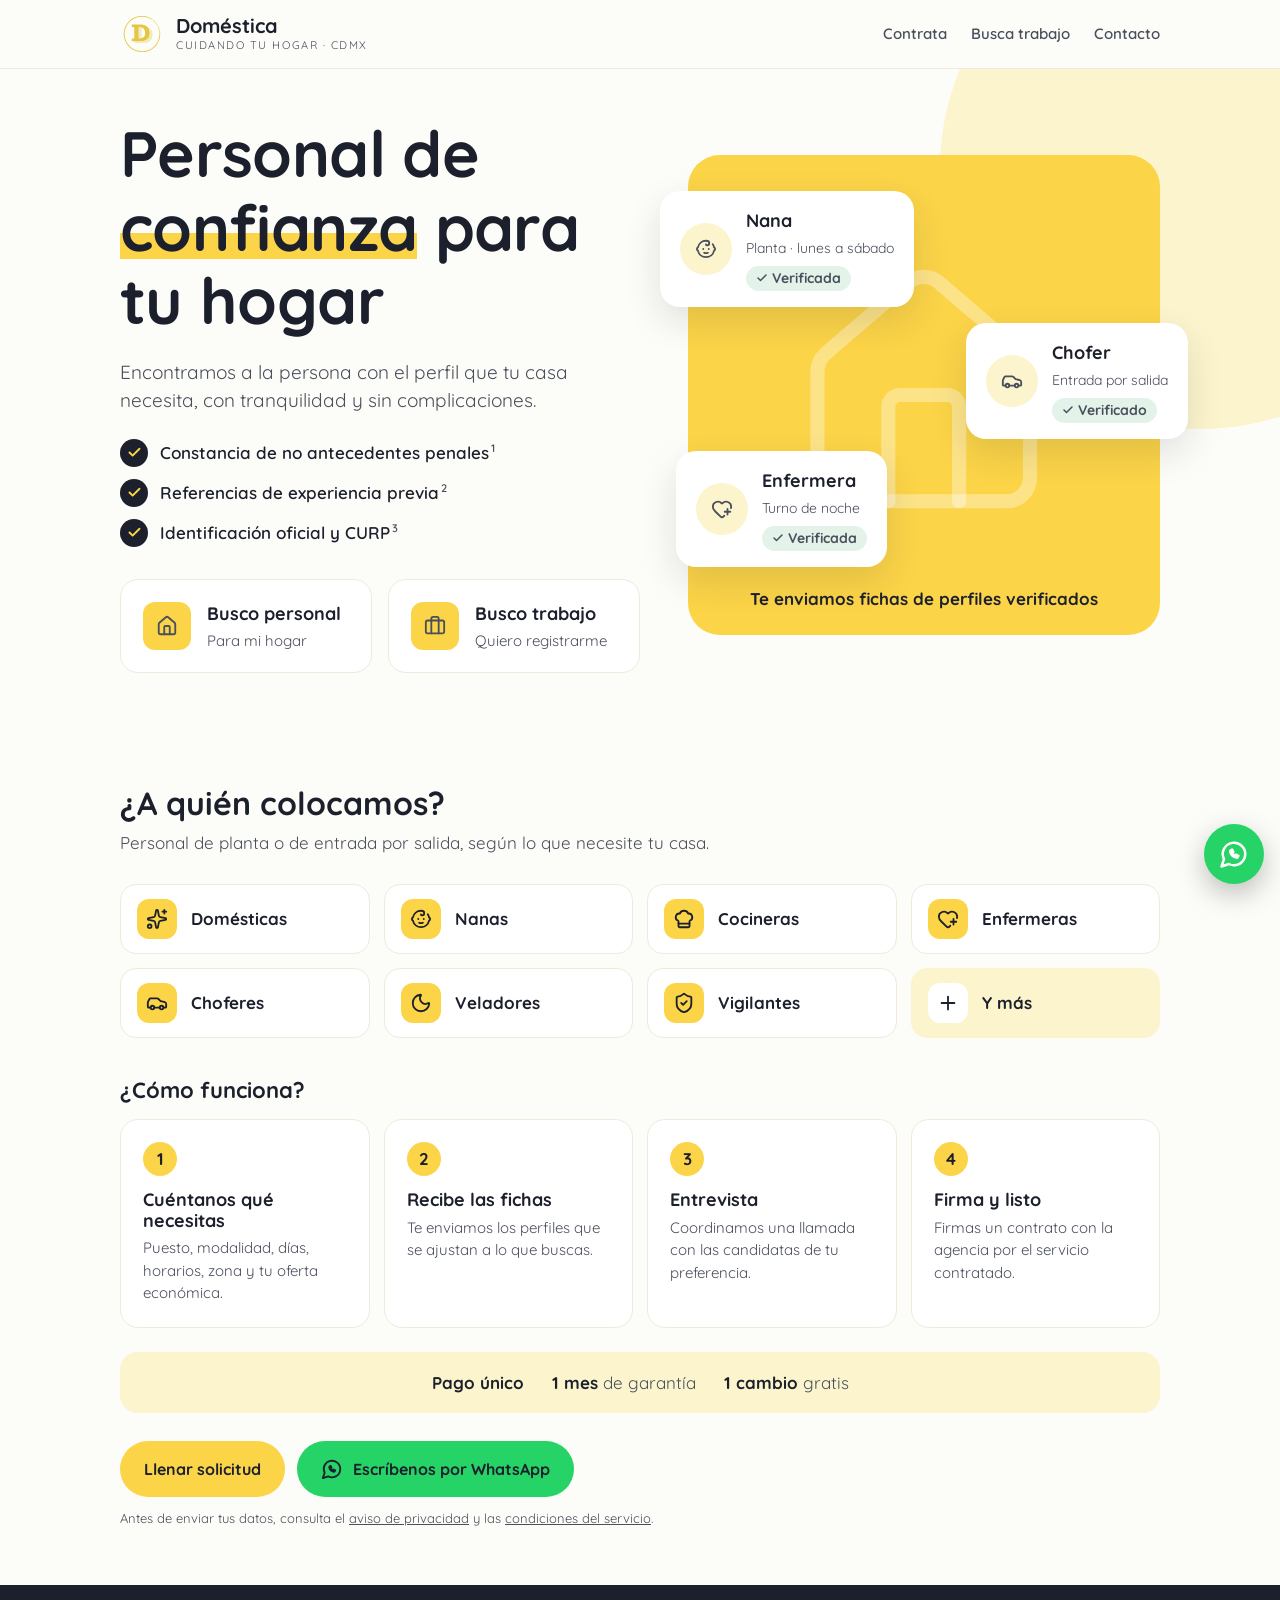
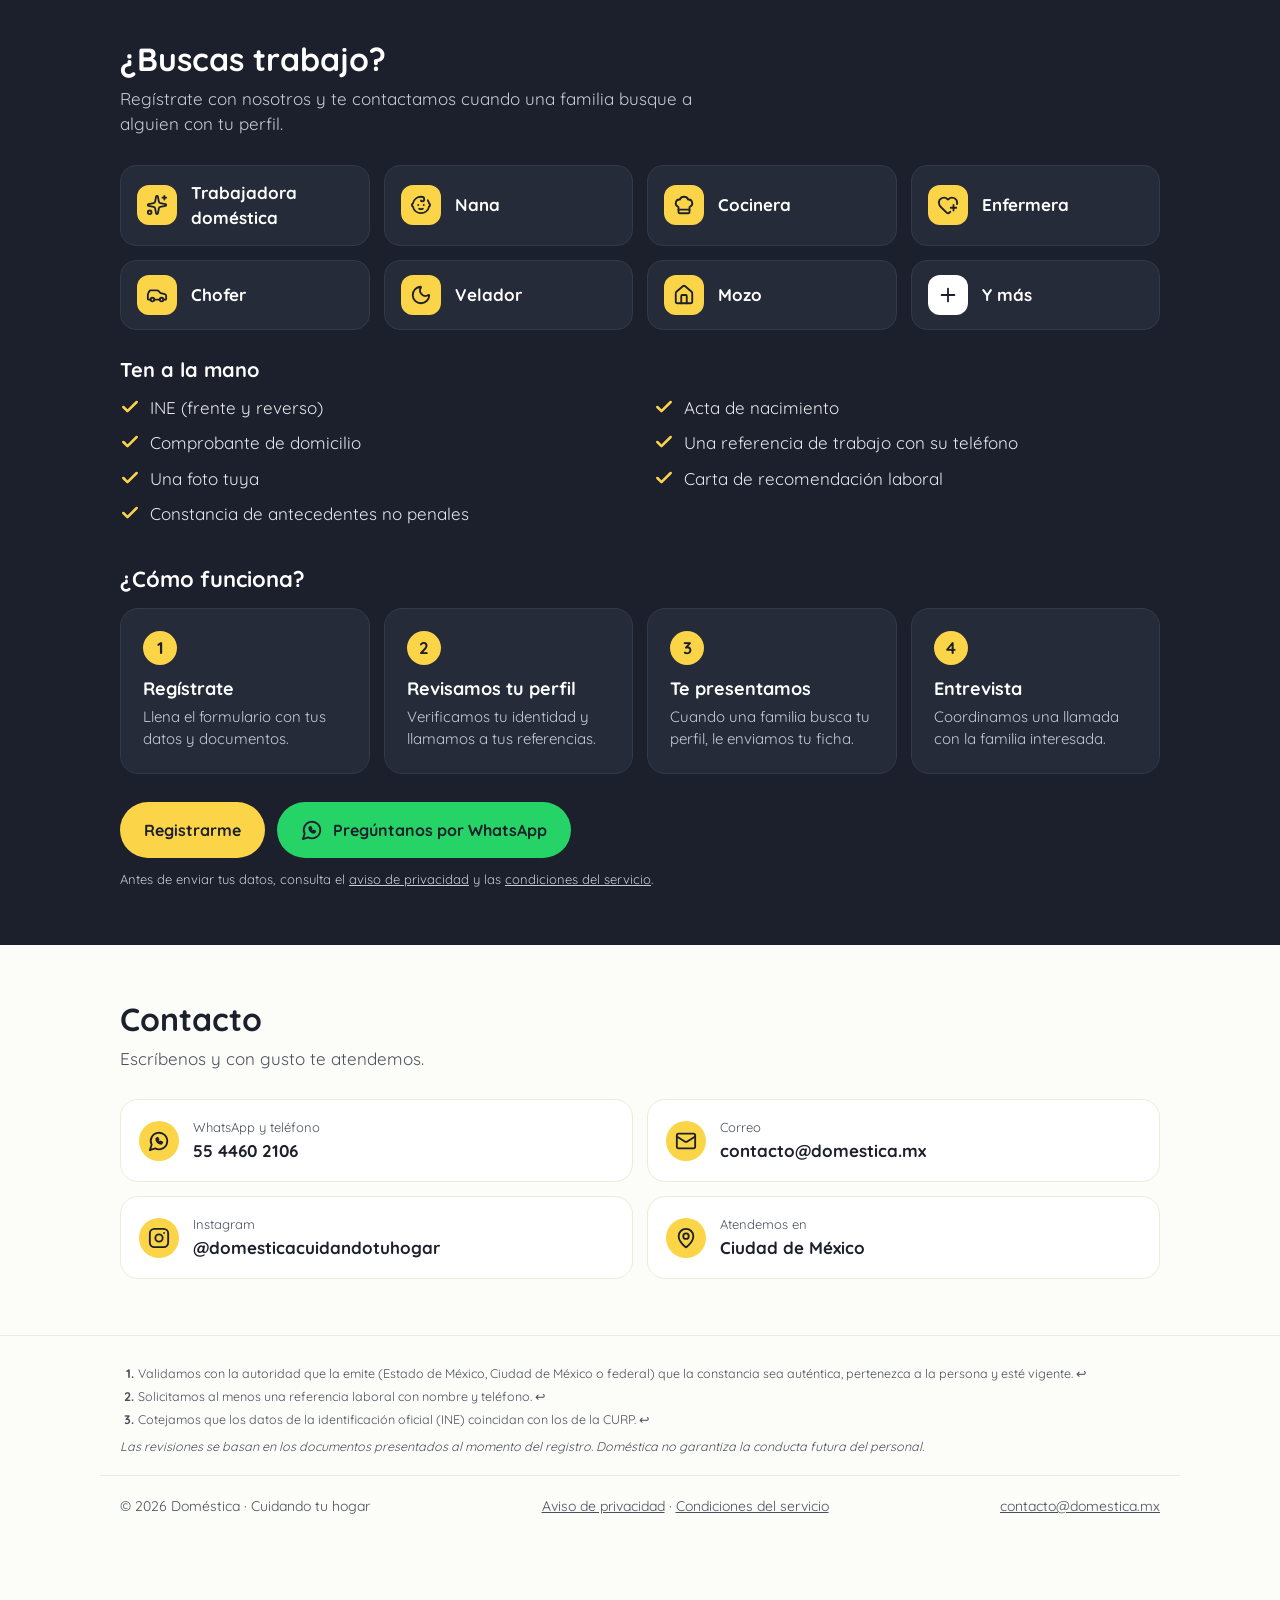
<file: index.html>
<!doctype html>
<html lang="es-MX">
<head>
  <meta charset="utf-8">
  <meta name="viewport" content="width=device-width, initial-scale=1">
  <title>Agencia de personal doméstico en CDMX · Doméstica</title>
  <meta name="description" content="Agencia de personal doméstico en CDMX: domésticas, nanas, cocineras, enfermeras, choferes y más. Personal verificado, 1 mes de garantía.">
  <meta property="og:title" content="Doméstica · Cuidando tu hogar">
  <meta property="og:description" content="Personal de confianza para tu hogar en CDMX. Y si buscas trabajo, regístrate con nosotros.">
  <meta property="og:url" content="https://domestica.mx/">
  <meta property="og:locale" content="es_MX">
  <meta property="og:type" content="website">
  <meta property="og:site_name" content="Doméstica">
  <meta property="og:image" content="https://domestica.mx/assets/og.png">
  <meta property="og:image:width" content="1200">
  <meta property="og:image:height" content="630">
  <meta property="og:image:alt" content="Doméstica · Personal de confianza para tu hogar en CDMX">
  <meta name="twitter:card" content="summary_large_image">
  <link rel="canonical" href="https://domestica.mx/">
  <link rel="icon" href="assets/logo.svg" type="image/svg+xml">
  <link rel="preload" href="assets/fonts/quicksand.ttf" as="font" type="font/ttf" crossorigin>
  <link rel="stylesheet" href="styles.css?v=2026-10-19d">
  <script type="application/ld+json">
  {
    "@context": "https://schema.org",
    "@type": "EmploymentAgency",
    "name": "Doméstica",
    "alternateName": "Doméstica Cuidando tu Hogar",
    "legalName": "Organización Blacktrex, S.A. de C.V.",
    "url": "https://domestica.mx/",
    "logo": "https://domestica.mx/assets/logo.svg",
    "image": "https://domestica.mx/assets/og.png",
    "description": "Agencia de personal doméstico en CDMX: domésticas, nanas, cocineras, enfermeras, choferes y más.",
    "telephone": "+52 55 4460 2106",
    "email": "contacto@domestica.mx",
    "areaServed": { "@type": "City", "name": "Ciudad de México" },
    "sameAs": ["https://www.instagram.com/domesticacuidandotuhogar/"]
  }
  </script>
</head>
<body>
  <!-- Icons: Lucide (ISC, assets/LICENSE-lucide.txt); whatsapp and instagram are simplified outlines. -->
  <svg width="0" height="0" style="position:absolute" aria-hidden="true">
    <symbol id="i-check" viewBox="0 0 24 24"><path d="M20 6 9 17l-5-5"/></symbol>
    <symbol id="i-sparkles" viewBox="0 0 24 24"><path d="M11.017 2.814a1 1 0 0 1 1.966 0l1.051 5.558a2 2 0 0 0 1.594 1.594l5.558 1.051a1 1 0 0 1 0 1.966l-5.558 1.051a2 2 0 0 0-1.594 1.594l-1.051 5.558a1 1 0 0 1-1.966 0l-1.051-5.558a2 2 0 0 0-1.594-1.594l-5.558-1.051a1 1 0 0 1 0-1.966l5.558-1.051a2 2 0 0 0 1.594-1.594z"/><path d="M20 2v4"/><path d="M22 4h-4"/><circle cx="4" cy="20" r="2"/></symbol>
    <symbol id="i-baby" viewBox="0 0 24 24"><path d="M10 16c.5.3 1.2.5 2 .5s1.5-.2 2-.5"/><path d="M15 12h.01"/><path d="M19.38 6.813A9 9 0 0 1 20.8 10.2a2 2 0 0 1 0 3.6 9 9 0 0 1-17.6 0 2 2 0 0 1 0-3.6A9 9 0 0 1 12 3c2 0 3.5 1.1 3.5 2.5s-.9 2.5-2 2.5c-.8 0-1.5-.4-1.5-1"/><path d="M9 12h.01"/></symbol>
    <symbol id="i-chef" viewBox="0 0 24 24"><path d="M17 21a1 1 0 0 0 1-1v-5.35c0-.457.316-.844.727-1.041a4 4 0 0 0-2.134-7.589 5 5 0 0 0-9.186 0 4 4 0 0 0-2.134 7.588c.411.198.727.585.727 1.041V20a1 1 0 0 0 1 1Z"/><path d="M6 17h12"/></symbol>
    <symbol id="i-heart-plus" viewBox="0 0 24 24"><path d="m14.479 19.374-.971.939a2 2 0 0 1-3 .019L5 15c-1.5-1.5-3-3.2-3-5.5a5.5 5.5 0 0 1 9.591-3.676.56.56 0 0 0 .818 0A5.49 5.49 0 0 1 22 9.5a5.2 5.2 0 0 1-.219 1.49"/><path d="M15 15h6"/><path d="M18 12v6"/></symbol>
    <symbol id="i-car" viewBox="0 0 24 24"><path d="M19 17h2c.6 0 1-.4 1-1v-3c0-.9-.7-1.7-1.5-1.9C18.7 10.6 16 10 16 10s-1.3-1.4-2.2-2.3c-.5-.4-1.1-.7-1.8-.7H5c-.6 0-1.1.4-1.4.9l-1.4 2.9A3.7 3.7 0 0 0 2 12v4c0 .6.4 1 1 1h2"/><circle cx="7" cy="17" r="2"/><path d="M9 17h6"/><circle cx="17" cy="17" r="2"/></symbol>
    <symbol id="i-moon" viewBox="0 0 24 24"><path d="M20.985 12.486a9 9 0 1 1-9.473-9.472c.405-.022.617.46.402.803a6 6 0 0 0 8.268 8.268c.344-.215.825-.004.803.401"/></symbol>
    <symbol id="i-shield" viewBox="0 0 24 24"><path d="M20 13c0 5-3.5 7.5-7.66 8.95a1 1 0 0 1-.67-.01C7.5 20.5 4 18 4 13V6a1 1 0 0 1 1-1c2 0 4.5-1.2 6.24-2.72a1.17 1.17 0 0 1 1.52 0C14.51 3.81 17 5 19 5a1 1 0 0 1 1 1z"/><path d="m9 12 2 2 4-4"/></symbol>
    <symbol id="i-plus" viewBox="0 0 24 24"><path d="M5 12h14"/><path d="M12 5v14"/></symbol>
    <symbol id="i-house" viewBox="0 0 24 24"><path d="M15 21v-8a1 1 0 0 0-1-1h-4a1 1 0 0 0-1 1v8"/><path d="M3 10a2 2 0 0 1 .709-1.528l7-6a2 2 0 0 1 2.582 0l7 6A2 2 0 0 1 21 10v9a2 2 0 0 1-2 2H5a2 2 0 0 1-2-2z"/></symbol>
    <symbol id="i-briefcase" viewBox="0 0 24 24"><path d="M16 20V4a2 2 0 0 0-2-2h-4a2 2 0 0 0-2 2v16"/><rect width="20" height="14" x="2" y="6" rx="2"/></symbol>
    <symbol id="i-phone" viewBox="0 0 24 24"><path d="M13.832 16.568a1 1 0 0 0 1.213-.303l.355-.465A2 2 0 0 1 17 15h3a2 2 0 0 1 2 2v3a2 2 0 0 1-2 2A18 18 0 0 1 2 4a2 2 0 0 1 2-2h3a2 2 0 0 1 2 2v3a2 2 0 0 1-.8 1.6l-.468.351a1 1 0 0 0-.292 1.233 14 14 0 0 0 6.392 6.384"/></symbol>
    <symbol id="i-mail" viewBox="0 0 24 24"><path d="m22 7-8.991 5.727a2 2 0 0 1-2.009 0L2 7"/><rect x="2" y="4" width="20" height="16" rx="2"/></symbol>
    <symbol id="i-pin" viewBox="0 0 24 24"><path d="M20 10c0 4.993-5.539 10.193-7.399 11.799a1 1 0 0 1-1.202 0C9.539 20.193 4 14.993 4 10a8 8 0 0 1 16 0"/><circle cx="12" cy="10" r="3"/></symbol>
    <symbol id="i-whatsapp" viewBox="0 0 24 24"><path d="M7.9 20A9 9 0 1 0 4 16.1L2 22Z"/><path d="M9 9.5c0 3 2.5 5.5 5.5 5.5l1-1.5-2-1-1 1c-1-.4-1.6-1-2-2l1-1-1-2L9 9.5Z"/></symbol>
    <symbol id="i-instagram" viewBox="0 0 24 24"><rect x="2" y="2" width="20" height="20" rx="5"/><circle cx="12" cy="12" r="4"/><path d="M17.5 6.5h.01"/></symbol>
  </svg>

  <header class="site-header">
    <div class="wrap">
      <a class="brand" href="#inicio">
        <img src="assets/logo.svg" alt="" width="44" height="44">
        <div>
          <div class="brand-name">Doméstica</div>
          <div class="brand-tag">Cuidando tu hogar · CDMX</div>
        </div>
      </a>
      <nav class="nav" aria-label="Secciones">
        <a href="#contratar">Contrata</a>
        <a href="#trabajar">Busca trabajo</a>
        <a href="#contacto">Contacto</a>
      </nav>
    </div>
  </header>

  <main>
    <section class="hero" id="inicio">
      <div class="wrap hero-grid">
        <div>
          <h1>Personal de <span class="mark">confianza</span> para tu hogar</h1>
          <p class="lead">Encontramos a la persona con el perfil que tu casa necesita, con tranquilidad y sin complicaciones.</p>
          <ul class="checks">
            <li><span class="check-dot"><svg class="icon"><use href="#i-check"/></svg></span><span>Constancia de no antecedentes penales<sup><a href="#nota-1" id="ref-1">1</a></sup></span></li>
            <li><span class="check-dot"><svg class="icon"><use href="#i-check"/></svg></span><span>Referencias de experiencia previa<sup><a href="#nota-2" id="ref-2">2</a></sup></span></li>
            <li><span class="check-dot"><svg class="icon"><use href="#i-check"/></svg></span><span>Identificación oficial y CURP<sup><a href="#nota-3" id="ref-3">3</a></sup></span></li>
          </ul>
          <div class="split">
            <a href="#contratar">
              <span class="tile-icon"><svg class="icon"><use href="#i-house"/></svg></span>
              <div><strong>Busco personal</strong><span>Para mi hogar</span></div>
            </a>
            <a href="#trabajar">
              <span class="tile-icon"><svg class="icon"><use href="#i-briefcase"/></svg></span>
              <div><strong>Busco trabajo</strong><span>Quiero registrarme</span></div>
            </a>
          </div>
        </div>

        <div class="hero-art" aria-hidden="true">
          <svg class="icon house"><use href="#i-house"/></svg>
          <div class="person-card">
            <span class="avatar"><svg class="icon"><use href="#i-baby"/></svg></span>
            <div><strong>Nana</strong><span>Planta · lunes a sábado</span><br><span class="badge"><svg class="icon"><use href="#i-check"/></svg>Verificada</span></div>
          </div>
          <div class="person-card">
            <span class="avatar"><svg class="icon"><use href="#i-car"/></svg></span>
            <div><strong>Chofer</strong><span>Entrada por salida</span><br><span class="badge"><svg class="icon"><use href="#i-check"/></svg>Verificado</span></div>
          </div>
          <div class="person-card">
            <span class="avatar"><svg class="icon"><use href="#i-heart-plus"/></svg></span>
            <div><strong>Enfermera</strong><span>Turno de noche</span><br><span class="badge"><svg class="icon"><use href="#i-check"/></svg>Verificada</span></div>
          </div>
          <p class="caption">Te enviamos fichas de perfiles verificados</p>
        </div>
      </div>
    </section>

    <section id="contratar">
      <div class="wrap">
        <h2 class="section-title">¿A quién colocamos?</h2>
        <p class="section-lead">Personal de planta o de entrada por salida, según lo que necesite tu casa.</p>
        <div class="tiles">
          <a class="tile" href="empleadas-domesticas.html"><span class="tile-icon"><svg class="icon"><use href="#i-sparkles"/></svg></span>Domésticas</a>
          <a class="tile" href="nanas.html"><span class="tile-icon"><svg class="icon"><use href="#i-baby"/></svg></span>Nanas</a>
          <a class="tile" href="cocineras.html"><span class="tile-icon"><svg class="icon"><use href="#i-chef"/></svg></span>Cocineras</a>
          <a class="tile" href="enfermeras-cuidadoras.html"><span class="tile-icon"><svg class="icon"><use href="#i-heart-plus"/></svg></span>Enfermeras</a>
          <a class="tile" href="choferes.html"><span class="tile-icon"><svg class="icon"><use href="#i-car"/></svg></span>Choferes</a>
          <a class="tile" href="veladores.html"><span class="tile-icon"><svg class="icon"><use href="#i-moon"/></svg></span>Veladores</a>
          <div class="tile"><span class="tile-icon"><svg class="icon"><use href="#i-shield"/></svg></span>Vigilantes</div>
          <div class="tile more"><span class="tile-icon"><svg class="icon"><use href="#i-plus"/></svg></span>Y más</div>
        </div>

        <h2 class="section-title subhead">¿Cómo funciona?</h2>
        <div class="steps">
          <div class="step"><h3>Cuéntanos qué necesitas</h3><p>Puesto, modalidad, días, horarios, zona y tu oferta económica.</p></div>
          <div class="step"><h3>Recibe las fichas</h3><p>Te enviamos los perfiles que se ajustan a lo que buscas.</p></div>
          <div class="step"><h3>Entrevista</h3><p>Coordinamos una llamada con las candidatas de tu preferencia.</p></div>
          <div class="step"><h3>Firma y listo</h3><p>Firmas un contrato con la agencia por el servicio contratado.</p></div>
        </div>

        <p class="price">
          <span><b>Pago único</b></span>
          <span><b>1 mes</b> de garantía</span>
          <span><b>1 cambio</b> gratis</span>
        </p>

        <div class="btn-row cta">
          <a class="btn btn-primary" href="solicitud.html">Llenar solicitud</a>
          <a class="btn btn-wa" href="https://wa.me/525544602106?text=Hola%2C%20me%20interesa%20contratar%20personal%20para%20mi%20hogar." target="_blank" rel="noopener"><svg class="icon"><use href="#i-whatsapp"/></svg>Escríbenos por WhatsApp</a>
        </div>
        <p class="form-note">Antes de enviar tus datos, consulta el <a href="privacidad.html">aviso de privacidad</a> y las <a href="condiciones.html">condiciones del servicio</a>.</p>
      </div>
    </section>

    <section class="workers" id="trabajar">
      <div class="wrap">
        <h2 class="section-title">¿Buscas trabajo?</h2>
        <p class="section-lead">Regístrate con nosotros y te contactamos cuando una familia busque a alguien con tu perfil.</p>

        <div class="tiles">
          <div class="tile"><span class="tile-icon"><svg class="icon"><use href="#i-sparkles"/></svg></span>Trabajadora doméstica</div>
          <div class="tile"><span class="tile-icon"><svg class="icon"><use href="#i-baby"/></svg></span>Nana</div>
          <div class="tile"><span class="tile-icon"><svg class="icon"><use href="#i-chef"/></svg></span>Cocinera</div>
          <div class="tile"><span class="tile-icon"><svg class="icon"><use href="#i-heart-plus"/></svg></span>Enfermera</div>
          <div class="tile"><span class="tile-icon"><svg class="icon"><use href="#i-car"/></svg></span>Chofer</div>
          <div class="tile"><span class="tile-icon"><svg class="icon"><use href="#i-moon"/></svg></span>Velador</div>
          <div class="tile"><span class="tile-icon"><svg class="icon"><use href="#i-house"/></svg></span>Mozo</div>
          <div class="tile more"><span class="tile-icon"><svg class="icon"><use href="#i-plus"/></svg></span>Y más</div>
        </div>

        <div class="docs">
          <div>
            <h3>Ten a la mano</h3>
            <ul>
              <li><svg class="icon"><use href="#i-check"/></svg>INE (frente y reverso)</li>
              <li><svg class="icon"><use href="#i-check"/></svg>Acta de nacimiento</li>
              <li><svg class="icon"><use href="#i-check"/></svg>Comprobante de domicilio</li>
              <li><svg class="icon"><use href="#i-check"/></svg>Una referencia de trabajo con su teléfono</li>
              <li><svg class="icon"><use href="#i-check"/></svg>Una foto tuya</li>
              <li><svg class="icon"><use href="#i-check"/></svg>Carta de recomendación laboral</li>
              <li><svg class="icon"><use href="#i-check"/></svg>Constancia de antecedentes no penales</li>
            </ul>
          </div>
        </div>

        <h2 class="section-title subhead">¿Cómo funciona?</h2>
        <div class="steps">
          <div class="step"><h3>Regístrate</h3><p>Llena el formulario con tus datos y documentos.</p></div>
          <div class="step"><h3>Revisamos tu perfil</h3><p>Verificamos tu identidad y llamamos a tus referencias.</p></div>
          <div class="step"><h3>Te presentamos</h3><p>Cuando una familia busca tu perfil, le enviamos tu ficha.</p></div>
          <div class="step"><h3>Entrevista</h3><p>Coordinamos una llamada con la familia interesada.</p></div>
        </div>

        <div class="btn-row cta">
          <a class="btn btn-primary" href="registro.html">Registrarme</a>
          <a class="btn btn-wa" href="https://wa.me/525544602106?text=Hola%2C%20me%20interesa%20trabajar%20con%20Dom%C3%A9stica." target="_blank" rel="noopener"><svg class="icon"><use href="#i-whatsapp"/></svg>Pregúntanos por WhatsApp</a>
        </div>
        <p class="form-note">Antes de enviar tus datos, consulta el <a href="privacidad.html">aviso de privacidad</a> y las <a href="condiciones.html">condiciones del servicio</a>.</p>
      </div>
    </section>

    <section id="contacto">
      <div class="wrap">
        <h2 class="section-title">Contacto</h2>
        <p class="section-lead">Escríbenos y con gusto te atendemos.</p>
        <div class="contact-grid">
          <a class="contact-item" href="https://wa.me/525544602106" target="_blank" rel="noopener">
            <span class="tile-icon"><svg class="icon"><use href="#i-whatsapp"/></svg></span>
            <div><small>WhatsApp y teléfono</small><strong>55 4460 2106</strong></div>
          </a>
          <a class="contact-item" href="mailto:contacto@domestica.mx">
            <span class="tile-icon"><svg class="icon"><use href="#i-mail"/></svg></span>
            <div><small>Correo</small><strong>contacto@domestica.mx</strong></div>
          </a>
          <a class="contact-item" href="https://www.instagram.com/domesticacuidandotuhogar/" target="_blank" rel="noopener">
            <span class="tile-icon"><svg class="icon"><use href="#i-instagram"/></svg></span>
            <div><small>Instagram</small><strong>@domesticacuidandotuhogar</strong></div>
          </a>
          <div class="contact-item">
            <span class="tile-icon"><svg class="icon"><use href="#i-pin"/></svg></span>
            <div><small>Atendemos en</small><strong>Ciudad de México</strong></div>
          </div>
        </div>
      </div>
    </section>
  </main>

  <footer>
    <div class="wrap notes">
      <ol class="footnotes">
        <li id="nota-1">Validamos con la autoridad que la emite (Estado de México, Ciudad de México o federal) que la constancia sea auténtica, pertenezca a la persona y esté vigente. <a href="#ref-1" aria-label="Volver">↩</a></li>
        <li id="nota-2">Solicitamos al menos una referencia laboral con nombre y teléfono. <a href="#ref-2" aria-label="Volver">↩</a></li>
        <li id="nota-3">Cotejamos que los datos de la identificación oficial (INE) coincidan con los de la CURP. <a href="#ref-3" aria-label="Volver">↩</a></li>
      </ol>
      <p class="disclaimer">Las revisiones se basan en los documentos presentados al momento del registro. Doméstica no garantiza la conducta futura del personal.</p>
    </div>
    <div class="wrap">
      <span>© 2026 Doméstica · Cuidando tu hogar</span>
      <span class="legal-links"><a href="privacidad.html">Aviso de privacidad</a> · <a href="condiciones.html">Condiciones del servicio</a></span>
      <a href="mailto:contacto@domestica.mx">contacto@domestica.mx</a>
    </div>
  </footer>

  <a class="fab" href="https://wa.me/525544602106" target="_blank" rel="noopener" aria-label="Escríbenos por WhatsApp"><svg class="icon"><use href="#i-whatsapp"/></svg></a>
</body>
</html>
</file>
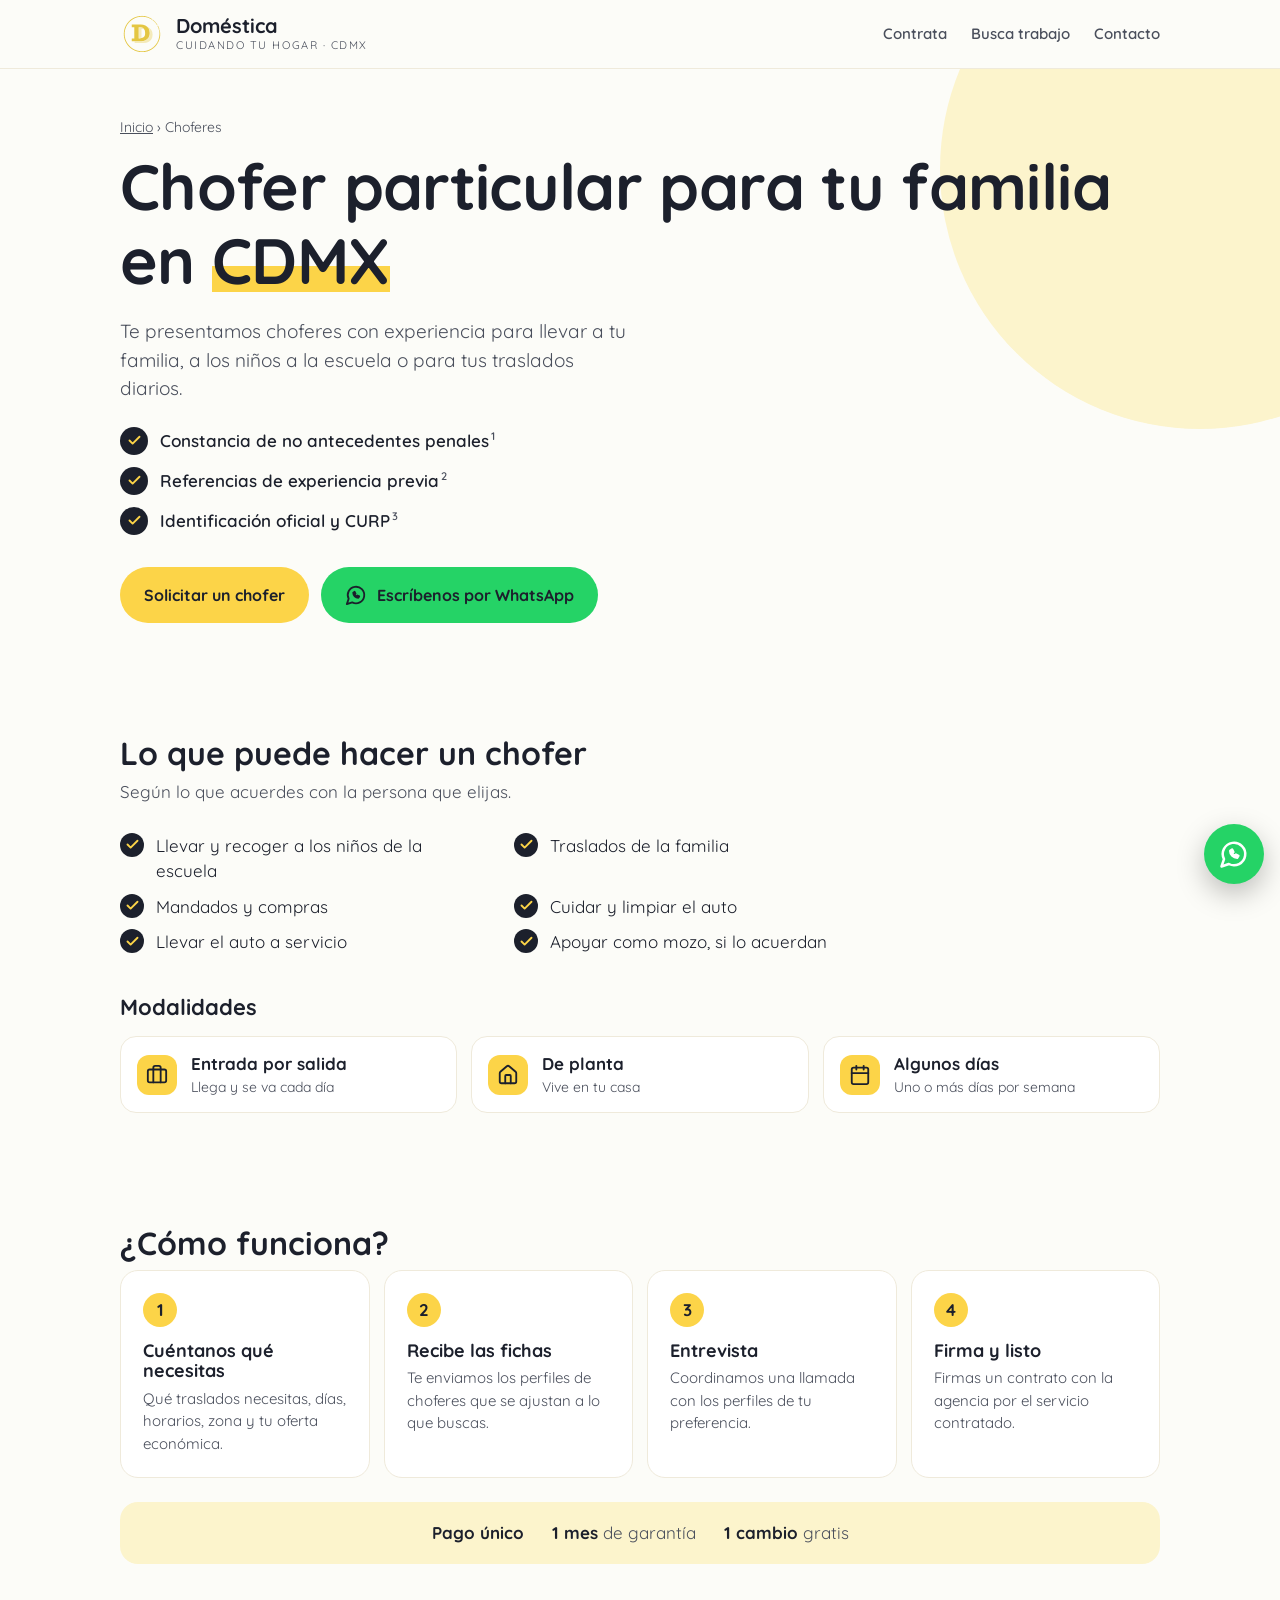
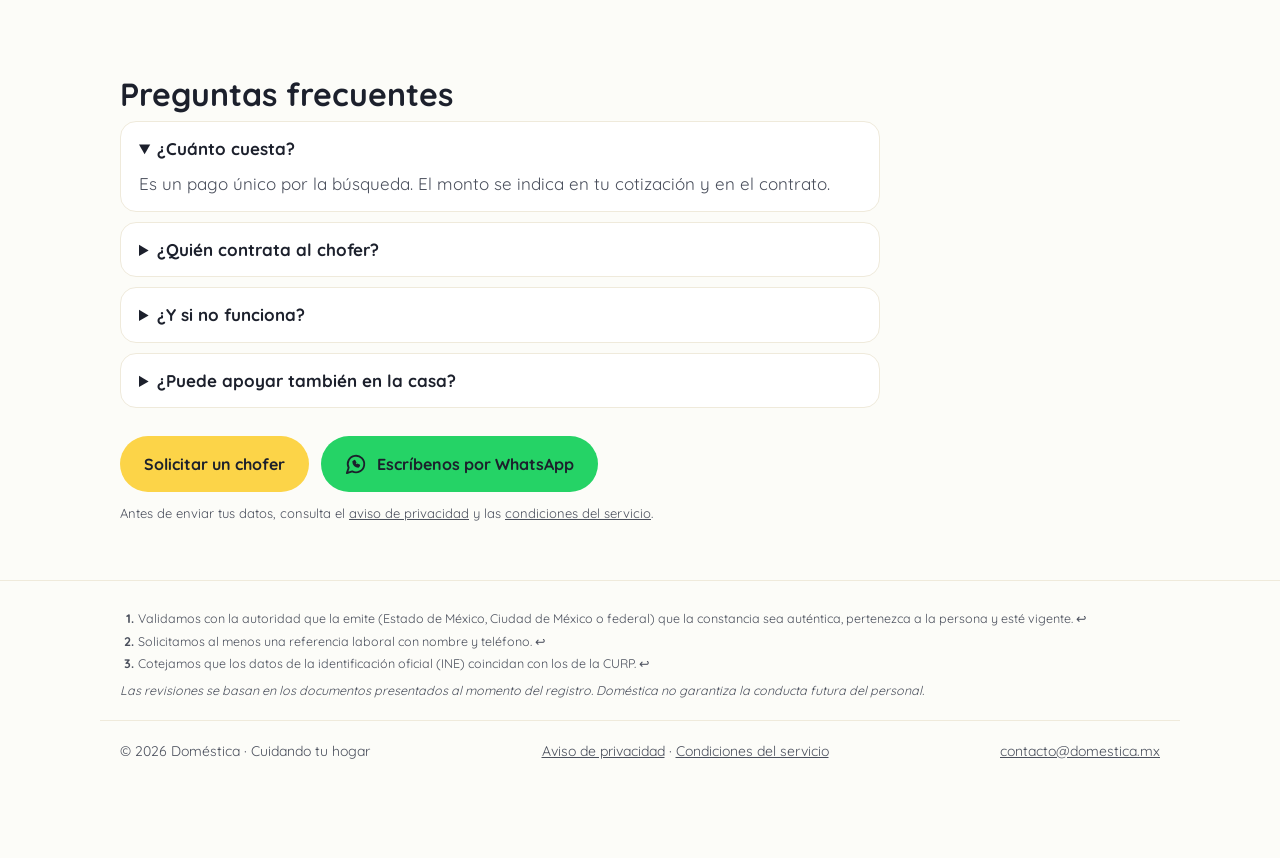
<file: choferes.html>
<!doctype html>
<html lang="es-MX">
<head>
  <meta charset="utf-8">
  <meta name="viewport" content="width=device-width, initial-scale=1">
  <title>Chofer particular para tu familia en CDMX · Doméstica</title>
  <meta name="description" content="Chofer particular en CDMX para llevar a tu familia, a los niños a la escuela o para tus traslados. Revisamos constancia de no antecedentes penales, referencias e identificación.">
  <meta property="og:title" content="Chofer particular para tu familia en CDMX · Doméstica">
  <meta property="og:description" content="Chofer particular en CDMX para llevar a tu familia, a los niños a la escuela o para tus traslados. Revisamos constancia de no antecedentes penales, referencias e identificación.">
  <meta property="og:url" content="https://domestica.mx/choferes">
  <meta property="og:locale" content="es_MX">
  <meta property="og:type" content="website">
  <meta property="og:site_name" content="Doméstica">
  <meta property="og:image" content="https://domestica.mx/assets/og.png">
  <meta property="og:image:width" content="1200">
  <meta property="og:image:height" content="630">
  <meta name="twitter:card" content="summary_large_image">
  <link rel="canonical" href="https://domestica.mx/choferes">
  <link rel="icon" href="assets/logo.svg" type="image/svg+xml">
  <link rel="preload" href="assets/fonts/quicksand.ttf" as="font" type="font/ttf" crossorigin>
  <link rel="stylesheet" href="styles.css?v=2026-10-19d">
</head>
<body>
  <!-- Icons: Lucide (ISC, assets/LICENSE-lucide.txt); whatsapp is a simplified outline. -->
  <svg width="0" height="0" style="position:absolute" aria-hidden="true">
    <symbol id="i-briefcase" viewBox="0 0 24 24"><path d="M16 20V4a2 2 0 0 0-2-2h-4a2 2 0 0 0-2 2v16"/><rect width="20" height="14" x="2" y="6" rx="2"/></symbol>
    <symbol id="i-calendar" viewBox="0 0 24 24"><path d="M8 2v4"/><path d="M16 2v4"/><rect width="18" height="18" x="3" y="4" rx="2"/><path d="M3 10h18"/></symbol>
    <symbol id="i-check" viewBox="0 0 24 24"><path d="M20 6 9 17l-5-5"/></symbol>
    <symbol id="i-house" viewBox="0 0 24 24"><path d="M15 21v-8a1 1 0 0 0-1-1h-4a1 1 0 0 0-1 1v8"/><path d="M3 10a2 2 0 0 1 .709-1.528l7-6a2 2 0 0 1 2.582 0l7 6A2 2 0 0 1 21 10v9a2 2 0 0 1-2 2H5a2 2 0 0 1-2-2z"/></symbol>
    <symbol id="i-whatsapp" viewBox="0 0 24 24"><path d="M7.9 20A9 9 0 1 0 4 16.1L2 22Z"/><path d="M9 9.5c0 3 2.5 5.5 5.5 5.5l1-1.5-2-1-1 1c-1-.4-1.6-1-2-2l1-1-1-2L9 9.5Z"/></symbol>
  </svg>

  <header class="site-header">
    <div class="wrap">
      <a class="brand" href="index.html">
        <img src="assets/logo.svg" alt="" width="44" height="44">
        <div>
          <div class="brand-name">Doméstica</div>
          <div class="brand-tag">Cuidando tu hogar · CDMX</div>
        </div>
      </a>
      <nav class="nav" aria-label="Secciones">
        <a href="index.html#contratar">Contrata</a>
        <a href="index.html#trabajar">Busca trabajo</a>
        <a href="index.html#contacto">Contacto</a>
      </nav>
    </div>
  </header>

  <main>
    <section class="hero" id="inicio">
      <div class="wrap">
        <p class="crumbs"><a href="index.html">Inicio</a> › Choferes</p>
        <h1>Chofer particular para tu familia en <span class="mark">CDMX</span></h1>
        <p class="lead">Te presentamos choferes con experiencia para llevar a tu familia, a los niños a la escuela o para tus traslados diarios.</p>
        <ul class="checks">
          <li><span class="check-dot"><svg class="icon"><use href="#i-check"/></svg></span><span>Constancia de no antecedentes penales<sup><a href="#nota-1" id="ref-1">1</a></sup></span></li>
          <li><span class="check-dot"><svg class="icon"><use href="#i-check"/></svg></span><span>Referencias de experiencia previa<sup><a href="#nota-2" id="ref-2">2</a></sup></span></li>
          <li><span class="check-dot"><svg class="icon"><use href="#i-check"/></svg></span><span>Identificación oficial y CURP<sup><a href="#nota-3" id="ref-3">3</a></sup></span></li>
        </ul>
        <div class="btn-row">
          <a class="btn btn-primary" href="solicitud.html">Solicitar un chofer</a>
          <a class="btn btn-wa" href="https://wa.me/525544602106?text=Hola%2C%20busco%20un%20chofer%20particular." target="_blank" rel="noopener"><svg class="icon"><use href="#i-whatsapp"/></svg>Escríbenos por WhatsApp</a>
        </div>
      </div>
    </section>

    <section>
      <div class="wrap">
        <h2 class="section-title">Lo que puede hacer un chofer</h2>
        <p class="section-lead">Según lo que acuerdes con la persona que elijas.</p>
        <ul class="tasks">
          <li><span class="check-dot"><svg class="icon"><use href="#i-check"/></svg></span>Llevar y recoger a los niños de la escuela</li>
          <li><span class="check-dot"><svg class="icon"><use href="#i-check"/></svg></span>Traslados de la familia</li>
          <li><span class="check-dot"><svg class="icon"><use href="#i-check"/></svg></span>Mandados y compras</li>
          <li><span class="check-dot"><svg class="icon"><use href="#i-check"/></svg></span>Cuidar y limpiar el auto</li>
          <li><span class="check-dot"><svg class="icon"><use href="#i-check"/></svg></span>Llevar el auto a servicio</li>
          <li><span class="check-dot"><svg class="icon"><use href="#i-check"/></svg></span>Apoyar como mozo, si lo acuerdan</li>
        </ul>

        <h2 class="section-title subhead">Modalidades</h2>
        <div class="tiles three">
          <div class="tile"><span class="tile-icon"><svg class="icon"><use href="#i-briefcase"/></svg></span><div>Entrada por salida<small>Llega y se va cada día</small></div></div>
          <div class="tile"><span class="tile-icon"><svg class="icon"><use href="#i-house"/></svg></span><div>De planta<small>Vive en tu casa</small></div></div>
          <div class="tile"><span class="tile-icon"><svg class="icon"><use href="#i-calendar"/></svg></span><div>Algunos días<small>Uno o más días por semana</small></div></div>
        </div>
      </div>
    </section>

    <section>
      <div class="wrap">
        <h2 class="section-title">¿Cómo funciona?</h2>
        <div class="steps">
          <div class="step"><h3>Cuéntanos qué necesitas</h3><p>Qué traslados necesitas, días, horarios, zona y tu oferta económica.</p></div>
          <div class="step"><h3>Recibe las fichas</h3><p>Te enviamos los perfiles de choferes que se ajustan a lo que buscas.</p></div>
          <div class="step"><h3>Entrevista</h3><p>Coordinamos una llamada con los perfiles de tu preferencia.</p></div>
          <div class="step"><h3>Firma y listo</h3><p>Firmas un contrato con la agencia por el servicio contratado.</p></div>
        </div>
        <p class="price">
          <span><b>Pago único</b></span>
          <span><b>1 mes</b> de garantía</span>
          <span><b>1 cambio</b> gratis</span>
        </p>
      </div>
    </section>

    <section>
      <div class="wrap">
        <h2 class="section-title">Preguntas frecuentes</h2>
        <div class="faq">
          <details open>
            <summary>¿Cuánto cuesta?</summary>
            <p>Es un pago único por la búsqueda. El monto se indica en tu cotización y en el contrato.</p>
          </details>
          <details>
            <summary>¿Quién contrata al chofer?</summary>
            <p>Tú. La relación de trabajo es entre tu familia y la persona que eliges; nosotros hacemos la selección. Consulta las <a href="condiciones.html">condiciones del servicio</a>.</p>
          </details>
          <details>
            <summary>¿Y si no funciona?</summary>
            <p>Durante el primer mes puedes pedir un cambio gratis para el mismo puesto y en las mismas condiciones.</p>
          </details>
          <details>
            <summary>¿Puede apoyar también en la casa?</summary>
            <p>Sí, hay perfiles de chofer que también apoyan como mozo. Dinos qué tareas necesitas.</p>
          </details>
        </div>
        <div class="btn-row cta">
          <a class="btn btn-primary" href="solicitud.html">Solicitar un chofer</a>
          <a class="btn btn-wa" href="https://wa.me/525544602106?text=Hola%2C%20busco%20un%20chofer%20particular." target="_blank" rel="noopener"><svg class="icon"><use href="#i-whatsapp"/></svg>Escríbenos por WhatsApp</a>
        </div>
        <p class="form-note">Antes de enviar tus datos, consulta el <a href="privacidad.html">aviso de privacidad</a> y las <a href="condiciones.html">condiciones del servicio</a>.</p>
      </div>
    </section>
  </main>

  <footer>
    <div class="wrap notes">
      <ol class="footnotes">
        <li id="nota-1">Validamos con la autoridad que la emite (Estado de México, Ciudad de México o federal) que la constancia sea auténtica, pertenezca a la persona y esté vigente. <a href="#ref-1" aria-label="Volver">↩</a></li>
        <li id="nota-2">Solicitamos al menos una referencia laboral con nombre y teléfono. <a href="#ref-2" aria-label="Volver">↩</a></li>
        <li id="nota-3">Cotejamos que los datos de la identificación oficial (INE) coincidan con los de la CURP. <a href="#ref-3" aria-label="Volver">↩</a></li>
      </ol>
      <p class="disclaimer">Las revisiones se basan en los documentos presentados al momento del registro. Doméstica no garantiza la conducta futura del personal.</p>
    </div>
    <div class="wrap">
      <span>© 2026 Doméstica · Cuidando tu hogar</span>
      <span class="legal-links"><a href="privacidad.html">Aviso de privacidad</a> · <a href="condiciones.html">Condiciones del servicio</a></span>
      <a href="mailto:contacto@domestica.mx">contacto@domestica.mx</a>
    </div>
  </footer>

  <a class="fab" href="https://wa.me/525544602106" target="_blank" rel="noopener" aria-label="Escríbenos por WhatsApp"><svg class="icon"><use href="#i-whatsapp"/></svg></a>
</body>
</html>
</file>
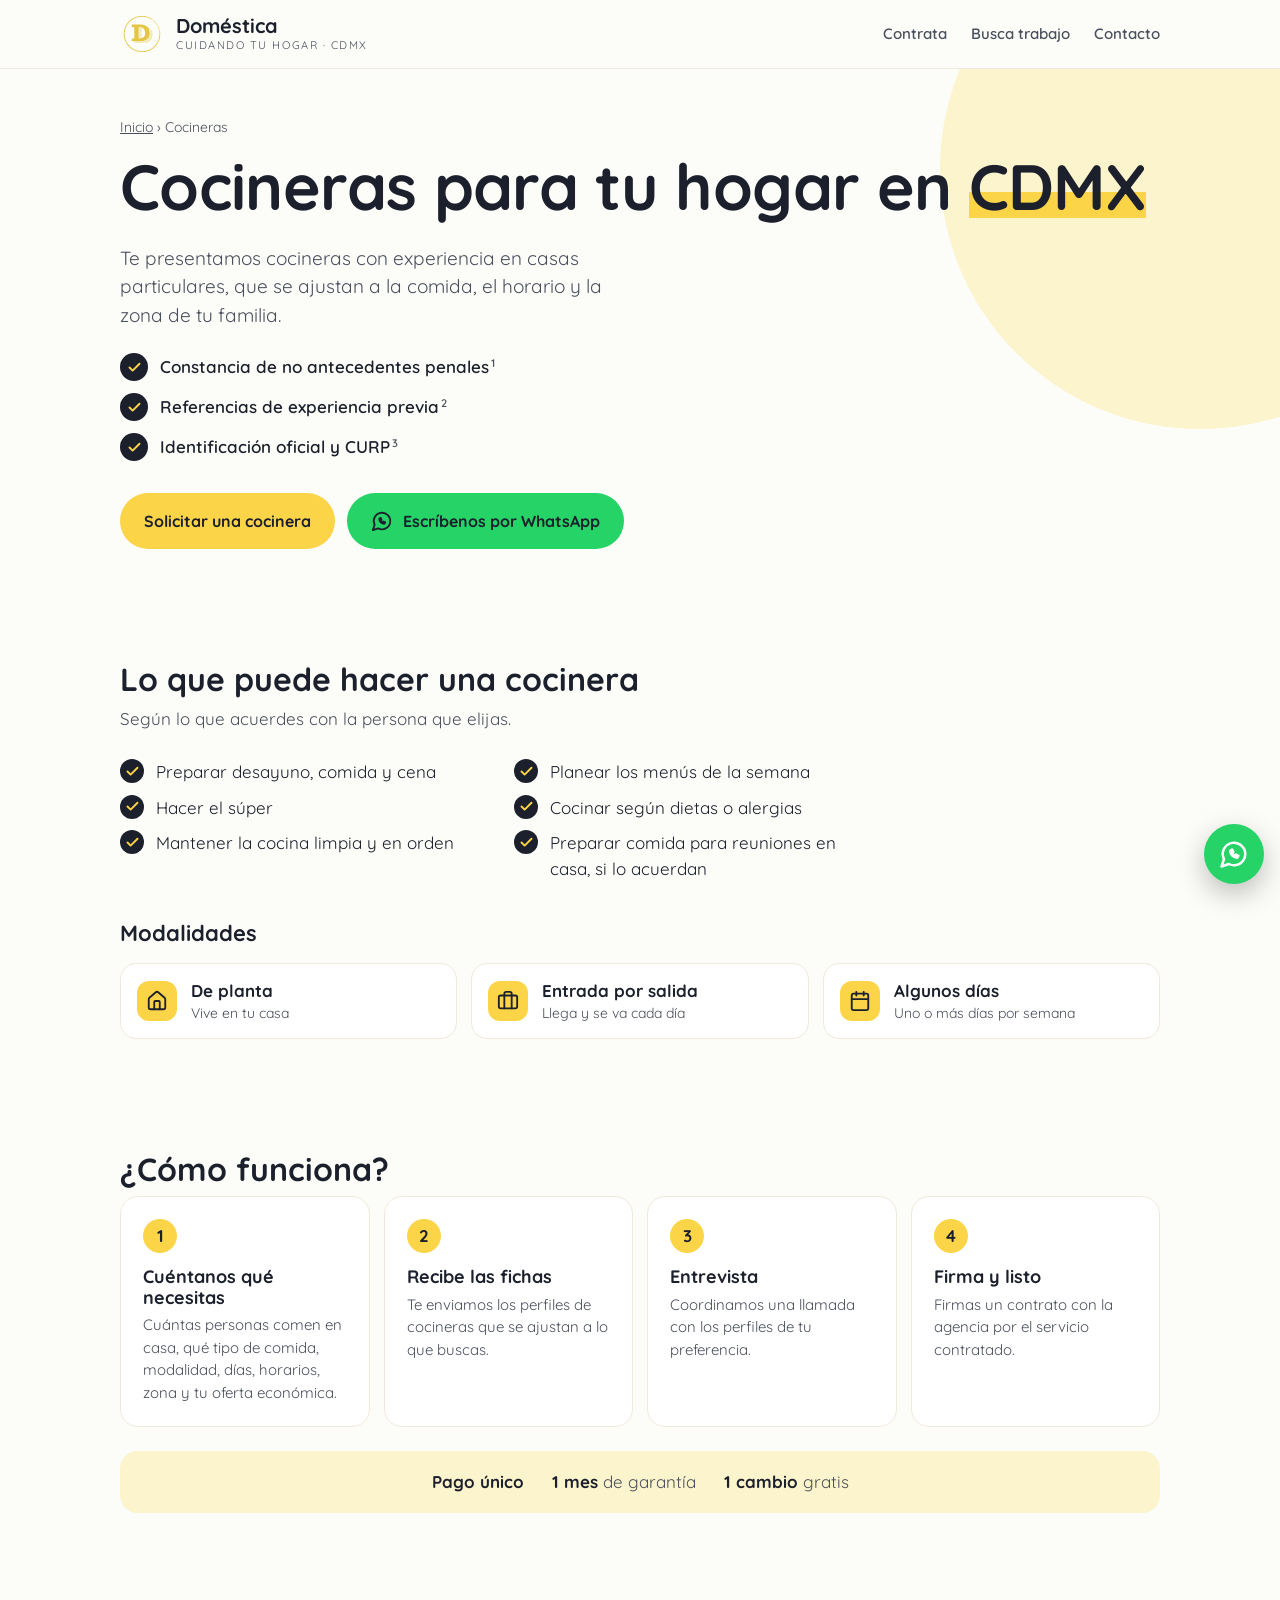
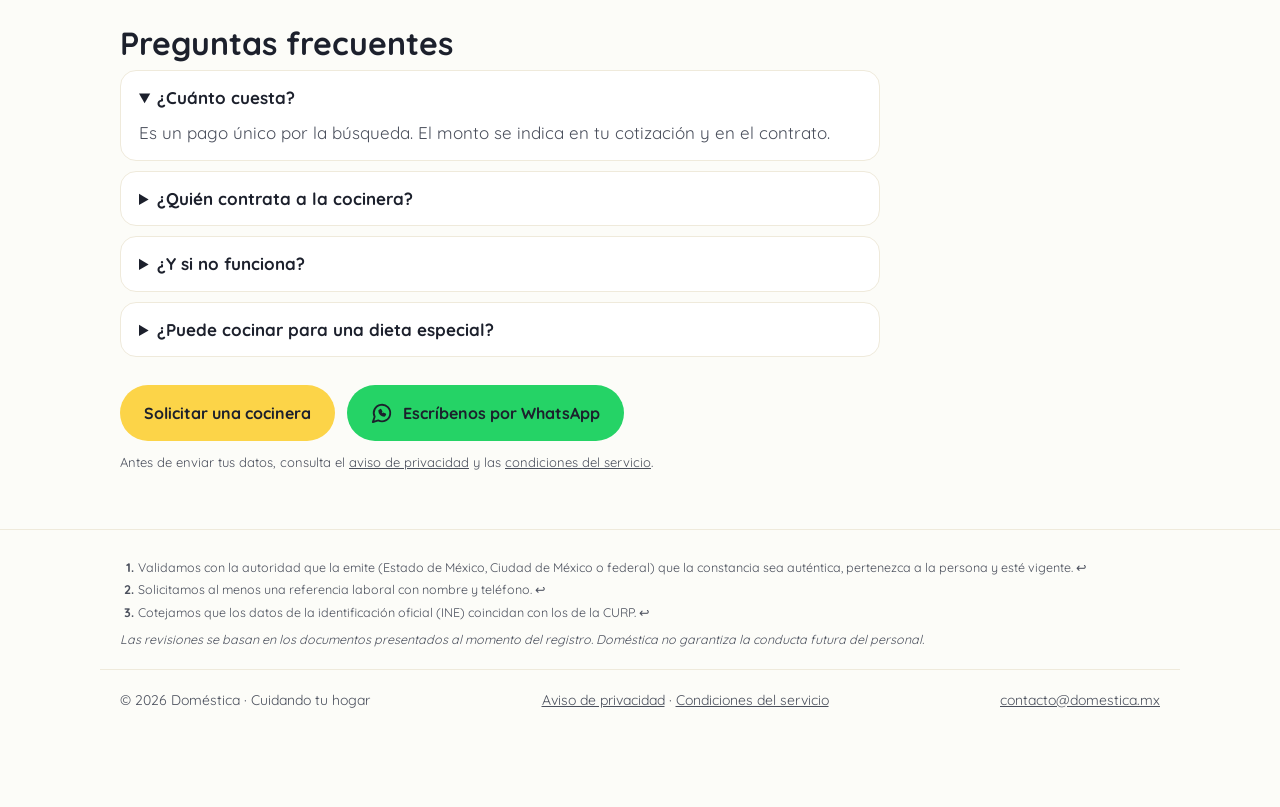
<file: cocineras.html>
<!doctype html>
<html lang="es-MX">
<head>
  <meta charset="utf-8">
  <meta name="viewport" content="width=device-width, initial-scale=1">
  <title>Cocineras para tu hogar en CDMX · Doméstica</title>
  <meta name="description" content="Cocineras de planta o de entrada por salida en CDMX. Revisamos constancia de no antecedentes penales, referencias e identificación. 1 mes de garantía.">
  <meta property="og:title" content="Cocineras para tu hogar en CDMX · Doméstica">
  <meta property="og:description" content="Cocineras de planta o de entrada por salida en CDMX. Revisamos constancia de no antecedentes penales, referencias e identificación. 1 mes de garantía.">
  <meta property="og:url" content="https://domestica.mx/cocineras">
  <meta property="og:locale" content="es_MX">
  <meta property="og:type" content="website">
  <meta property="og:site_name" content="Doméstica">
  <meta property="og:image" content="https://domestica.mx/assets/og.png">
  <meta property="og:image:width" content="1200">
  <meta property="og:image:height" content="630">
  <meta name="twitter:card" content="summary_large_image">
  <link rel="canonical" href="https://domestica.mx/cocineras">
  <link rel="icon" href="assets/logo.svg" type="image/svg+xml">
  <link rel="preload" href="assets/fonts/quicksand.ttf" as="font" type="font/ttf" crossorigin>
  <link rel="stylesheet" href="styles.css?v=2026-10-19d">
</head>
<body>
  <!-- Icons: Lucide (ISC, assets/LICENSE-lucide.txt); whatsapp is a simplified outline. -->
  <svg width="0" height="0" style="position:absolute" aria-hidden="true">
    <symbol id="i-briefcase" viewBox="0 0 24 24"><path d="M16 20V4a2 2 0 0 0-2-2h-4a2 2 0 0 0-2 2v16"/><rect width="20" height="14" x="2" y="6" rx="2"/></symbol>
    <symbol id="i-calendar" viewBox="0 0 24 24"><path d="M8 2v4"/><path d="M16 2v4"/><rect width="18" height="18" x="3" y="4" rx="2"/><path d="M3 10h18"/></symbol>
    <symbol id="i-check" viewBox="0 0 24 24"><path d="M20 6 9 17l-5-5"/></symbol>
    <symbol id="i-house" viewBox="0 0 24 24"><path d="M15 21v-8a1 1 0 0 0-1-1h-4a1 1 0 0 0-1 1v8"/><path d="M3 10a2 2 0 0 1 .709-1.528l7-6a2 2 0 0 1 2.582 0l7 6A2 2 0 0 1 21 10v9a2 2 0 0 1-2 2H5a2 2 0 0 1-2-2z"/></symbol>
    <symbol id="i-whatsapp" viewBox="0 0 24 24"><path d="M7.9 20A9 9 0 1 0 4 16.1L2 22Z"/><path d="M9 9.5c0 3 2.5 5.5 5.5 5.5l1-1.5-2-1-1 1c-1-.4-1.6-1-2-2l1-1-1-2L9 9.5Z"/></symbol>
  </svg>

  <header class="site-header">
    <div class="wrap">
      <a class="brand" href="index.html">
        <img src="assets/logo.svg" alt="" width="44" height="44">
        <div>
          <div class="brand-name">Doméstica</div>
          <div class="brand-tag">Cuidando tu hogar · CDMX</div>
        </div>
      </a>
      <nav class="nav" aria-label="Secciones">
        <a href="index.html#contratar">Contrata</a>
        <a href="index.html#trabajar">Busca trabajo</a>
        <a href="index.html#contacto">Contacto</a>
      </nav>
    </div>
  </header>

  <main>
    <section class="hero" id="inicio">
      <div class="wrap">
        <p class="crumbs"><a href="index.html">Inicio</a> › Cocineras</p>
        <h1>Cocineras para tu hogar en <span class="mark">CDMX</span></h1>
        <p class="lead">Te presentamos cocineras con experiencia en casas particulares, que se ajustan a la comida, el horario y la zona de tu familia.</p>
        <ul class="checks">
          <li><span class="check-dot"><svg class="icon"><use href="#i-check"/></svg></span><span>Constancia de no antecedentes penales<sup><a href="#nota-1" id="ref-1">1</a></sup></span></li>
          <li><span class="check-dot"><svg class="icon"><use href="#i-check"/></svg></span><span>Referencias de experiencia previa<sup><a href="#nota-2" id="ref-2">2</a></sup></span></li>
          <li><span class="check-dot"><svg class="icon"><use href="#i-check"/></svg></span><span>Identificación oficial y CURP<sup><a href="#nota-3" id="ref-3">3</a></sup></span></li>
        </ul>
        <div class="btn-row">
          <a class="btn btn-primary" href="solicitud.html">Solicitar una cocinera</a>
          <a class="btn btn-wa" href="https://wa.me/525544602106?text=Hola%2C%20busco%20una%20cocinera%20para%20mi%20hogar." target="_blank" rel="noopener"><svg class="icon"><use href="#i-whatsapp"/></svg>Escríbenos por WhatsApp</a>
        </div>
      </div>
    </section>

    <section>
      <div class="wrap">
        <h2 class="section-title">Lo que puede hacer una cocinera</h2>
        <p class="section-lead">Según lo que acuerdes con la persona que elijas.</p>
        <ul class="tasks">
          <li><span class="check-dot"><svg class="icon"><use href="#i-check"/></svg></span>Preparar desayuno, comida y cena</li>
          <li><span class="check-dot"><svg class="icon"><use href="#i-check"/></svg></span>Planear los menús de la semana</li>
          <li><span class="check-dot"><svg class="icon"><use href="#i-check"/></svg></span>Hacer el súper</li>
          <li><span class="check-dot"><svg class="icon"><use href="#i-check"/></svg></span>Cocinar según dietas o alergias</li>
          <li><span class="check-dot"><svg class="icon"><use href="#i-check"/></svg></span>Mantener la cocina limpia y en orden</li>
          <li><span class="check-dot"><svg class="icon"><use href="#i-check"/></svg></span>Preparar comida para reuniones en casa, si lo acuerdan</li>
        </ul>

        <h2 class="section-title subhead">Modalidades</h2>
        <div class="tiles three">
          <div class="tile"><span class="tile-icon"><svg class="icon"><use href="#i-house"/></svg></span><div>De planta<small>Vive en tu casa</small></div></div>
          <div class="tile"><span class="tile-icon"><svg class="icon"><use href="#i-briefcase"/></svg></span><div>Entrada por salida<small>Llega y se va cada día</small></div></div>
          <div class="tile"><span class="tile-icon"><svg class="icon"><use href="#i-calendar"/></svg></span><div>Algunos días<small>Uno o más días por semana</small></div></div>
        </div>
      </div>
    </section>

    <section>
      <div class="wrap">
        <h2 class="section-title">¿Cómo funciona?</h2>
        <div class="steps">
          <div class="step"><h3>Cuéntanos qué necesitas</h3><p>Cuántas personas comen en casa, qué tipo de comida, modalidad, días, horarios, zona y tu oferta económica.</p></div>
          <div class="step"><h3>Recibe las fichas</h3><p>Te enviamos los perfiles de cocineras que se ajustan a lo que buscas.</p></div>
          <div class="step"><h3>Entrevista</h3><p>Coordinamos una llamada con los perfiles de tu preferencia.</p></div>
          <div class="step"><h3>Firma y listo</h3><p>Firmas un contrato con la agencia por el servicio contratado.</p></div>
        </div>
        <p class="price">
          <span><b>Pago único</b></span>
          <span><b>1 mes</b> de garantía</span>
          <span><b>1 cambio</b> gratis</span>
        </p>
      </div>
    </section>

    <section>
      <div class="wrap">
        <h2 class="section-title">Preguntas frecuentes</h2>
        <div class="faq">
          <details open>
            <summary>¿Cuánto cuesta?</summary>
            <p>Es un pago único por la búsqueda. El monto se indica en tu cotización y en el contrato.</p>
          </details>
          <details>
            <summary>¿Quién contrata a la cocinera?</summary>
            <p>Tú. La relación de trabajo es entre tu familia y la persona que eliges; nosotros hacemos la selección. Consulta las <a href="condiciones.html">condiciones del servicio</a>.</p>
          </details>
          <details>
            <summary>¿Y si no funciona?</summary>
            <p>Durante el primer mes puedes pedir un cambio gratis para el mismo puesto y en las mismas condiciones.</p>
          </details>
          <details>
            <summary>¿Puede cocinar para una dieta especial?</summary>
            <p>Sí. Dinos qué dieta o alergias hay en casa y buscamos perfiles con esa experiencia.</p>
          </details>
        </div>
        <div class="btn-row cta">
          <a class="btn btn-primary" href="solicitud.html">Solicitar una cocinera</a>
          <a class="btn btn-wa" href="https://wa.me/525544602106?text=Hola%2C%20busco%20una%20cocinera%20para%20mi%20hogar." target="_blank" rel="noopener"><svg class="icon"><use href="#i-whatsapp"/></svg>Escríbenos por WhatsApp</a>
        </div>
        <p class="form-note">Antes de enviar tus datos, consulta el <a href="privacidad.html">aviso de privacidad</a> y las <a href="condiciones.html">condiciones del servicio</a>.</p>
      </div>
    </section>
  </main>

  <footer>
    <div class="wrap notes">
      <ol class="footnotes">
        <li id="nota-1">Validamos con la autoridad que la emite (Estado de México, Ciudad de México o federal) que la constancia sea auténtica, pertenezca a la persona y esté vigente. <a href="#ref-1" aria-label="Volver">↩</a></li>
        <li id="nota-2">Solicitamos al menos una referencia laboral con nombre y teléfono. <a href="#ref-2" aria-label="Volver">↩</a></li>
        <li id="nota-3">Cotejamos que los datos de la identificación oficial (INE) coincidan con los de la CURP. <a href="#ref-3" aria-label="Volver">↩</a></li>
      </ol>
      <p class="disclaimer">Las revisiones se basan en los documentos presentados al momento del registro. Doméstica no garantiza la conducta futura del personal.</p>
    </div>
    <div class="wrap">
      <span>© 2026 Doméstica · Cuidando tu hogar</span>
      <span class="legal-links"><a href="privacidad.html">Aviso de privacidad</a> · <a href="condiciones.html">Condiciones del servicio</a></span>
      <a href="mailto:contacto@domestica.mx">contacto@domestica.mx</a>
    </div>
  </footer>

  <a class="fab" href="https://wa.me/525544602106" target="_blank" rel="noopener" aria-label="Escríbenos por WhatsApp"><svg class="icon"><use href="#i-whatsapp"/></svg></a>
</body>
</html>
</file>
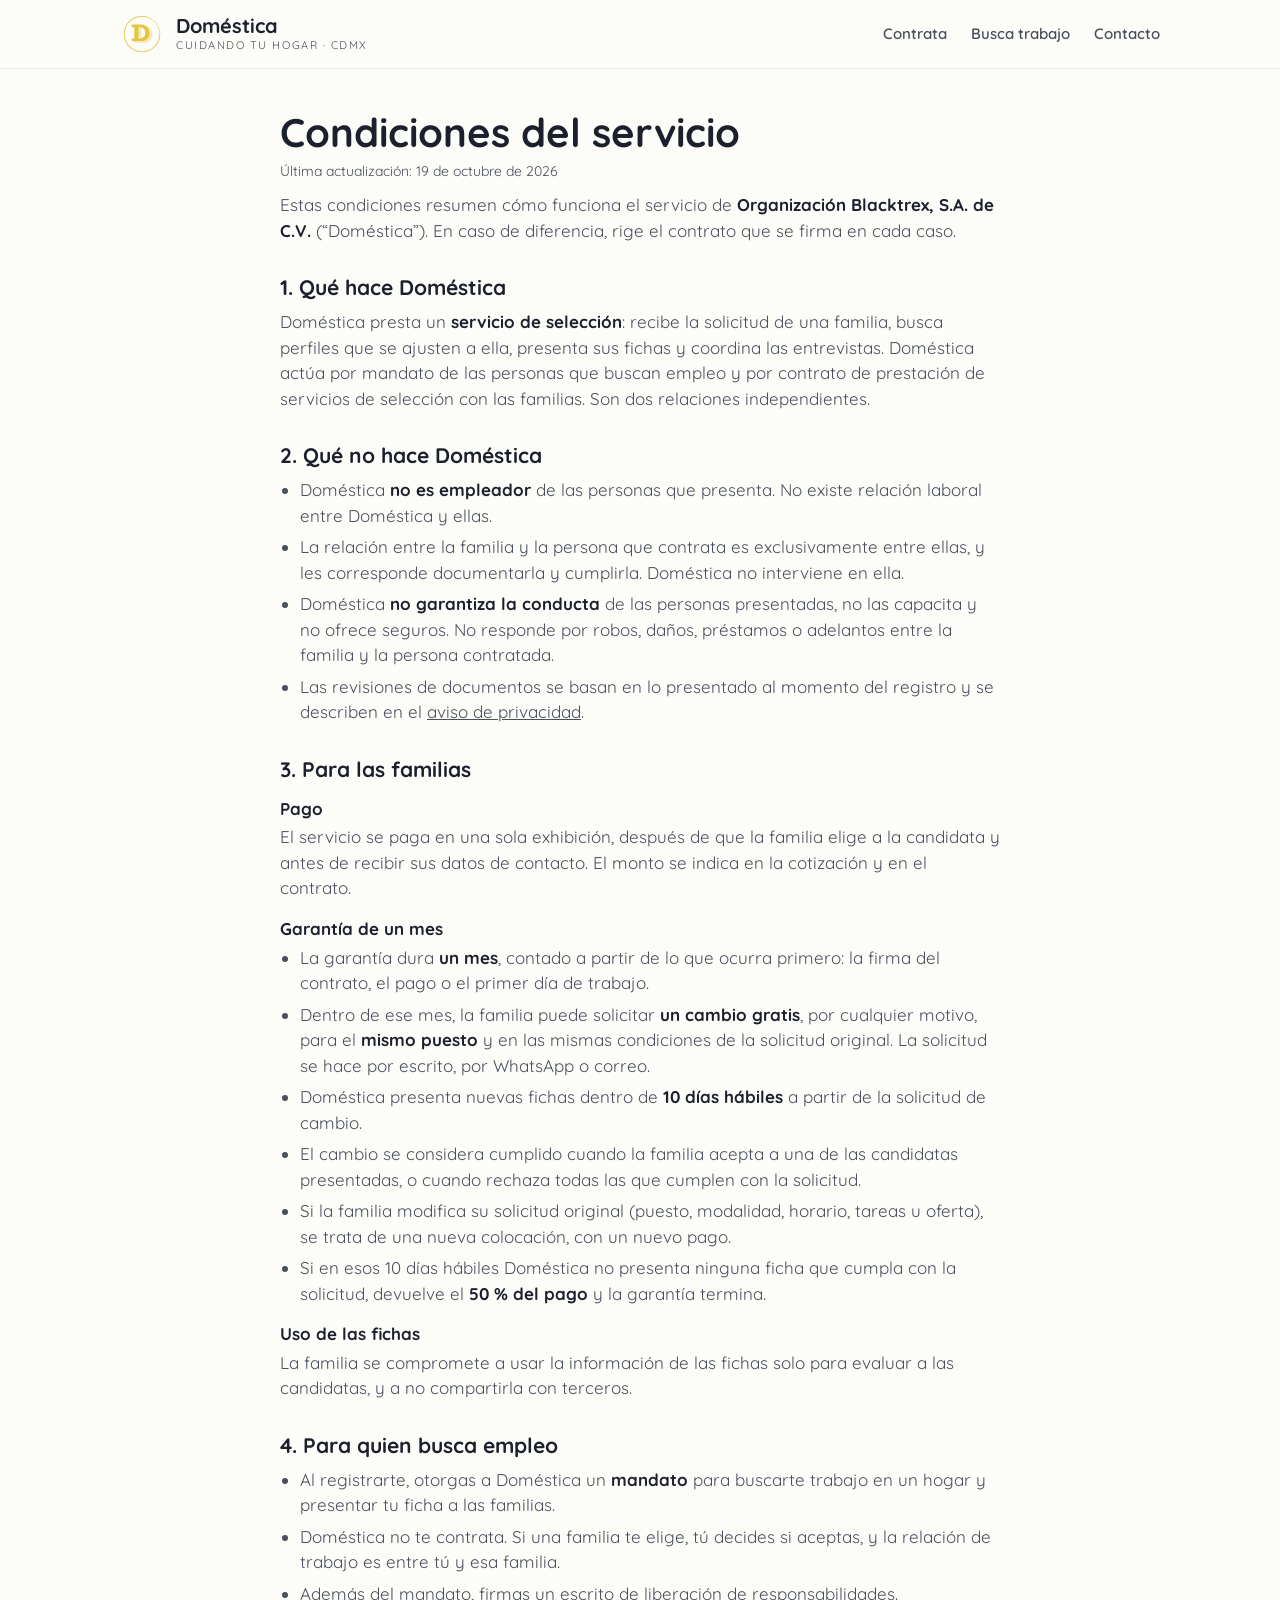
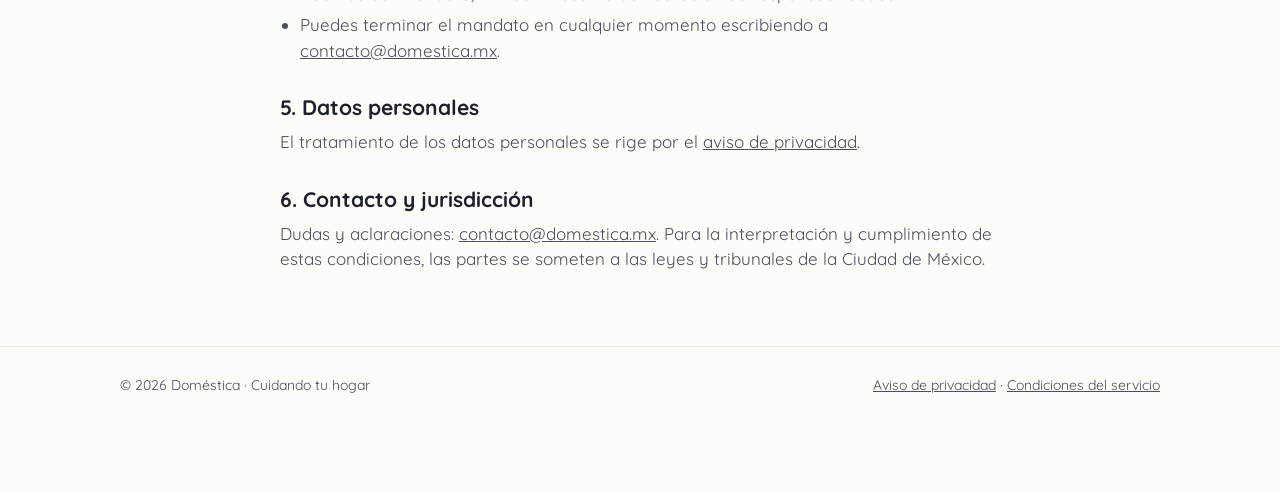
<file: condiciones.html>
<!doctype html>
<html lang="es-MX">
<head>
  <meta charset="utf-8">
  <meta name="viewport" content="width=device-width, initial-scale=1">
  <title>Condiciones del servicio · Doméstica</title>
  <meta name="description" content="Condiciones del servicio de selección de personal para el hogar de Doméstica (Organización Blacktrex, S.A. de C.V.).">
  <meta name="robots" content="noindex">
  <link rel="icon" href="assets/logo.svg" type="image/svg+xml">
  <link rel="stylesheet" href="styles.css?v=2026-10-19d">
</head>
<body>
  <header class="site-header">
    <div class="wrap">
      <a class="brand" href="index.html">
        <img src="assets/logo.svg" alt="" width="44" height="44">
        <div>
          <div class="brand-name">Doméstica</div>
          <div class="brand-tag">Cuidando tu hogar · CDMX</div>
        </div>
      </a>
      <nav class="nav" aria-label="Secciones">
        <a href="index.html#contratar">Contrata</a>
        <a href="index.html#trabajar">Busca trabajo</a>
        <a href="index.html#contacto">Contacto</a>
      </nav>
    </div>
  </header>

  <main class="legal wrap">
    <h1>Condiciones del servicio</h1>
    <p class="legal-meta">Última actualización: 19 de octubre de 2026</p>

    <p>Estas condiciones resumen cómo funciona el servicio de <strong>Organización Blacktrex, S.A. de C.V.</strong> (“Doméstica”). En caso de diferencia, rige el contrato que se firma en cada caso.</p>

    <h2>1. Qué hace Doméstica</h2>
    <p>Doméstica presta un <strong>servicio de selección</strong>: recibe la solicitud de una familia, busca perfiles que se ajusten a ella, presenta sus fichas y coordina las entrevistas. Doméstica actúa por mandato de las personas que buscan empleo y por contrato de prestación de servicios de selección con las familias. Son dos relaciones independientes.</p>

    <h2>2. Qué no hace Doméstica</h2>
    <ul>
      <li>Doméstica <strong>no es empleador</strong> de las personas que presenta. No existe relación laboral entre Doméstica y ellas.</li>
      <li>La relación entre la familia y la persona que contrata es exclusivamente entre ellas, y les corresponde documentarla y cumplirla. Doméstica no interviene en ella.</li>
      <li>Doméstica <strong>no garantiza la conducta</strong> de las personas presentadas, no las capacita y no ofrece seguros. No responde por robos, daños, préstamos o adelantos entre la familia y la persona contratada.</li>
      <li>Las revisiones de documentos se basan en lo presentado al momento del registro y se describen en el <a href="privacidad.html">aviso de privacidad</a>.</li>
    </ul>

    <h2>3. Para las familias</h2>
    <h3>Pago</h3>
    <p>El servicio se paga en una sola exhibición, después de que la familia elige a la candidata y antes de recibir sus datos de contacto. El monto se indica en la cotización y en el contrato.</p>

    <h3>Garantía de un mes</h3>
    <ul>
      <li>La garantía dura <strong>un mes</strong>, contado a partir de lo que ocurra primero: la firma del contrato, el pago o el primer día de trabajo.</li>
      <li>Dentro de ese mes, la familia puede solicitar <strong>un cambio gratis</strong>, por cualquier motivo, para el <strong>mismo puesto</strong> y en las mismas condiciones de la solicitud original. La solicitud se hace por escrito, por WhatsApp o correo.</li>
      <li>Doméstica presenta nuevas fichas dentro de <strong>10 días hábiles</strong> a partir de la solicitud de cambio.</li>
      <li>El cambio se considera cumplido cuando la familia acepta a una de las candidatas presentadas, o cuando rechaza todas las que cumplen con la solicitud.</li>
      <li>Si la familia modifica su solicitud original (puesto, modalidad, horario, tareas u oferta), se trata de una nueva colocación, con un nuevo pago.</li>
      <li>Si en esos 10 días hábiles Doméstica no presenta ninguna ficha que cumpla con la solicitud, devuelve el <strong>50 % del pago</strong> y la garantía termina.</li>
    </ul>

    <h3>Uso de las fichas</h3>
    <p>La familia se compromete a usar la información de las fichas solo para evaluar a las candidatas, y a no compartirla con terceros.</p>

    <h2>4. Para quien busca empleo</h2>
    <ul>
      <li>Al registrarte, otorgas a Doméstica un <strong>mandato</strong> para buscarte trabajo en un hogar y presentar tu ficha a las familias.</li>
      <li>Doméstica no te contrata. Si una familia te elige, tú decides si aceptas, y la relación de trabajo es entre tú y esa familia.</li>
      <li>Además del mandato, firmas un escrito de liberación de responsabilidades.</li>
      <li>Puedes terminar el mandato en cualquier momento escribiendo a <a href="mailto:contacto@domestica.mx">contacto@domestica.mx</a>.</li>
    </ul>

    <h2>5. Datos personales</h2>
    <p>El tratamiento de los datos personales se rige por el <a href="privacidad.html">aviso de privacidad</a>.</p>

    <h2>6. Contacto y jurisdicción</h2>
    <p>Dudas y aclaraciones: <a href="mailto:contacto@domestica.mx">contacto@domestica.mx</a>. Para la interpretación y cumplimiento de estas condiciones, las partes se someten a las leyes y tribunales de la Ciudad de México.</p>
  </main>

  <footer>
    <div class="wrap">
      <span>© 2026 Doméstica · Cuidando tu hogar</span>
      <span class="legal-links"><a href="privacidad.html">Aviso de privacidad</a> · <a href="condiciones.html">Condiciones del servicio</a></span>
    </div>
  </footer>
</body>
</html>
</file>
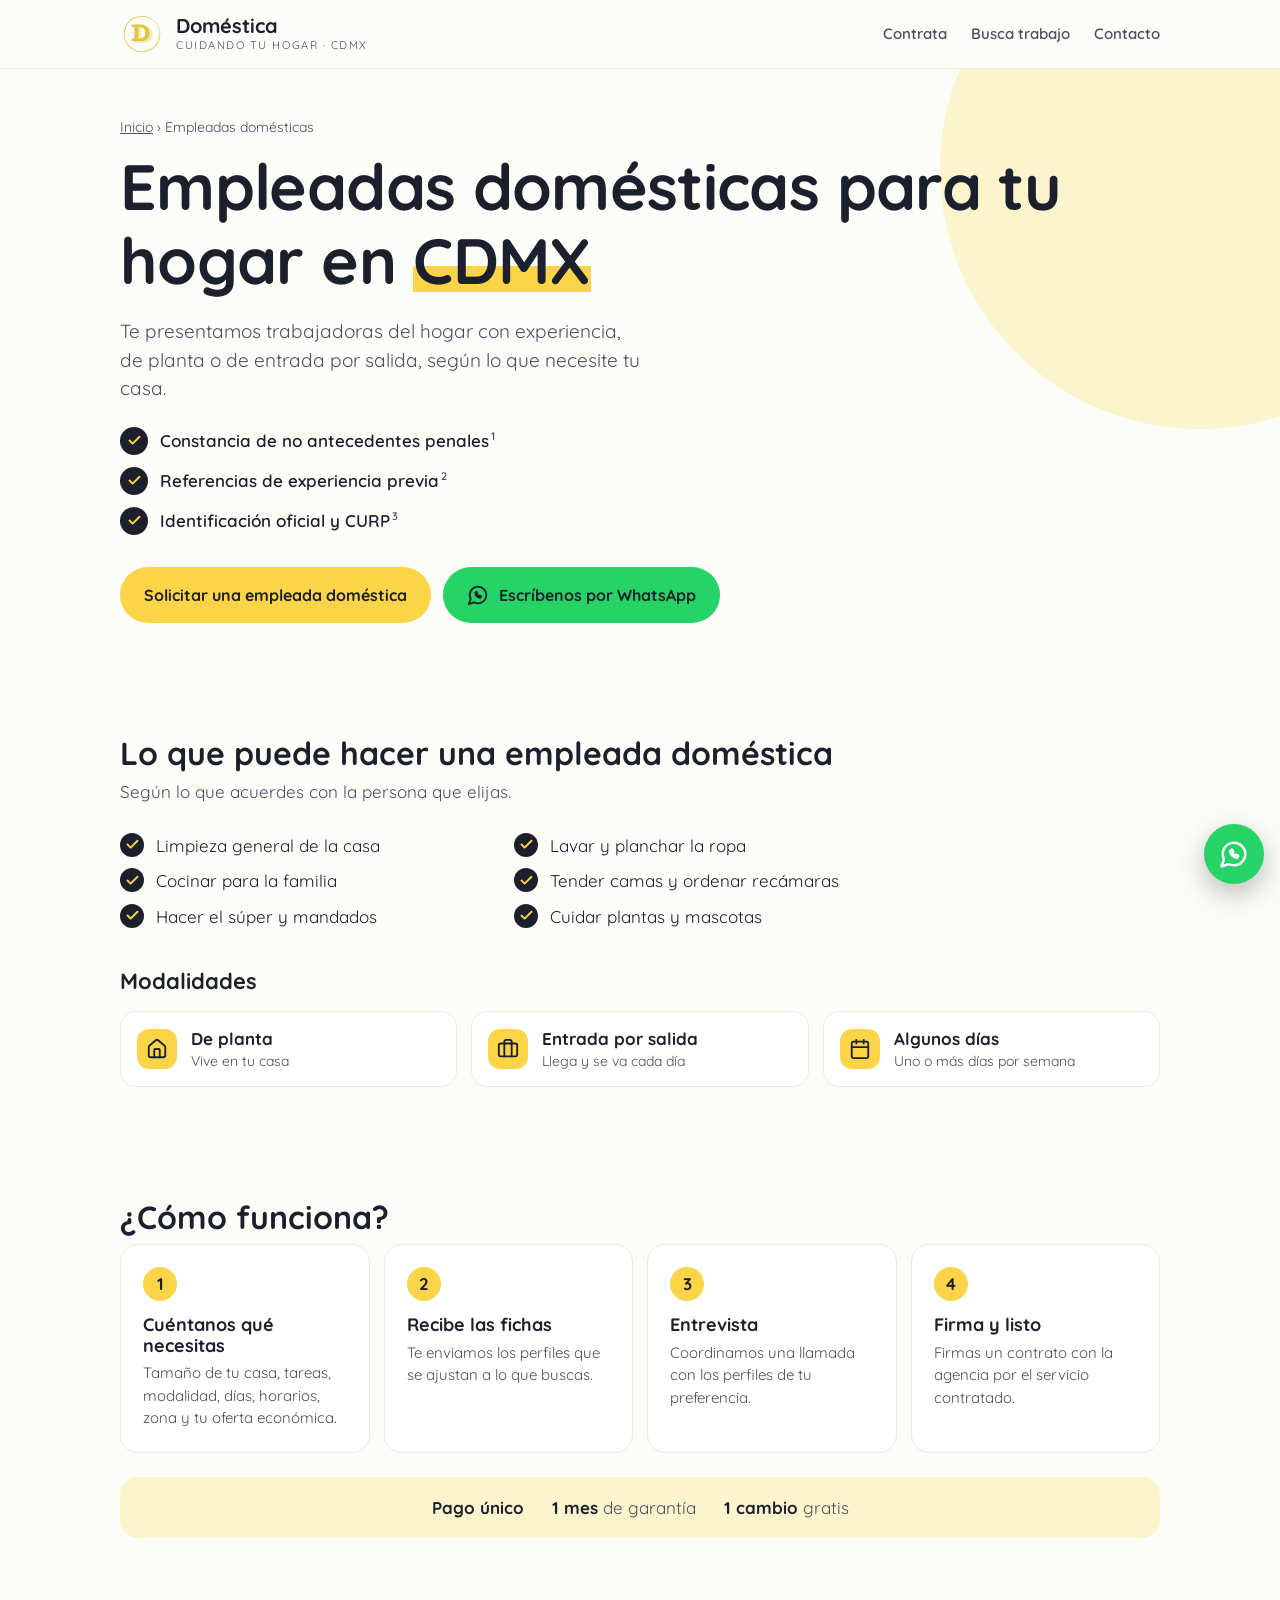
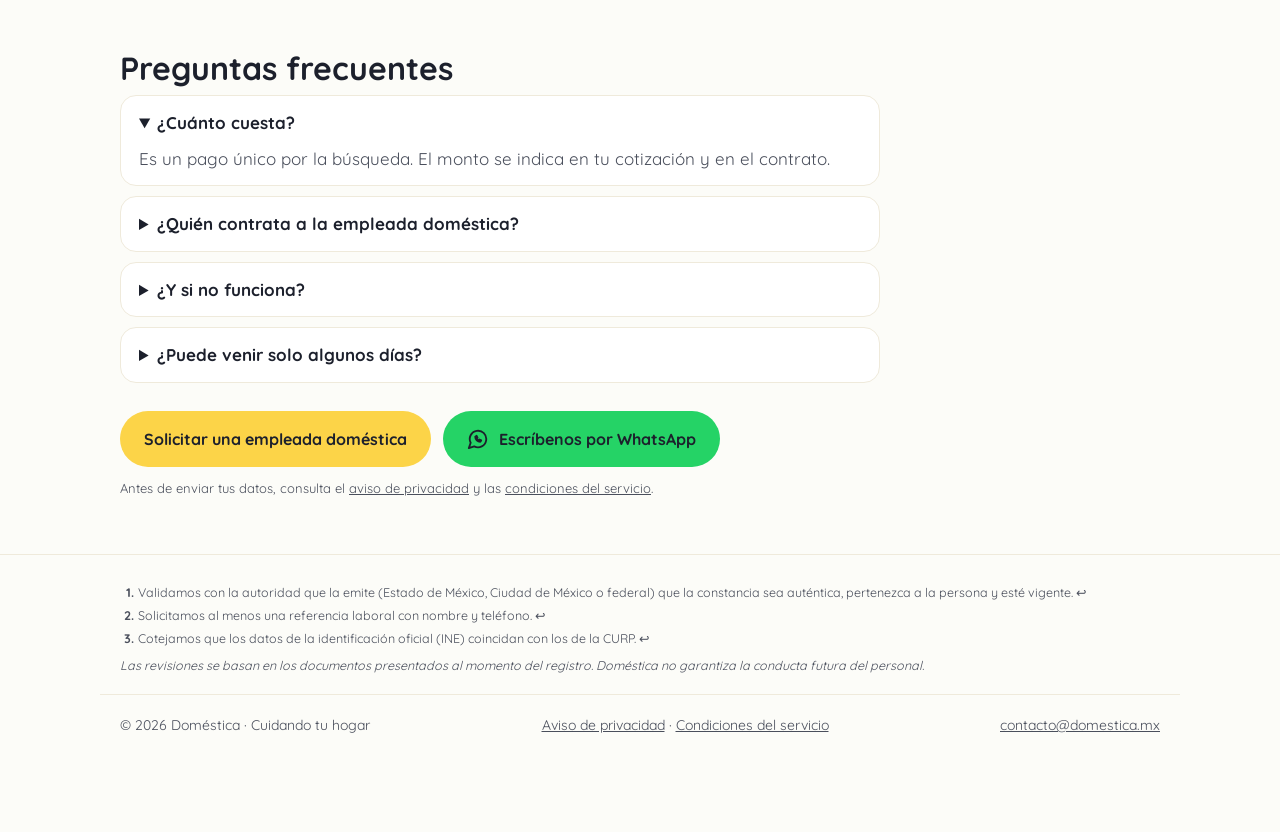
<file: empleadas-domesticas.html>
<!doctype html>
<html lang="es-MX">
<head>
  <meta charset="utf-8">
  <meta name="viewport" content="width=device-width, initial-scale=1">
  <title>Empleadas domésticas en CDMX, de planta o entrada por salida · Doméstica</title>
  <meta name="description" content="Empleadas domésticas de planta o de entrada por salida en CDMX. Revisamos constancia de no antecedentes penales, referencias e identificación. 1 mes de garantía.">
  <meta property="og:title" content="Empleadas domésticas en CDMX, de planta o entrada por salida · Doméstica">
  <meta property="og:description" content="Empleadas domésticas de planta o de entrada por salida en CDMX. Revisamos constancia de no antecedentes penales, referencias e identificación. 1 mes de garantía.">
  <meta property="og:url" content="https://domestica.mx/empleadas-domesticas">
  <meta property="og:locale" content="es_MX">
  <meta property="og:type" content="website">
  <meta property="og:site_name" content="Doméstica">
  <meta property="og:image" content="https://domestica.mx/assets/og.png">
  <meta property="og:image:width" content="1200">
  <meta property="og:image:height" content="630">
  <meta name="twitter:card" content="summary_large_image">
  <link rel="canonical" href="https://domestica.mx/empleadas-domesticas">
  <link rel="icon" href="assets/logo.svg" type="image/svg+xml">
  <link rel="preload" href="assets/fonts/quicksand.ttf" as="font" type="font/ttf" crossorigin>
  <link rel="stylesheet" href="styles.css?v=2026-10-19d">
</head>
<body>
  <!-- Icons: Lucide (ISC, assets/LICENSE-lucide.txt); whatsapp is a simplified outline. -->
  <svg width="0" height="0" style="position:absolute" aria-hidden="true">
    <symbol id="i-briefcase" viewBox="0 0 24 24"><path d="M16 20V4a2 2 0 0 0-2-2h-4a2 2 0 0 0-2 2v16"/><rect width="20" height="14" x="2" y="6" rx="2"/></symbol>
    <symbol id="i-calendar" viewBox="0 0 24 24"><path d="M8 2v4"/><path d="M16 2v4"/><rect width="18" height="18" x="3" y="4" rx="2"/><path d="M3 10h18"/></symbol>
    <symbol id="i-check" viewBox="0 0 24 24"><path d="M20 6 9 17l-5-5"/></symbol>
    <symbol id="i-house" viewBox="0 0 24 24"><path d="M15 21v-8a1 1 0 0 0-1-1h-4a1 1 0 0 0-1 1v8"/><path d="M3 10a2 2 0 0 1 .709-1.528l7-6a2 2 0 0 1 2.582 0l7 6A2 2 0 0 1 21 10v9a2 2 0 0 1-2 2H5a2 2 0 0 1-2-2z"/></symbol>
    <symbol id="i-whatsapp" viewBox="0 0 24 24"><path d="M7.9 20A9 9 0 1 0 4 16.1L2 22Z"/><path d="M9 9.5c0 3 2.5 5.5 5.5 5.5l1-1.5-2-1-1 1c-1-.4-1.6-1-2-2l1-1-1-2L9 9.5Z"/></symbol>
  </svg>

  <header class="site-header">
    <div class="wrap">
      <a class="brand" href="index.html">
        <img src="assets/logo.svg" alt="" width="44" height="44">
        <div>
          <div class="brand-name">Doméstica</div>
          <div class="brand-tag">Cuidando tu hogar · CDMX</div>
        </div>
      </a>
      <nav class="nav" aria-label="Secciones">
        <a href="index.html#contratar">Contrata</a>
        <a href="index.html#trabajar">Busca trabajo</a>
        <a href="index.html#contacto">Contacto</a>
      </nav>
    </div>
  </header>

  <main>
    <section class="hero" id="inicio">
      <div class="wrap">
        <p class="crumbs"><a href="index.html">Inicio</a> › Empleadas domésticas</p>
        <h1>Empleadas domésticas para tu hogar en <span class="mark">CDMX</span></h1>
        <p class="lead">Te presentamos trabajadoras del hogar con experiencia, de planta o de entrada por salida, según lo que necesite tu casa.</p>
        <ul class="checks">
          <li><span class="check-dot"><svg class="icon"><use href="#i-check"/></svg></span><span>Constancia de no antecedentes penales<sup><a href="#nota-1" id="ref-1">1</a></sup></span></li>
          <li><span class="check-dot"><svg class="icon"><use href="#i-check"/></svg></span><span>Referencias de experiencia previa<sup><a href="#nota-2" id="ref-2">2</a></sup></span></li>
          <li><span class="check-dot"><svg class="icon"><use href="#i-check"/></svg></span><span>Identificación oficial y CURP<sup><a href="#nota-3" id="ref-3">3</a></sup></span></li>
        </ul>
        <div class="btn-row">
          <a class="btn btn-primary" href="solicitud.html">Solicitar una empleada doméstica</a>
          <a class="btn btn-wa" href="https://wa.me/525544602106?text=Hola%2C%20busco%20una%20empleada%20dom%C3%A9stica%20para%20mi%20hogar." target="_blank" rel="noopener"><svg class="icon"><use href="#i-whatsapp"/></svg>Escríbenos por WhatsApp</a>
        </div>
      </div>
    </section>

    <section>
      <div class="wrap">
        <h2 class="section-title">Lo que puede hacer una empleada doméstica</h2>
        <p class="section-lead">Según lo que acuerdes con la persona que elijas.</p>
        <ul class="tasks">
          <li><span class="check-dot"><svg class="icon"><use href="#i-check"/></svg></span>Limpieza general de la casa</li>
          <li><span class="check-dot"><svg class="icon"><use href="#i-check"/></svg></span>Lavar y planchar la ropa</li>
          <li><span class="check-dot"><svg class="icon"><use href="#i-check"/></svg></span>Cocinar para la familia</li>
          <li><span class="check-dot"><svg class="icon"><use href="#i-check"/></svg></span>Tender camas y ordenar recámaras</li>
          <li><span class="check-dot"><svg class="icon"><use href="#i-check"/></svg></span>Hacer el súper y mandados</li>
          <li><span class="check-dot"><svg class="icon"><use href="#i-check"/></svg></span>Cuidar plantas y mascotas</li>
        </ul>

        <h2 class="section-title subhead">Modalidades</h2>
        <div class="tiles three">
          <div class="tile"><span class="tile-icon"><svg class="icon"><use href="#i-house"/></svg></span><div>De planta<small>Vive en tu casa</small></div></div>
          <div class="tile"><span class="tile-icon"><svg class="icon"><use href="#i-briefcase"/></svg></span><div>Entrada por salida<small>Llega y se va cada día</small></div></div>
          <div class="tile"><span class="tile-icon"><svg class="icon"><use href="#i-calendar"/></svg></span><div>Algunos días<small>Uno o más días por semana</small></div></div>
        </div>
      </div>
    </section>

    <section>
      <div class="wrap">
        <h2 class="section-title">¿Cómo funciona?</h2>
        <div class="steps">
          <div class="step"><h3>Cuéntanos qué necesitas</h3><p>Tamaño de tu casa, tareas, modalidad, días, horarios, zona y tu oferta económica.</p></div>
          <div class="step"><h3>Recibe las fichas</h3><p>Te enviamos los perfiles que se ajustan a lo que buscas.</p></div>
          <div class="step"><h3>Entrevista</h3><p>Coordinamos una llamada con los perfiles de tu preferencia.</p></div>
          <div class="step"><h3>Firma y listo</h3><p>Firmas un contrato con la agencia por el servicio contratado.</p></div>
        </div>
        <p class="price">
          <span><b>Pago único</b></span>
          <span><b>1 mes</b> de garantía</span>
          <span><b>1 cambio</b> gratis</span>
        </p>
      </div>
    </section>

    <section>
      <div class="wrap">
        <h2 class="section-title">Preguntas frecuentes</h2>
        <div class="faq">
          <details open>
            <summary>¿Cuánto cuesta?</summary>
            <p>Es un pago único por la búsqueda. El monto se indica en tu cotización y en el contrato.</p>
          </details>
          <details>
            <summary>¿Quién contrata a la empleada doméstica?</summary>
            <p>Tú. La relación de trabajo es entre tu familia y la persona que eliges; nosotros hacemos la selección. Consulta las <a href="condiciones.html">condiciones del servicio</a>.</p>
          </details>
          <details>
            <summary>¿Y si no funciona?</summary>
            <p>Durante el primer mes puedes pedir un cambio gratis para el mismo puesto y en las mismas condiciones.</p>
          </details>
          <details>
            <summary>¿Puede venir solo algunos días?</summary>
            <p>Sí. Dinos qué días y horarios necesitas y buscamos perfiles con esa disponibilidad.</p>
          </details>
        </div>
        <div class="btn-row cta">
          <a class="btn btn-primary" href="solicitud.html">Solicitar una empleada doméstica</a>
          <a class="btn btn-wa" href="https://wa.me/525544602106?text=Hola%2C%20busco%20una%20empleada%20dom%C3%A9stica%20para%20mi%20hogar." target="_blank" rel="noopener"><svg class="icon"><use href="#i-whatsapp"/></svg>Escríbenos por WhatsApp</a>
        </div>
        <p class="form-note">Antes de enviar tus datos, consulta el <a href="privacidad.html">aviso de privacidad</a> y las <a href="condiciones.html">condiciones del servicio</a>.</p>
      </div>
    </section>
  </main>

  <footer>
    <div class="wrap notes">
      <ol class="footnotes">
        <li id="nota-1">Validamos con la autoridad que la emite (Estado de México, Ciudad de México o federal) que la constancia sea auténtica, pertenezca a la persona y esté vigente. <a href="#ref-1" aria-label="Volver">↩</a></li>
        <li id="nota-2">Solicitamos al menos una referencia laboral con nombre y teléfono. <a href="#ref-2" aria-label="Volver">↩</a></li>
        <li id="nota-3">Cotejamos que los datos de la identificación oficial (INE) coincidan con los de la CURP. <a href="#ref-3" aria-label="Volver">↩</a></li>
      </ol>
      <p class="disclaimer">Las revisiones se basan en los documentos presentados al momento del registro. Doméstica no garantiza la conducta futura del personal.</p>
    </div>
    <div class="wrap">
      <span>© 2026 Doméstica · Cuidando tu hogar</span>
      <span class="legal-links"><a href="privacidad.html">Aviso de privacidad</a> · <a href="condiciones.html">Condiciones del servicio</a></span>
      <a href="mailto:contacto@domestica.mx">contacto@domestica.mx</a>
    </div>
  </footer>

  <a class="fab" href="https://wa.me/525544602106" target="_blank" rel="noopener" aria-label="Escríbenos por WhatsApp"><svg class="icon"><use href="#i-whatsapp"/></svg></a>
</body>
</html>
</file>
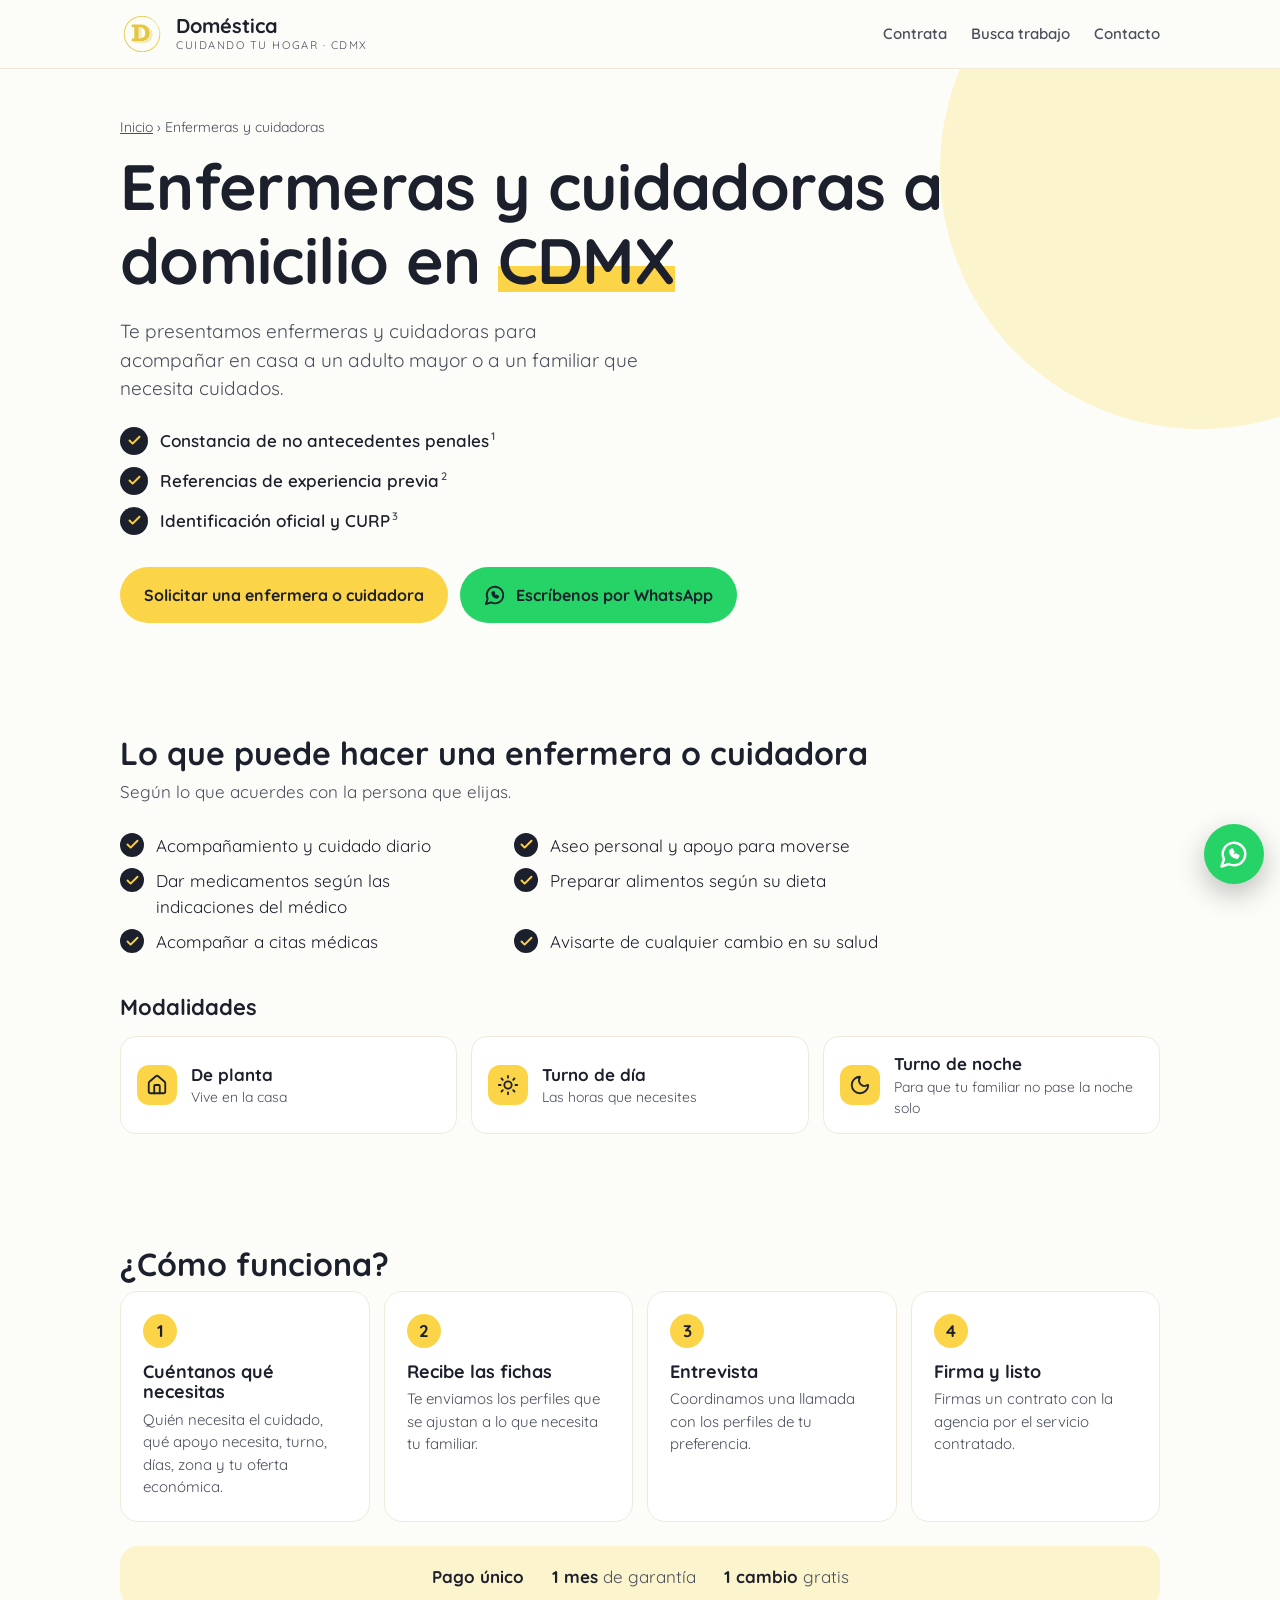
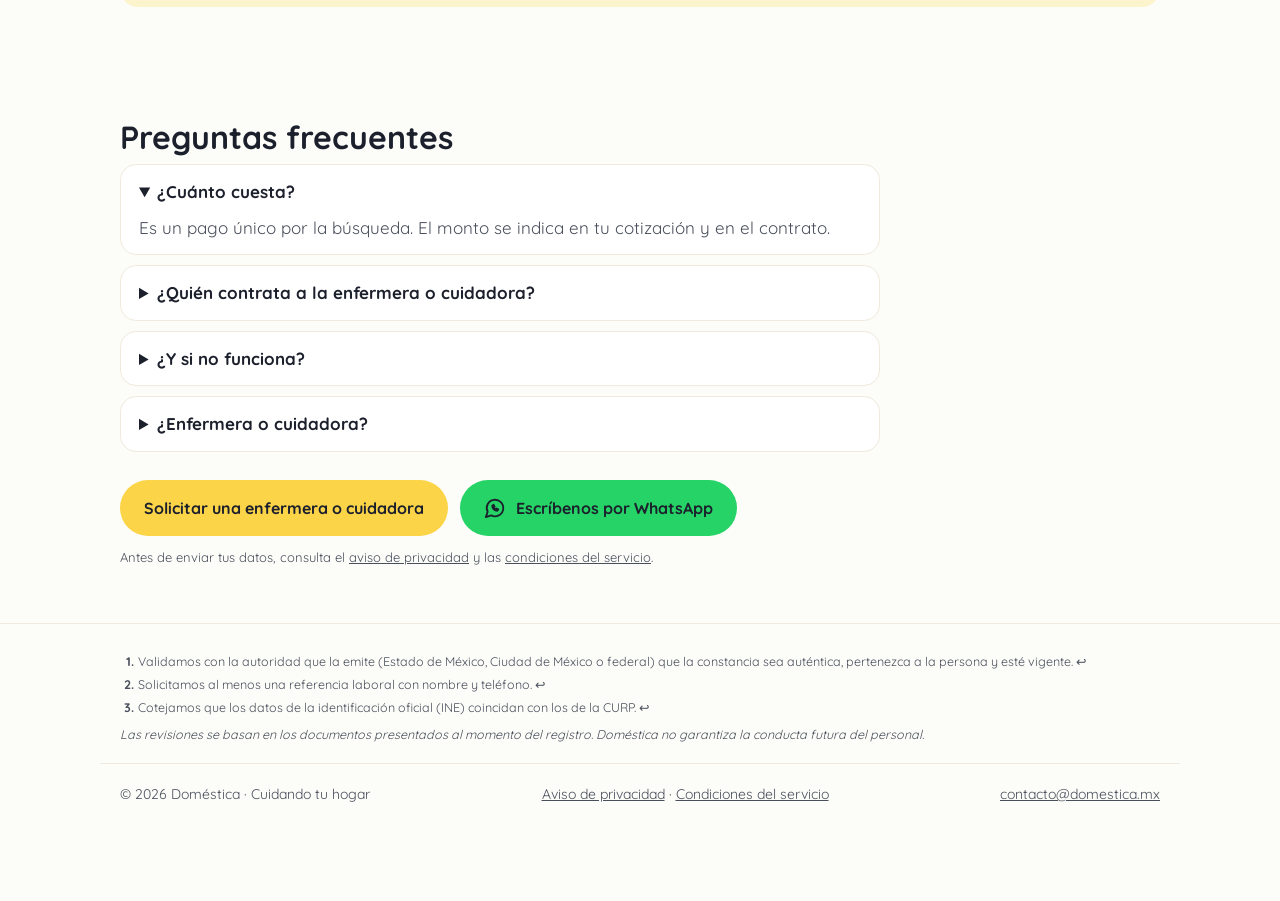
<file: enfermeras-cuidadoras.html>
<!doctype html>
<html lang="es-MX">
<head>
  <meta charset="utf-8">
  <meta name="viewport" content="width=device-width, initial-scale=1">
  <title>Enfermeras y cuidadoras a domicilio en CDMX · Doméstica</title>
  <meta name="description" content="Enfermeras y cuidadoras a domicilio en CDMX para adultos mayores y familiares que lo necesitan. Turno de día, de noche o de planta. 1 mes de garantía.">
  <meta property="og:title" content="Enfermeras y cuidadoras a domicilio en CDMX · Doméstica">
  <meta property="og:description" content="Enfermeras y cuidadoras a domicilio en CDMX para adultos mayores y familiares que lo necesitan. Turno de día, de noche o de planta. 1 mes de garantía.">
  <meta property="og:url" content="https://domestica.mx/enfermeras-cuidadoras">
  <meta property="og:locale" content="es_MX">
  <meta property="og:type" content="website">
  <meta property="og:site_name" content="Doméstica">
  <meta property="og:image" content="https://domestica.mx/assets/og.png">
  <meta property="og:image:width" content="1200">
  <meta property="og:image:height" content="630">
  <meta name="twitter:card" content="summary_large_image">
  <link rel="canonical" href="https://domestica.mx/enfermeras-cuidadoras">
  <link rel="icon" href="assets/logo.svg" type="image/svg+xml">
  <link rel="preload" href="assets/fonts/quicksand.ttf" as="font" type="font/ttf" crossorigin>
  <link rel="stylesheet" href="styles.css?v=2026-10-19d">
</head>
<body>
  <!-- Icons: Lucide (ISC, assets/LICENSE-lucide.txt); whatsapp is a simplified outline. -->
  <svg width="0" height="0" style="position:absolute" aria-hidden="true">
    <symbol id="i-check" viewBox="0 0 24 24"><path d="M20 6 9 17l-5-5"/></symbol>
    <symbol id="i-house" viewBox="0 0 24 24"><path d="M15 21v-8a1 1 0 0 0-1-1h-4a1 1 0 0 0-1 1v8"/><path d="M3 10a2 2 0 0 1 .709-1.528l7-6a2 2 0 0 1 2.582 0l7 6A2 2 0 0 1 21 10v9a2 2 0 0 1-2 2H5a2 2 0 0 1-2-2z"/></symbol>
    <symbol id="i-moon" viewBox="0 0 24 24"><path d="M20.985 12.486a9 9 0 1 1-9.473-9.472c.405-.022.617.46.402.803a6 6 0 0 0 8.268 8.268c.344-.215.825-.004.803.401"/></symbol>
    <symbol id="i-sun" viewBox="0 0 24 24"><circle cx="12" cy="12" r="4"/><path d="M12 2v2"/><path d="M12 20v2"/><path d="m4.93 4.93 1.41 1.41"/><path d="m17.66 17.66 1.41 1.41"/><path d="M2 12h2"/><path d="M20 12h2"/><path d="m6.34 17.66-1.41 1.41"/><path d="m19.07 4.93-1.41 1.41"/></symbol>
    <symbol id="i-whatsapp" viewBox="0 0 24 24"><path d="M7.9 20A9 9 0 1 0 4 16.1L2 22Z"/><path d="M9 9.5c0 3 2.5 5.5 5.5 5.5l1-1.5-2-1-1 1c-1-.4-1.6-1-2-2l1-1-1-2L9 9.5Z"/></symbol>
  </svg>

  <header class="site-header">
    <div class="wrap">
      <a class="brand" href="index.html">
        <img src="assets/logo.svg" alt="" width="44" height="44">
        <div>
          <div class="brand-name">Doméstica</div>
          <div class="brand-tag">Cuidando tu hogar · CDMX</div>
        </div>
      </a>
      <nav class="nav" aria-label="Secciones">
        <a href="index.html#contratar">Contrata</a>
        <a href="index.html#trabajar">Busca trabajo</a>
        <a href="index.html#contacto">Contacto</a>
      </nav>
    </div>
  </header>

  <main>
    <section class="hero" id="inicio">
      <div class="wrap">
        <p class="crumbs"><a href="index.html">Inicio</a> › Enfermeras y cuidadoras</p>
        <h1>Enfermeras y cuidadoras a domicilio en <span class="mark">CDMX</span></h1>
        <p class="lead">Te presentamos enfermeras y cuidadoras para acompañar en casa a un adulto mayor o a un familiar que necesita cuidados.</p>
        <ul class="checks">
          <li><span class="check-dot"><svg class="icon"><use href="#i-check"/></svg></span><span>Constancia de no antecedentes penales<sup><a href="#nota-1" id="ref-1">1</a></sup></span></li>
          <li><span class="check-dot"><svg class="icon"><use href="#i-check"/></svg></span><span>Referencias de experiencia previa<sup><a href="#nota-2" id="ref-2">2</a></sup></span></li>
          <li><span class="check-dot"><svg class="icon"><use href="#i-check"/></svg></span><span>Identificación oficial y CURP<sup><a href="#nota-3" id="ref-3">3</a></sup></span></li>
        </ul>
        <div class="btn-row">
          <a class="btn btn-primary" href="solicitud.html">Solicitar una enfermera o cuidadora</a>
          <a class="btn btn-wa" href="https://wa.me/525544602106?text=Hola%2C%20busco%20una%20enfermera%20o%20cuidadora%20para%20mi%20familiar." target="_blank" rel="noopener"><svg class="icon"><use href="#i-whatsapp"/></svg>Escríbenos por WhatsApp</a>
        </div>
      </div>
    </section>

    <section>
      <div class="wrap">
        <h2 class="section-title">Lo que puede hacer una enfermera o cuidadora</h2>
        <p class="section-lead">Según lo que acuerdes con la persona que elijas.</p>
        <ul class="tasks">
          <li><span class="check-dot"><svg class="icon"><use href="#i-check"/></svg></span>Acompañamiento y cuidado diario</li>
          <li><span class="check-dot"><svg class="icon"><use href="#i-check"/></svg></span>Aseo personal y apoyo para moverse</li>
          <li><span class="check-dot"><svg class="icon"><use href="#i-check"/></svg></span>Dar medicamentos según las indicaciones del médico</li>
          <li><span class="check-dot"><svg class="icon"><use href="#i-check"/></svg></span>Preparar alimentos según su dieta</li>
          <li><span class="check-dot"><svg class="icon"><use href="#i-check"/></svg></span>Acompañar a citas médicas</li>
          <li><span class="check-dot"><svg class="icon"><use href="#i-check"/></svg></span>Avisarte de cualquier cambio en su salud</li>
        </ul>

        <h2 class="section-title subhead">Modalidades</h2>
        <div class="tiles three">
          <div class="tile"><span class="tile-icon"><svg class="icon"><use href="#i-house"/></svg></span><div>De planta<small>Vive en la casa</small></div></div>
          <div class="tile"><span class="tile-icon"><svg class="icon"><use href="#i-sun"/></svg></span><div>Turno de día<small>Las horas que necesites</small></div></div>
          <div class="tile"><span class="tile-icon"><svg class="icon"><use href="#i-moon"/></svg></span><div>Turno de noche<small>Para que tu familiar no pase la noche solo</small></div></div>
        </div>
      </div>
    </section>

    <section>
      <div class="wrap">
        <h2 class="section-title">¿Cómo funciona?</h2>
        <div class="steps">
          <div class="step"><h3>Cuéntanos qué necesitas</h3><p>Quién necesita el cuidado, qué apoyo necesita, turno, días, zona y tu oferta económica.</p></div>
          <div class="step"><h3>Recibe las fichas</h3><p>Te enviamos los perfiles que se ajustan a lo que necesita tu familiar.</p></div>
          <div class="step"><h3>Entrevista</h3><p>Coordinamos una llamada con los perfiles de tu preferencia.</p></div>
          <div class="step"><h3>Firma y listo</h3><p>Firmas un contrato con la agencia por el servicio contratado.</p></div>
        </div>
        <p class="price">
          <span><b>Pago único</b></span>
          <span><b>1 mes</b> de garantía</span>
          <span><b>1 cambio</b> gratis</span>
        </p>
      </div>
    </section>

    <section>
      <div class="wrap">
        <h2 class="section-title">Preguntas frecuentes</h2>
        <div class="faq">
          <details open>
            <summary>¿Cuánto cuesta?</summary>
            <p>Es un pago único por la búsqueda. El monto se indica en tu cotización y en el contrato.</p>
          </details>
          <details>
            <summary>¿Quién contrata a la enfermera o cuidadora?</summary>
            <p>Tú. La relación de trabajo es entre tu familia y la persona que eliges; nosotros hacemos la selección. Consulta las <a href="condiciones.html">condiciones del servicio</a>.</p>
          </details>
          <details>
            <summary>¿Y si no funciona?</summary>
            <p>Durante el primer mes puedes pedir un cambio gratis para el mismo puesto y en las mismas condiciones.</p>
          </details>
          <details>
            <summary>¿Enfermera o cuidadora?</summary>
            <p>Una enfermera tiene formación en enfermería; una cuidadora acompaña y apoya en la vida diaria. Cuéntanos qué necesita tu familiar y te presentamos perfiles con la formación adecuada.</p>
          </details>
        </div>
        <div class="btn-row cta">
          <a class="btn btn-primary" href="solicitud.html">Solicitar una enfermera o cuidadora</a>
          <a class="btn btn-wa" href="https://wa.me/525544602106?text=Hola%2C%20busco%20una%20enfermera%20o%20cuidadora%20para%20mi%20familiar." target="_blank" rel="noopener"><svg class="icon"><use href="#i-whatsapp"/></svg>Escríbenos por WhatsApp</a>
        </div>
        <p class="form-note">Antes de enviar tus datos, consulta el <a href="privacidad.html">aviso de privacidad</a> y las <a href="condiciones.html">condiciones del servicio</a>.</p>
      </div>
    </section>
  </main>

  <footer>
    <div class="wrap notes">
      <ol class="footnotes">
        <li id="nota-1">Validamos con la autoridad que la emite (Estado de México, Ciudad de México o federal) que la constancia sea auténtica, pertenezca a la persona y esté vigente. <a href="#ref-1" aria-label="Volver">↩</a></li>
        <li id="nota-2">Solicitamos al menos una referencia laboral con nombre y teléfono. <a href="#ref-2" aria-label="Volver">↩</a></li>
        <li id="nota-3">Cotejamos que los datos de la identificación oficial (INE) coincidan con los de la CURP. <a href="#ref-3" aria-label="Volver">↩</a></li>
      </ol>
      <p class="disclaimer">Las revisiones se basan en los documentos presentados al momento del registro. Doméstica no garantiza la conducta futura del personal.</p>
    </div>
    <div class="wrap">
      <span>© 2026 Doméstica · Cuidando tu hogar</span>
      <span class="legal-links"><a href="privacidad.html">Aviso de privacidad</a> · <a href="condiciones.html">Condiciones del servicio</a></span>
      <a href="mailto:contacto@domestica.mx">contacto@domestica.mx</a>
    </div>
  </footer>

  <a class="fab" href="https://wa.me/525544602106" target="_blank" rel="noopener" aria-label="Escríbenos por WhatsApp"><svg class="icon"><use href="#i-whatsapp"/></svg></a>
</body>
</html>
</file>
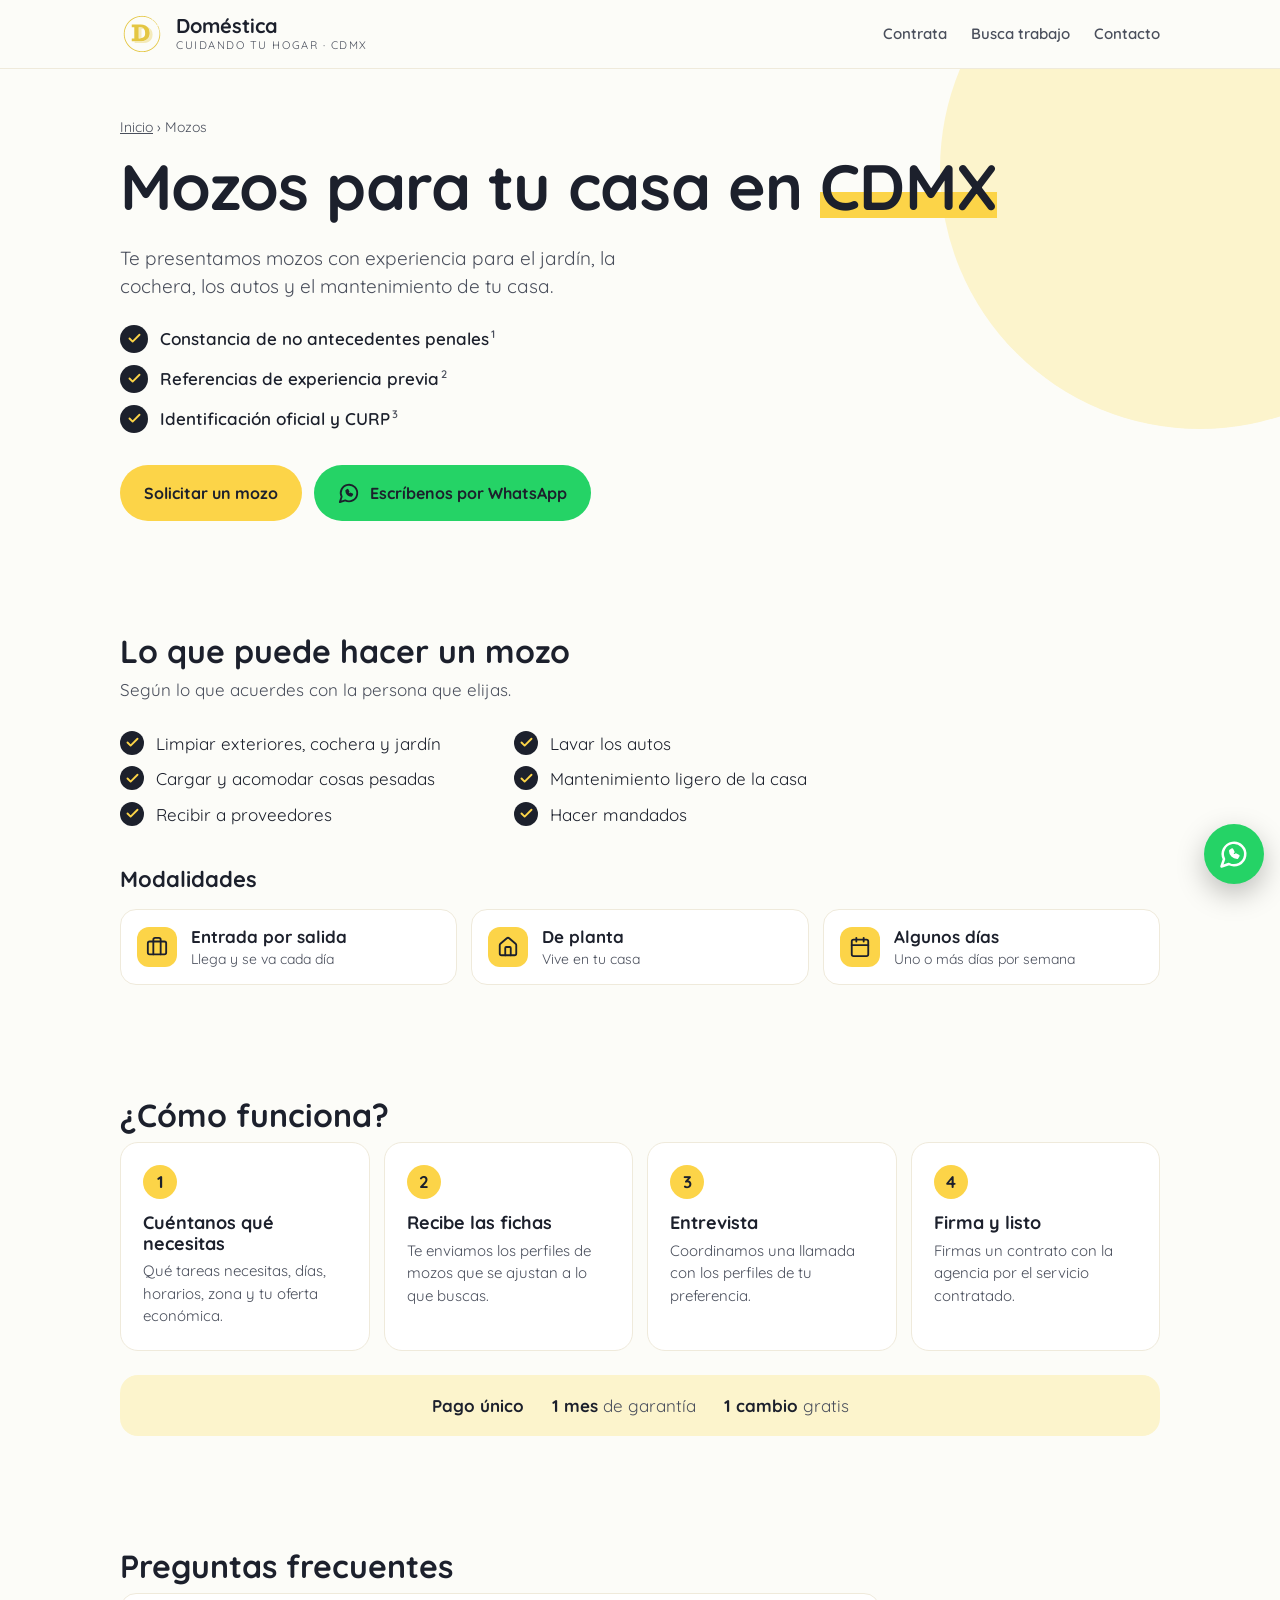
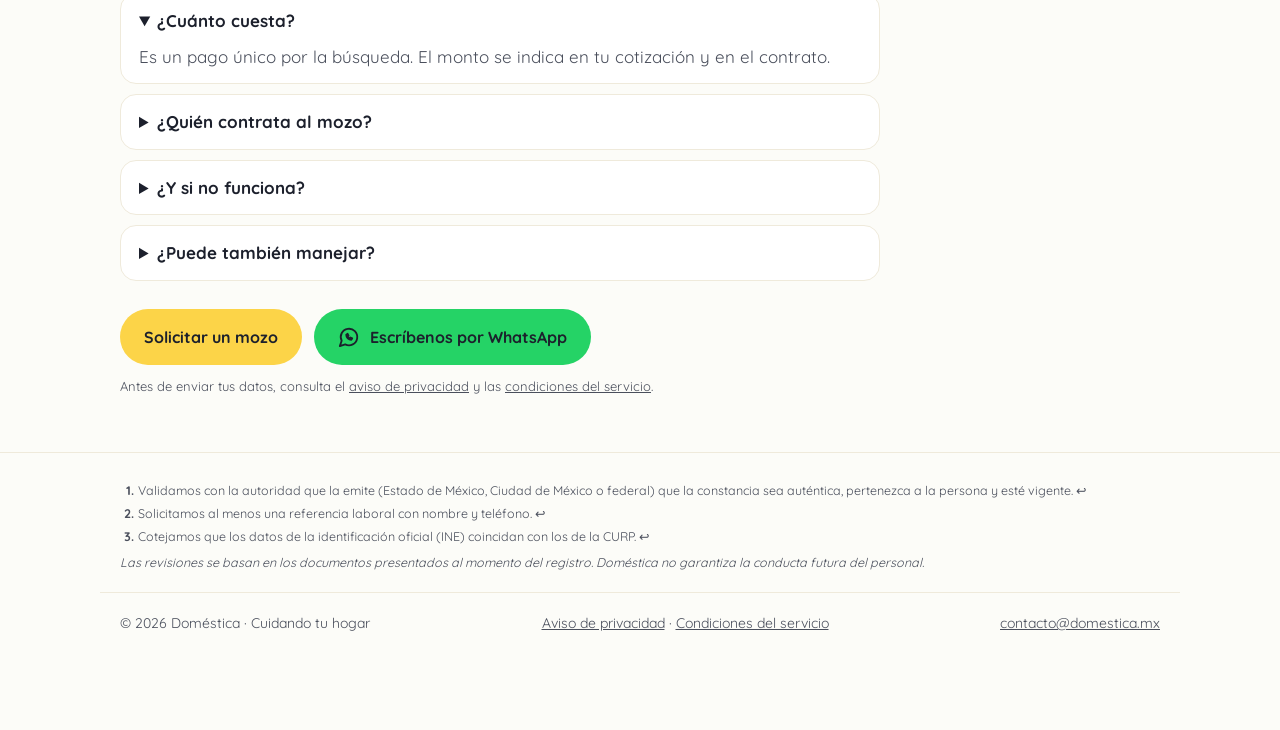
<file: mozos.html>
<!doctype html>
<html lang="es-MX">
<head>
  <meta charset="utf-8">
  <meta name="viewport" content="width=device-width, initial-scale=1">
  <title>Mozos para tu casa en CDMX · Doméstica</title>
  <meta name="description" content="Mozos de planta o de entrada por salida en CDMX para jardín, cochera, autos y mantenimiento ligero. Revisamos constancia de no antecedentes penales, referencias e identificación.">
  <meta property="og:title" content="Mozos para tu casa en CDMX · Doméstica">
  <meta property="og:description" content="Mozos de planta o de entrada por salida en CDMX para jardín, cochera, autos y mantenimiento ligero. Revisamos constancia de no antecedentes penales, referencias e identificación.">
  <meta property="og:url" content="https://domestica.mx/mozos">
  <meta property="og:locale" content="es_MX">
  <meta property="og:type" content="website">
  <meta property="og:site_name" content="Doméstica">
  <meta property="og:image" content="https://domestica.mx/assets/og.png">
  <meta property="og:image:width" content="1200">
  <meta property="og:image:height" content="630">
  <meta name="twitter:card" content="summary_large_image">
  <link rel="canonical" href="https://domestica.mx/mozos">
  <link rel="icon" href="assets/logo.svg" type="image/svg+xml">
  <link rel="preload" href="assets/fonts/quicksand.ttf" as="font" type="font/ttf" crossorigin>
  <link rel="stylesheet" href="styles.css?v=2026-10-19d">
</head>
<body>
  <!-- Icons: Lucide (ISC, assets/LICENSE-lucide.txt); whatsapp is a simplified outline. -->
  <svg width="0" height="0" style="position:absolute" aria-hidden="true">
    <symbol id="i-briefcase" viewBox="0 0 24 24"><path d="M16 20V4a2 2 0 0 0-2-2h-4a2 2 0 0 0-2 2v16"/><rect width="20" height="14" x="2" y="6" rx="2"/></symbol>
    <symbol id="i-calendar" viewBox="0 0 24 24"><path d="M8 2v4"/><path d="M16 2v4"/><rect width="18" height="18" x="3" y="4" rx="2"/><path d="M3 10h18"/></symbol>
    <symbol id="i-check" viewBox="0 0 24 24"><path d="M20 6 9 17l-5-5"/></symbol>
    <symbol id="i-house" viewBox="0 0 24 24"><path d="M15 21v-8a1 1 0 0 0-1-1h-4a1 1 0 0 0-1 1v8"/><path d="M3 10a2 2 0 0 1 .709-1.528l7-6a2 2 0 0 1 2.582 0l7 6A2 2 0 0 1 21 10v9a2 2 0 0 1-2 2H5a2 2 0 0 1-2-2z"/></symbol>
    <symbol id="i-whatsapp" viewBox="0 0 24 24"><path d="M7.9 20A9 9 0 1 0 4 16.1L2 22Z"/><path d="M9 9.5c0 3 2.5 5.5 5.5 5.5l1-1.5-2-1-1 1c-1-.4-1.6-1-2-2l1-1-1-2L9 9.5Z"/></symbol>
  </svg>

  <header class="site-header">
    <div class="wrap">
      <a class="brand" href="index.html">
        <img src="assets/logo.svg" alt="" width="44" height="44">
        <div>
          <div class="brand-name">Doméstica</div>
          <div class="brand-tag">Cuidando tu hogar · CDMX</div>
        </div>
      </a>
      <nav class="nav" aria-label="Secciones">
        <a href="index.html#contratar">Contrata</a>
        <a href="index.html#trabajar">Busca trabajo</a>
        <a href="index.html#contacto">Contacto</a>
      </nav>
    </div>
  </header>

  <main>
    <section class="hero" id="inicio">
      <div class="wrap">
        <p class="crumbs"><a href="index.html">Inicio</a> › Mozos</p>
        <h1>Mozos para tu casa en <span class="mark">CDMX</span></h1>
        <p class="lead">Te presentamos mozos con experiencia para el jardín, la cochera, los autos y el mantenimiento de tu casa.</p>
        <ul class="checks">
          <li><span class="check-dot"><svg class="icon"><use href="#i-check"/></svg></span><span>Constancia de no antecedentes penales<sup><a href="#nota-1" id="ref-1">1</a></sup></span></li>
          <li><span class="check-dot"><svg class="icon"><use href="#i-check"/></svg></span><span>Referencias de experiencia previa<sup><a href="#nota-2" id="ref-2">2</a></sup></span></li>
          <li><span class="check-dot"><svg class="icon"><use href="#i-check"/></svg></span><span>Identificación oficial y CURP<sup><a href="#nota-3" id="ref-3">3</a></sup></span></li>
        </ul>
        <div class="btn-row">
          <a class="btn btn-primary" href="solicitud.html">Solicitar un mozo</a>
          <a class="btn btn-wa" href="https://wa.me/525544602106?text=Hola%2C%20busco%20un%20mozo%20para%20mi%20casa." target="_blank" rel="noopener"><svg class="icon"><use href="#i-whatsapp"/></svg>Escríbenos por WhatsApp</a>
        </div>
      </div>
    </section>

    <section>
      <div class="wrap">
        <h2 class="section-title">Lo que puede hacer un mozo</h2>
        <p class="section-lead">Según lo que acuerdes con la persona que elijas.</p>
        <ul class="tasks">
          <li><span class="check-dot"><svg class="icon"><use href="#i-check"/></svg></span>Limpiar exteriores, cochera y jardín</li>
          <li><span class="check-dot"><svg class="icon"><use href="#i-check"/></svg></span>Lavar los autos</li>
          <li><span class="check-dot"><svg class="icon"><use href="#i-check"/></svg></span>Cargar y acomodar cosas pesadas</li>
          <li><span class="check-dot"><svg class="icon"><use href="#i-check"/></svg></span>Mantenimiento ligero de la casa</li>
          <li><span class="check-dot"><svg class="icon"><use href="#i-check"/></svg></span>Recibir a proveedores</li>
          <li><span class="check-dot"><svg class="icon"><use href="#i-check"/></svg></span>Hacer mandados</li>
        </ul>

        <h2 class="section-title subhead">Modalidades</h2>
        <div class="tiles three">
          <div class="tile"><span class="tile-icon"><svg class="icon"><use href="#i-briefcase"/></svg></span><div>Entrada por salida<small>Llega y se va cada día</small></div></div>
          <div class="tile"><span class="tile-icon"><svg class="icon"><use href="#i-house"/></svg></span><div>De planta<small>Vive en tu casa</small></div></div>
          <div class="tile"><span class="tile-icon"><svg class="icon"><use href="#i-calendar"/></svg></span><div>Algunos días<small>Uno o más días por semana</small></div></div>
        </div>
      </div>
    </section>

    <section>
      <div class="wrap">
        <h2 class="section-title">¿Cómo funciona?</h2>
        <div class="steps">
          <div class="step"><h3>Cuéntanos qué necesitas</h3><p>Qué tareas necesitas, días, horarios, zona y tu oferta económica.</p></div>
          <div class="step"><h3>Recibe las fichas</h3><p>Te enviamos los perfiles de mozos que se ajustan a lo que buscas.</p></div>
          <div class="step"><h3>Entrevista</h3><p>Coordinamos una llamada con los perfiles de tu preferencia.</p></div>
          <div class="step"><h3>Firma y listo</h3><p>Firmas un contrato con la agencia por el servicio contratado.</p></div>
        </div>
        <p class="price">
          <span><b>Pago único</b></span>
          <span><b>1 mes</b> de garantía</span>
          <span><b>1 cambio</b> gratis</span>
        </p>
      </div>
    </section>

    <section>
      <div class="wrap">
        <h2 class="section-title">Preguntas frecuentes</h2>
        <div class="faq">
          <details open>
            <summary>¿Cuánto cuesta?</summary>
            <p>Es un pago único por la búsqueda. El monto se indica en tu cotización y en el contrato.</p>
          </details>
          <details>
            <summary>¿Quién contrata al mozo?</summary>
            <p>Tú. La relación de trabajo es entre tu familia y la persona que eliges; nosotros hacemos la selección. Consulta las <a href="condiciones.html">condiciones del servicio</a>.</p>
          </details>
          <details>
            <summary>¿Y si no funciona?</summary>
            <p>Durante el primer mes puedes pedir un cambio gratis para el mismo puesto y en las mismas condiciones.</p>
          </details>
          <details>
            <summary>¿Puede también manejar?</summary>
            <p>Sí, hay perfiles de mozo que también manejan. Dinos qué tareas necesitas.</p>
          </details>
        </div>
        <div class="btn-row cta">
          <a class="btn btn-primary" href="solicitud.html">Solicitar un mozo</a>
          <a class="btn btn-wa" href="https://wa.me/525544602106?text=Hola%2C%20busco%20un%20mozo%20para%20mi%20casa." target="_blank" rel="noopener"><svg class="icon"><use href="#i-whatsapp"/></svg>Escríbenos por WhatsApp</a>
        </div>
        <p class="form-note">Antes de enviar tus datos, consulta el <a href="privacidad.html">aviso de privacidad</a> y las <a href="condiciones.html">condiciones del servicio</a>.</p>
      </div>
    </section>
  </main>

  <footer>
    <div class="wrap notes">
      <ol class="footnotes">
        <li id="nota-1">Validamos con la autoridad que la emite (Estado de México, Ciudad de México o federal) que la constancia sea auténtica, pertenezca a la persona y esté vigente. <a href="#ref-1" aria-label="Volver">↩</a></li>
        <li id="nota-2">Solicitamos al menos una referencia laboral con nombre y teléfono. <a href="#ref-2" aria-label="Volver">↩</a></li>
        <li id="nota-3">Cotejamos que los datos de la identificación oficial (INE) coincidan con los de la CURP. <a href="#ref-3" aria-label="Volver">↩</a></li>
      </ol>
      <p class="disclaimer">Las revisiones se basan en los documentos presentados al momento del registro. Doméstica no garantiza la conducta futura del personal.</p>
    </div>
    <div class="wrap">
      <span>© 2026 Doméstica · Cuidando tu hogar</span>
      <span class="legal-links"><a href="privacidad.html">Aviso de privacidad</a> · <a href="condiciones.html">Condiciones del servicio</a></span>
      <a href="mailto:contacto@domestica.mx">contacto@domestica.mx</a>
    </div>
  </footer>

  <a class="fab" href="https://wa.me/525544602106" target="_blank" rel="noopener" aria-label="Escríbenos por WhatsApp"><svg class="icon"><use href="#i-whatsapp"/></svg></a>
</body>
</html>
</file>
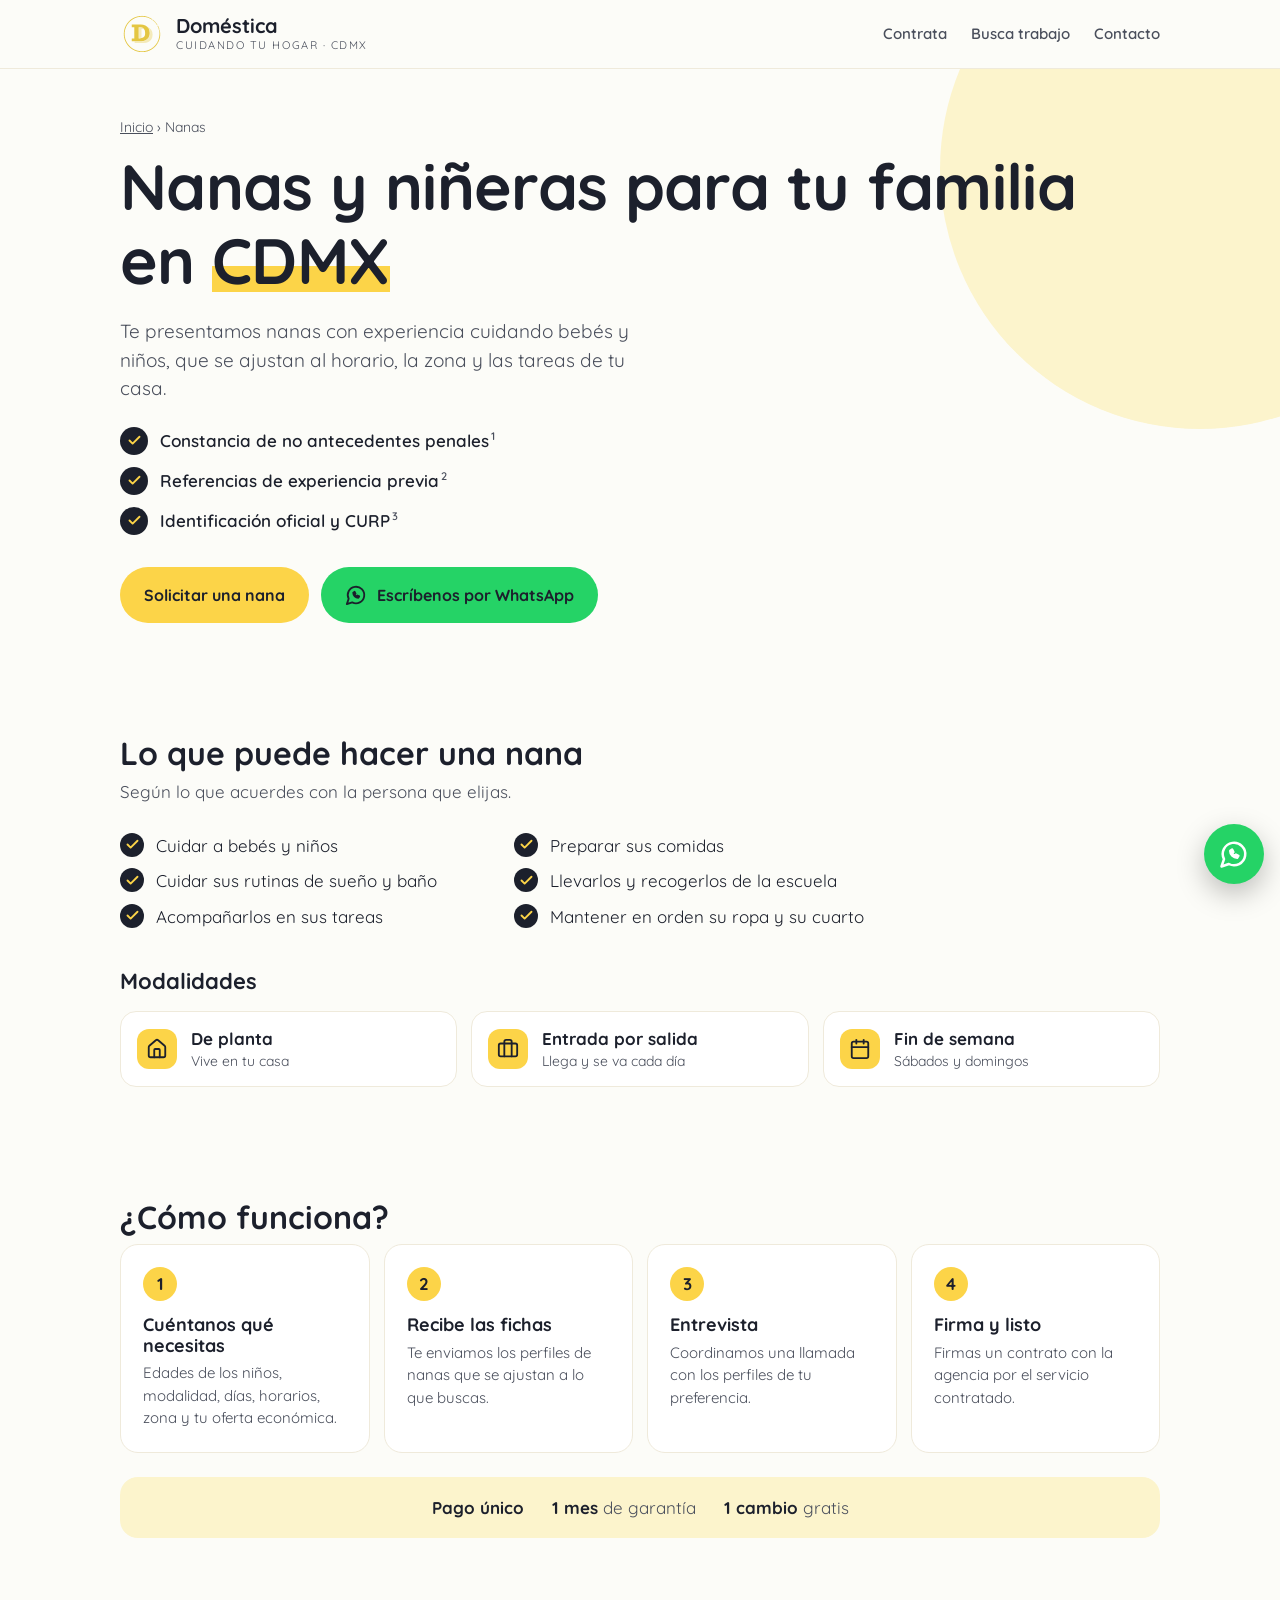
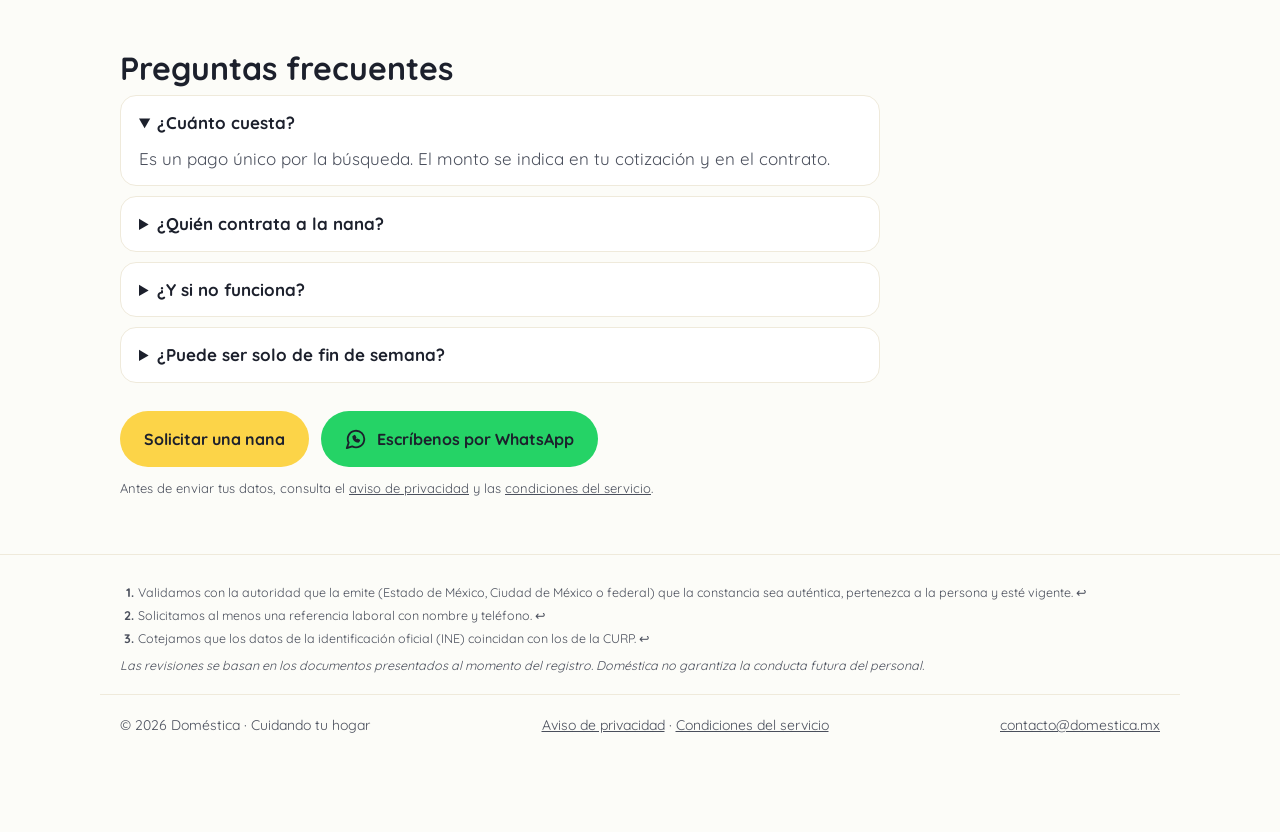
<file: nanas.html>
<!doctype html>
<html lang="es-MX">
<head>
  <meta charset="utf-8">
  <meta name="viewport" content="width=device-width, initial-scale=1">
  <title>Nanas y niñeras en CDMX · Doméstica</title>
  <meta name="description" content="Nanas y niñeras de planta, de entrada por salida o de fin de semana en CDMX. Revisamos constancia de no antecedentes penales, referencias e identificación. 1 mes de garantía.">
  <meta property="og:title" content="Nanas y niñeras en CDMX · Doméstica">
  <meta property="og:description" content="Nanas y niñeras de planta, de entrada por salida o de fin de semana en CDMX. Revisamos constancia de no antecedentes penales, referencias e identificación. 1 mes de garantía.">
  <meta property="og:url" content="https://domestica.mx/nanas">
  <meta property="og:locale" content="es_MX">
  <meta property="og:type" content="website">
  <meta property="og:site_name" content="Doméstica">
  <meta property="og:image" content="https://domestica.mx/assets/og.png">
  <meta property="og:image:width" content="1200">
  <meta property="og:image:height" content="630">
  <meta name="twitter:card" content="summary_large_image">
  <link rel="canonical" href="https://domestica.mx/nanas">
  <link rel="icon" href="assets/logo.svg" type="image/svg+xml">
  <link rel="preload" href="assets/fonts/quicksand.ttf" as="font" type="font/ttf" crossorigin>
  <link rel="stylesheet" href="styles.css?v=2026-10-19d">
</head>
<body>
  <!-- Icons: Lucide (ISC, assets/LICENSE-lucide.txt); whatsapp is a simplified outline. -->
  <svg width="0" height="0" style="position:absolute" aria-hidden="true">
    <symbol id="i-briefcase" viewBox="0 0 24 24"><path d="M16 20V4a2 2 0 0 0-2-2h-4a2 2 0 0 0-2 2v16"/><rect width="20" height="14" x="2" y="6" rx="2"/></symbol>
    <symbol id="i-calendar" viewBox="0 0 24 24"><path d="M8 2v4"/><path d="M16 2v4"/><rect width="18" height="18" x="3" y="4" rx="2"/><path d="M3 10h18"/></symbol>
    <symbol id="i-check" viewBox="0 0 24 24"><path d="M20 6 9 17l-5-5"/></symbol>
    <symbol id="i-house" viewBox="0 0 24 24"><path d="M15 21v-8a1 1 0 0 0-1-1h-4a1 1 0 0 0-1 1v8"/><path d="M3 10a2 2 0 0 1 .709-1.528l7-6a2 2 0 0 1 2.582 0l7 6A2 2 0 0 1 21 10v9a2 2 0 0 1-2 2H5a2 2 0 0 1-2-2z"/></symbol>
    <symbol id="i-whatsapp" viewBox="0 0 24 24"><path d="M7.9 20A9 9 0 1 0 4 16.1L2 22Z"/><path d="M9 9.5c0 3 2.5 5.5 5.5 5.5l1-1.5-2-1-1 1c-1-.4-1.6-1-2-2l1-1-1-2L9 9.5Z"/></symbol>
  </svg>

  <header class="site-header">
    <div class="wrap">
      <a class="brand" href="index.html">
        <img src="assets/logo.svg" alt="" width="44" height="44">
        <div>
          <div class="brand-name">Doméstica</div>
          <div class="brand-tag">Cuidando tu hogar · CDMX</div>
        </div>
      </a>
      <nav class="nav" aria-label="Secciones">
        <a href="index.html#contratar">Contrata</a>
        <a href="index.html#trabajar">Busca trabajo</a>
        <a href="index.html#contacto">Contacto</a>
      </nav>
    </div>
  </header>

  <main>
    <section class="hero" id="inicio">
      <div class="wrap">
        <p class="crumbs"><a href="index.html">Inicio</a> › Nanas</p>
        <h1>Nanas y niñeras para tu familia en <span class="mark">CDMX</span></h1>
        <p class="lead">Te presentamos nanas con experiencia cuidando bebés y niños, que se ajustan al horario, la zona y las tareas de tu casa.</p>
        <ul class="checks">
          <li><span class="check-dot"><svg class="icon"><use href="#i-check"/></svg></span><span>Constancia de no antecedentes penales<sup><a href="#nota-1" id="ref-1">1</a></sup></span></li>
          <li><span class="check-dot"><svg class="icon"><use href="#i-check"/></svg></span><span>Referencias de experiencia previa<sup><a href="#nota-2" id="ref-2">2</a></sup></span></li>
          <li><span class="check-dot"><svg class="icon"><use href="#i-check"/></svg></span><span>Identificación oficial y CURP<sup><a href="#nota-3" id="ref-3">3</a></sup></span></li>
        </ul>
        <div class="btn-row">
          <a class="btn btn-primary" href="solicitud.html">Solicitar una nana</a>
          <a class="btn btn-wa" href="https://wa.me/525544602106?text=Hola%2C%20busco%20una%20nana%20para%20mi%20familia." target="_blank" rel="noopener"><svg class="icon"><use href="#i-whatsapp"/></svg>Escríbenos por WhatsApp</a>
        </div>
      </div>
    </section>

    <section>
      <div class="wrap">
        <h2 class="section-title">Lo que puede hacer una nana</h2>
        <p class="section-lead">Según lo que acuerdes con la persona que elijas.</p>
        <ul class="tasks">
          <li><span class="check-dot"><svg class="icon"><use href="#i-check"/></svg></span>Cuidar a bebés y niños</li>
          <li><span class="check-dot"><svg class="icon"><use href="#i-check"/></svg></span>Preparar sus comidas</li>
          <li><span class="check-dot"><svg class="icon"><use href="#i-check"/></svg></span>Cuidar sus rutinas de sueño y baño</li>
          <li><span class="check-dot"><svg class="icon"><use href="#i-check"/></svg></span>Llevarlos y recogerlos de la escuela</li>
          <li><span class="check-dot"><svg class="icon"><use href="#i-check"/></svg></span>Acompañarlos en sus tareas</li>
          <li><span class="check-dot"><svg class="icon"><use href="#i-check"/></svg></span>Mantener en orden su ropa y su cuarto</li>
        </ul>

        <h2 class="section-title subhead">Modalidades</h2>
        <div class="tiles three">
          <div class="tile"><span class="tile-icon"><svg class="icon"><use href="#i-house"/></svg></span><div>De planta<small>Vive en tu casa</small></div></div>
          <div class="tile"><span class="tile-icon"><svg class="icon"><use href="#i-briefcase"/></svg></span><div>Entrada por salida<small>Llega y se va cada día</small></div></div>
          <div class="tile"><span class="tile-icon"><svg class="icon"><use href="#i-calendar"/></svg></span><div>Fin de semana<small>Sábados y domingos</small></div></div>
        </div>
      </div>
    </section>

    <section>
      <div class="wrap">
        <h2 class="section-title">¿Cómo funciona?</h2>
        <div class="steps">
          <div class="step"><h3>Cuéntanos qué necesitas</h3><p>Edades de los niños, modalidad, días, horarios, zona y tu oferta económica.</p></div>
          <div class="step"><h3>Recibe las fichas</h3><p>Te enviamos los perfiles de nanas que se ajustan a lo que buscas.</p></div>
          <div class="step"><h3>Entrevista</h3><p>Coordinamos una llamada con los perfiles de tu preferencia.</p></div>
          <div class="step"><h3>Firma y listo</h3><p>Firmas un contrato con la agencia por el servicio contratado.</p></div>
        </div>
        <p class="price">
          <span><b>Pago único</b></span>
          <span><b>1 mes</b> de garantía</span>
          <span><b>1 cambio</b> gratis</span>
        </p>
      </div>
    </section>

    <section>
      <div class="wrap">
        <h2 class="section-title">Preguntas frecuentes</h2>
        <div class="faq">
          <details open>
            <summary>¿Cuánto cuesta?</summary>
            <p>Es un pago único por la búsqueda. El monto se indica en tu cotización y en el contrato.</p>
          </details>
          <details>
            <summary>¿Quién contrata a la nana?</summary>
            <p>Tú. La relación de trabajo es entre tu familia y la persona que eliges; nosotros hacemos la selección. Consulta las <a href="condiciones.html">condiciones del servicio</a>.</p>
          </details>
          <details>
            <summary>¿Y si no funciona?</summary>
            <p>Durante el primer mes puedes pedir un cambio gratis para el mismo puesto y en las mismas condiciones.</p>
          </details>
          <details>
            <summary>¿Puede ser solo de fin de semana?</summary>
            <p>Sí. Dinos qué días y horarios necesitas y buscamos perfiles con esa disponibilidad.</p>
          </details>
        </div>
        <div class="btn-row cta">
          <a class="btn btn-primary" href="solicitud.html">Solicitar una nana</a>
          <a class="btn btn-wa" href="https://wa.me/525544602106?text=Hola%2C%20busco%20una%20nana%20para%20mi%20familia." target="_blank" rel="noopener"><svg class="icon"><use href="#i-whatsapp"/></svg>Escríbenos por WhatsApp</a>
        </div>
        <p class="form-note">Antes de enviar tus datos, consulta el <a href="privacidad.html">aviso de privacidad</a> y las <a href="condiciones.html">condiciones del servicio</a>.</p>
      </div>
    </section>
  </main>

  <footer>
    <div class="wrap notes">
      <ol class="footnotes">
        <li id="nota-1">Validamos con la autoridad que la emite (Estado de México, Ciudad de México o federal) que la constancia sea auténtica, pertenezca a la persona y esté vigente. <a href="#ref-1" aria-label="Volver">↩</a></li>
        <li id="nota-2">Solicitamos al menos una referencia laboral con nombre y teléfono. <a href="#ref-2" aria-label="Volver">↩</a></li>
        <li id="nota-3">Cotejamos que los datos de la identificación oficial (INE) coincidan con los de la CURP. <a href="#ref-3" aria-label="Volver">↩</a></li>
      </ol>
      <p class="disclaimer">Las revisiones se basan en los documentos presentados al momento del registro. Doméstica no garantiza la conducta futura del personal.</p>
    </div>
    <div class="wrap">
      <span>© 2026 Doméstica · Cuidando tu hogar</span>
      <span class="legal-links"><a href="privacidad.html">Aviso de privacidad</a> · <a href="condiciones.html">Condiciones del servicio</a></span>
      <a href="mailto:contacto@domestica.mx">contacto@domestica.mx</a>
    </div>
  </footer>

  <a class="fab" href="https://wa.me/525544602106" target="_blank" rel="noopener" aria-label="Escríbenos por WhatsApp"><svg class="icon"><use href="#i-whatsapp"/></svg></a>
</body>
</html>
</file>
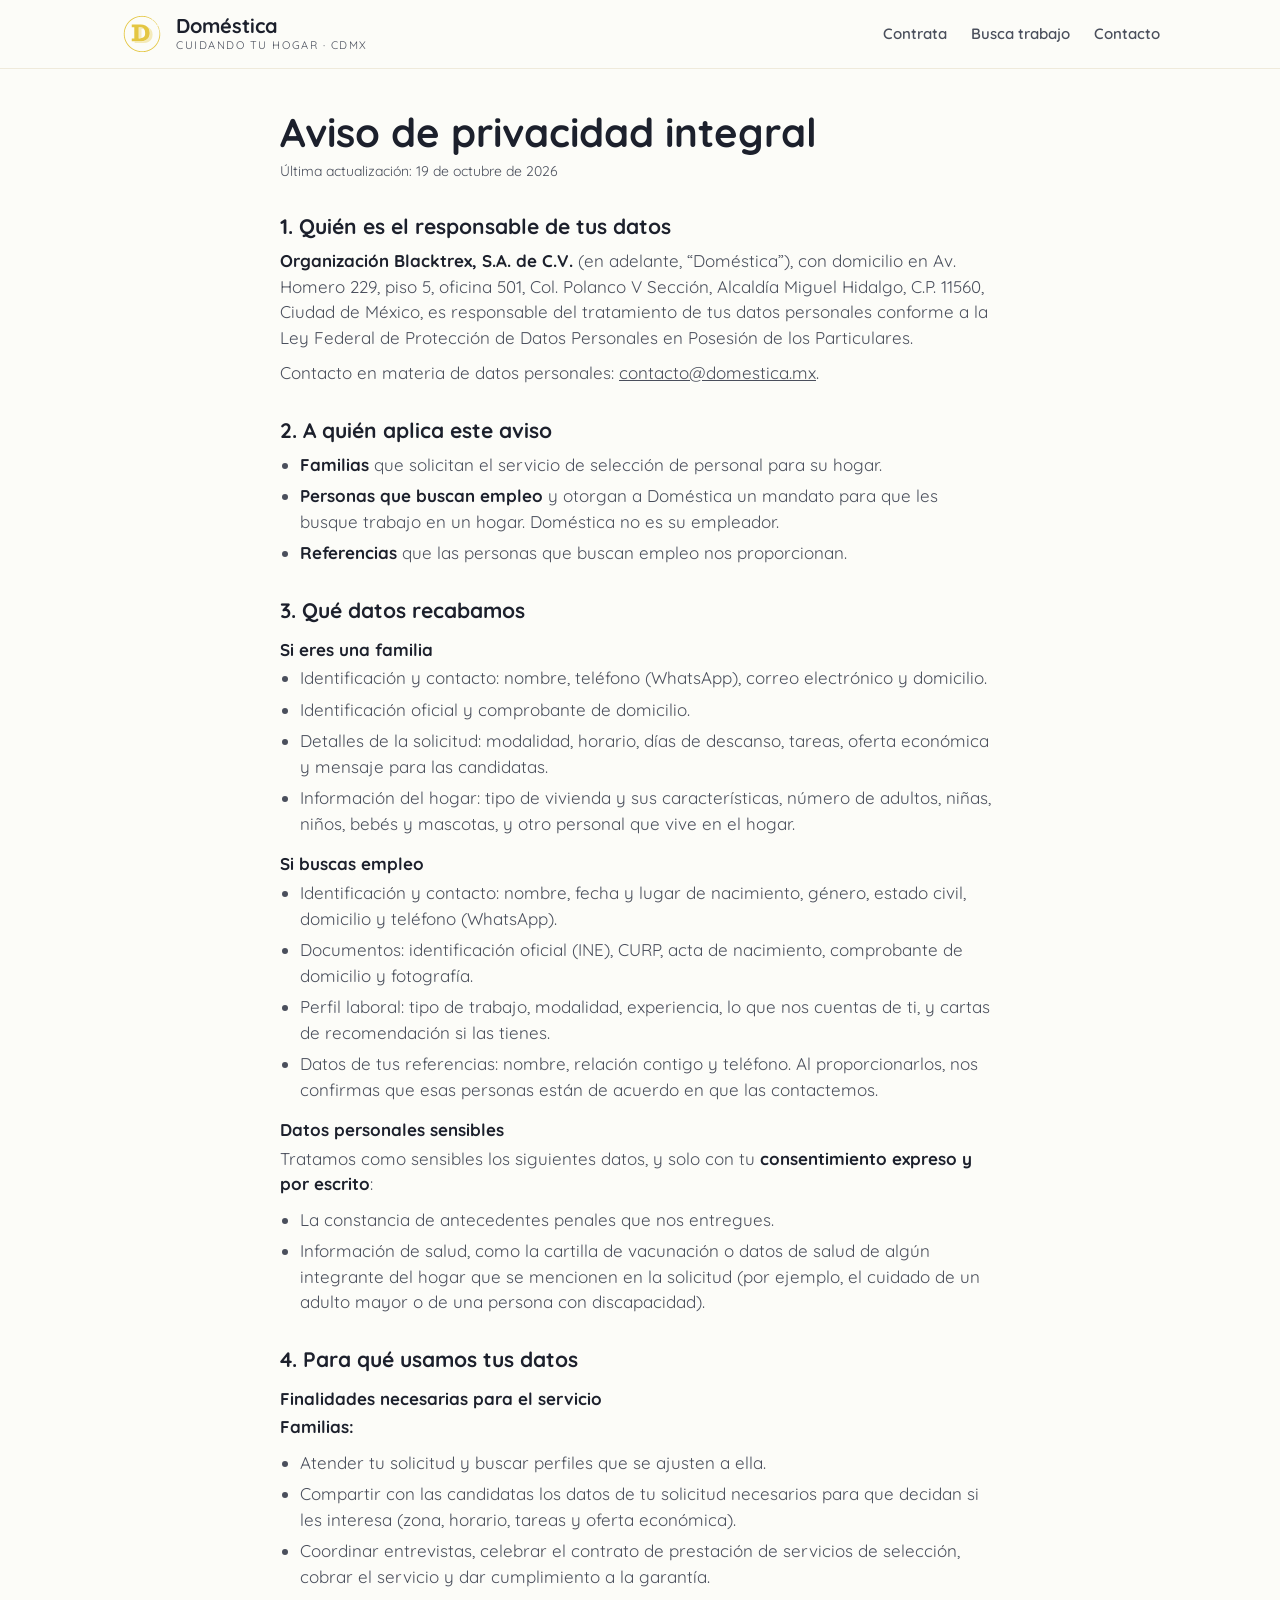
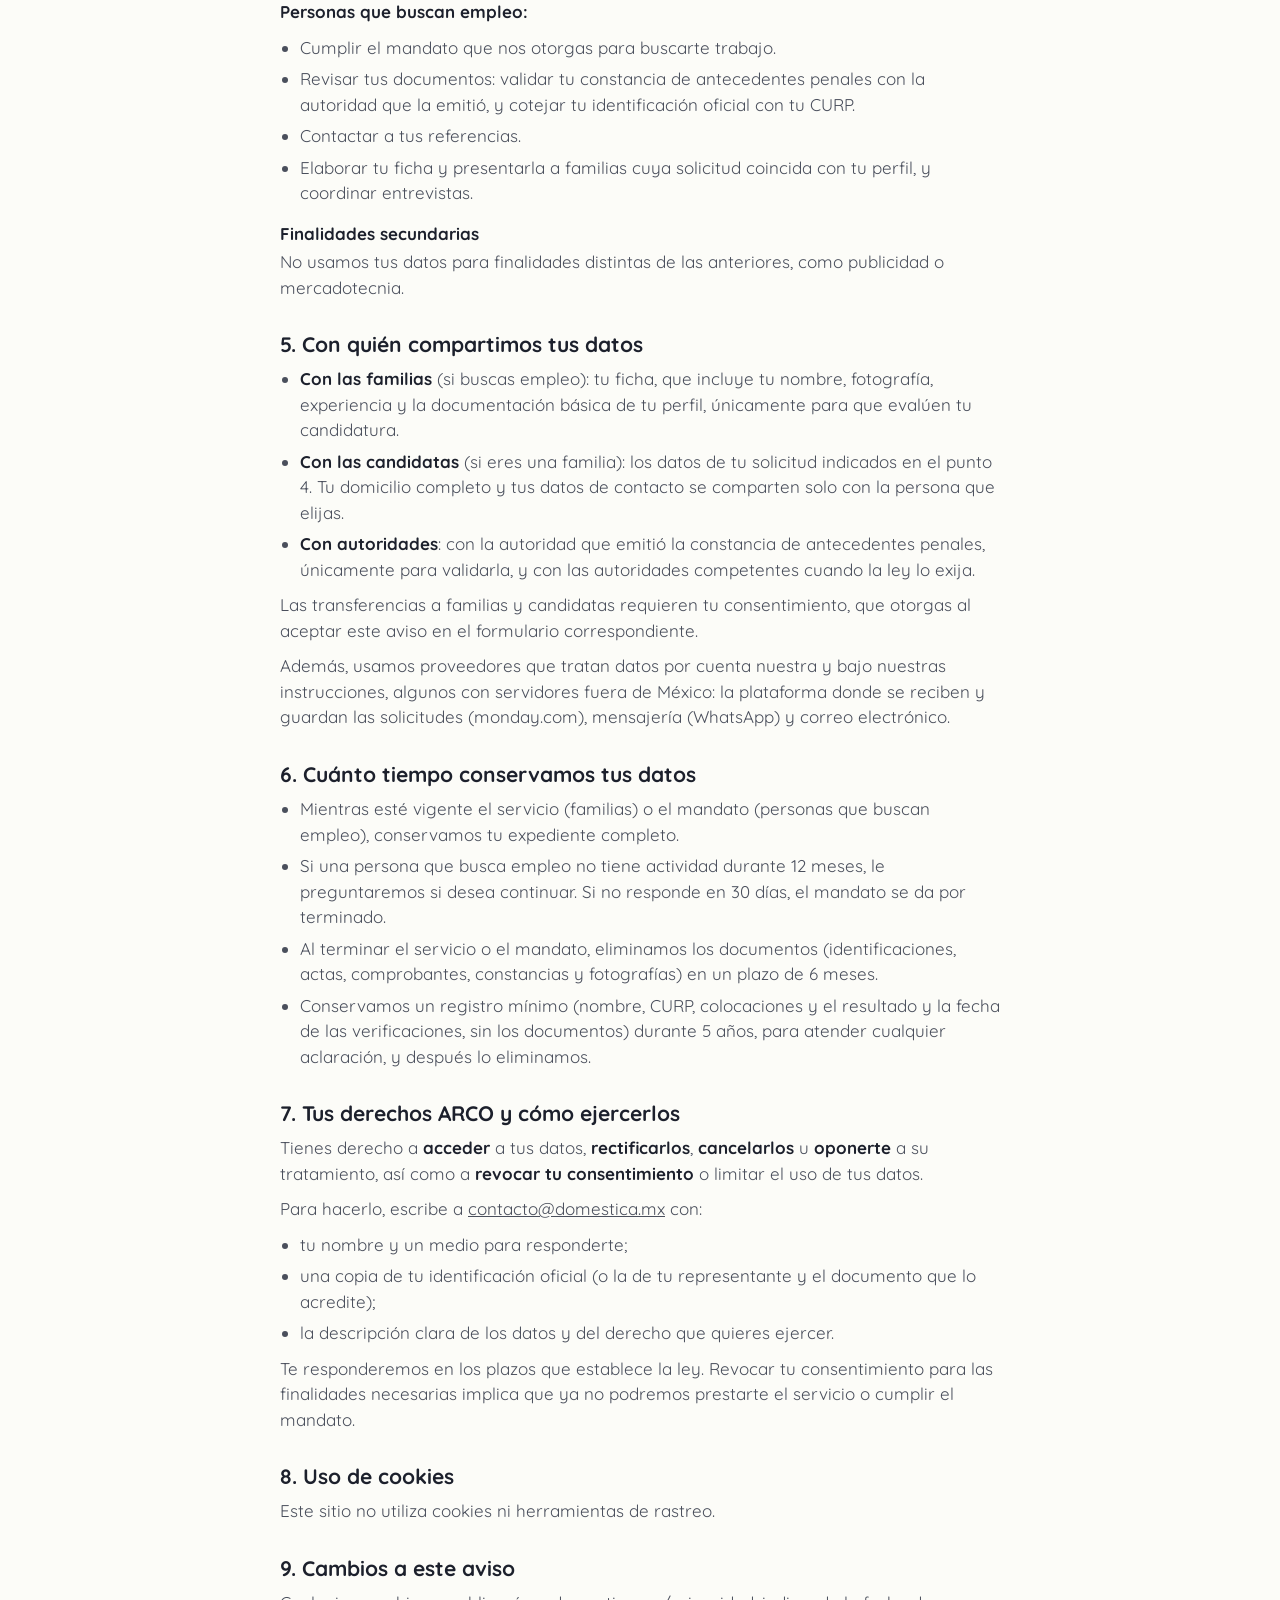
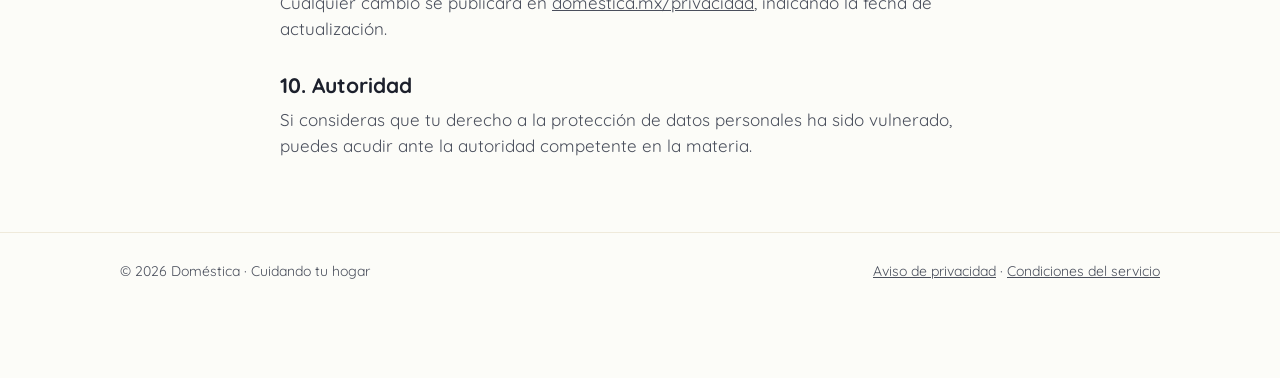
<file: privacidad.html>
<!doctype html>
<html lang="es-MX">
<head>
  <meta charset="utf-8">
  <meta name="viewport" content="width=device-width, initial-scale=1">
  <title>Aviso de privacidad · Doméstica</title>
  <meta name="description" content="Aviso de privacidad integral de Doméstica (Organización Blacktrex, S.A. de C.V.).">
  <meta name="robots" content="noindex">
  <link rel="icon" href="assets/logo.svg" type="image/svg+xml">
  <link rel="stylesheet" href="styles.css?v=2026-10-19d">
</head>
<body>
  <header class="site-header">
    <div class="wrap">
      <a class="brand" href="index.html">
        <img src="assets/logo.svg" alt="" width="44" height="44">
        <div>
          <div class="brand-name">Doméstica</div>
          <div class="brand-tag">Cuidando tu hogar · CDMX</div>
        </div>
      </a>
      <nav class="nav" aria-label="Secciones">
        <a href="index.html#contratar">Contrata</a>
        <a href="index.html#trabajar">Busca trabajo</a>
        <a href="index.html#contacto">Contacto</a>
      </nav>
    </div>
  </header>

  <main class="legal wrap">
    <h1>Aviso de privacidad integral</h1>
    <p class="legal-meta">Última actualización: 19 de octubre de 2026</p>

    <h2>1. Quién es el responsable de tus datos</h2>
    <p><strong>Organización Blacktrex, S.A. de C.V.</strong> (en adelante, “Doméstica”), con domicilio en Av. Homero 229, piso 5, oficina 501, Col. Polanco V Sección, Alcaldía Miguel Hidalgo, C.P. 11560, Ciudad de México, es responsable del tratamiento de tus datos personales conforme a la Ley Federal de Protección de Datos Personales en Posesión de los Particulares.</p>
    <p>Contacto en materia de datos personales: <a href="mailto:contacto@domestica.mx">contacto@domestica.mx</a>.</p>

    <h2>2. A quién aplica este aviso</h2>
    <ul>
      <li><strong>Familias</strong> que solicitan el servicio de selección de personal para su hogar.</li>
      <li><strong>Personas que buscan empleo</strong> y otorgan a Doméstica un mandato para que les busque trabajo en un hogar. Doméstica no es su empleador.</li>
      <li><strong>Referencias</strong> que las personas que buscan empleo nos proporcionan.</li>
    </ul>

    <h2>3. Qué datos recabamos</h2>
    <h3>Si eres una familia</h3>
    <ul>
      <li>Identificación y contacto: nombre, teléfono (WhatsApp), correo electrónico y domicilio.</li>
      <li>Identificación oficial y comprobante de domicilio.</li>
      <li>Detalles de la solicitud: modalidad, horario, días de descanso, tareas, oferta económica y mensaje para las candidatas.</li>
      <li>Información del hogar: tipo de vivienda y sus características, número de adultos, niñas, niños, bebés y mascotas, y otro personal que vive en el hogar.</li>
    </ul>
    <h3>Si buscas empleo</h3>
    <ul>
      <li>Identificación y contacto: nombre, fecha y lugar de nacimiento, género, estado civil, domicilio y teléfono (WhatsApp).</li>
      <li>Documentos: identificación oficial (INE), CURP, acta de nacimiento, comprobante de domicilio y fotografía.</li>
      <li>Perfil laboral: tipo de trabajo, modalidad, experiencia, lo que nos cuentas de ti, y cartas de recomendación si las tienes.</li>
      <li>Datos de tus referencias: nombre, relación contigo y teléfono. Al proporcionarlos, nos confirmas que esas personas están de acuerdo en que las contactemos.</li>
    </ul>

    <h3>Datos personales sensibles</h3>
    <p>Tratamos como sensibles los siguientes datos, y solo con tu <strong>consentimiento expreso y por escrito</strong>:</p>
    <ul>
      <li>La constancia de antecedentes penales que nos entregues.</li>
      <li>Información de salud, como la cartilla de vacunación o datos de salud de algún integrante del hogar que se mencionen en la solicitud (por ejemplo, el cuidado de un adulto mayor o de una persona con discapacidad).</li>
    </ul>

    <h2>4. Para qué usamos tus datos</h2>
    <h3>Finalidades necesarias para el servicio</h3>
    <p><strong>Familias:</strong></p>
    <ul>
      <li>Atender tu solicitud y buscar perfiles que se ajusten a ella.</li>
      <li>Compartir con las candidatas los datos de tu solicitud necesarios para que decidan si les interesa (zona, horario, tareas y oferta económica).</li>
      <li>Coordinar entrevistas, celebrar el contrato de prestación de servicios de selección, cobrar el servicio y dar cumplimiento a la garantía.</li>
    </ul>
    <p><strong>Personas que buscan empleo:</strong></p>
    <ul>
      <li>Cumplir el mandato que nos otorgas para buscarte trabajo.</li>
      <li>Revisar tus documentos: validar tu constancia de antecedentes penales con la autoridad que la emitió, y cotejar tu identificación oficial con tu CURP.</li>
      <li>Contactar a tus referencias.</li>
      <li>Elaborar tu ficha y presentarla a familias cuya solicitud coincida con tu perfil, y coordinar entrevistas.</li>
    </ul>
    <h3>Finalidades secundarias</h3>
    <p>No usamos tus datos para finalidades distintas de las anteriores, como publicidad o mercadotecnia.</p>

    <h2>5. Con quién compartimos tus datos</h2>
    <ul>
      <li><strong>Con las familias</strong> (si buscas empleo): tu ficha, que incluye tu nombre, fotografía, experiencia y la documentación básica de tu perfil, únicamente para que evalúen tu candidatura.</li>
      <li><strong>Con las candidatas</strong> (si eres una familia): los datos de tu solicitud indicados en el punto 4. Tu domicilio completo y tus datos de contacto se comparten solo con la persona que elijas.</li>
      <li><strong>Con autoridades</strong>: con la autoridad que emitió la constancia de antecedentes penales, únicamente para validarla, y con las autoridades competentes cuando la ley lo exija.</li>
    </ul>
    <p>Las transferencias a familias y candidatas requieren tu consentimiento, que otorgas al aceptar este aviso en el formulario correspondiente.</p>
    <p>Además, usamos proveedores que tratan datos por cuenta nuestra y bajo nuestras instrucciones, algunos con servidores fuera de México: la plataforma donde se reciben y guardan las solicitudes (monday.com), mensajería (WhatsApp) y correo electrónico.</p>

    <h2>6. Cuánto tiempo conservamos tus datos</h2>
    <ul>
      <li>Mientras esté vigente el servicio (familias) o el mandato (personas que buscan empleo), conservamos tu expediente completo.</li>
      <li>Si una persona que busca empleo no tiene actividad durante 12 meses, le preguntaremos si desea continuar. Si no responde en 30 días, el mandato se da por terminado.</li>
      <li>Al terminar el servicio o el mandato, eliminamos los documentos (identificaciones, actas, comprobantes, constancias y fotografías) en un plazo de 6 meses.</li>
      <li>Conservamos un registro mínimo (nombre, CURP, colocaciones y el resultado y la fecha de las verificaciones, sin los documentos) durante 5 años, para atender cualquier aclaración, y después lo eliminamos.</li>
    </ul>

    <h2>7. Tus derechos ARCO y cómo ejercerlos</h2>
    <p>Tienes derecho a <strong>acceder</strong> a tus datos, <strong>rectificarlos</strong>, <strong>cancelarlos</strong> u <strong>oponerte</strong> a su tratamiento, así como a <strong>revocar tu consentimiento</strong> o limitar el uso de tus datos.</p>
    <p>Para hacerlo, escribe a <a href="mailto:contacto@domestica.mx">contacto@domestica.mx</a> con:</p>
    <ul>
      <li>tu nombre y un medio para responderte;</li>
      <li>una copia de tu identificación oficial (o la de tu representante y el documento que lo acredite);</li>
      <li>la descripción clara de los datos y del derecho que quieres ejercer.</li>
    </ul>
    <p>Te responderemos en los plazos que establece la ley. Revocar tu consentimiento para las finalidades necesarias implica que ya no podremos prestarte el servicio o cumplir el mandato.</p>

    <h2>8. Uso de cookies</h2>
    <p>Este sitio no utiliza cookies ni herramientas de rastreo.</p>

    <h2>9. Cambios a este aviso</h2>
    <p>Cualquier cambio se publicará en <a href="https://domestica.mx/privacidad">domestica.mx/privacidad</a>, indicando la fecha de actualización.</p>

    <h2>10. Autoridad</h2>
    <p>Si consideras que tu derecho a la protección de datos personales ha sido vulnerado, puedes acudir ante la autoridad competente en la materia.</p>
  </main>

  <footer>
    <div class="wrap">
      <span>© 2026 Doméstica · Cuidando tu hogar</span>
      <span class="legal-links"><a href="privacidad.html">Aviso de privacidad</a> · <a href="condiciones.html">Condiciones del servicio</a></span>
    </div>
  </footer>
</body>
</html>
</file>
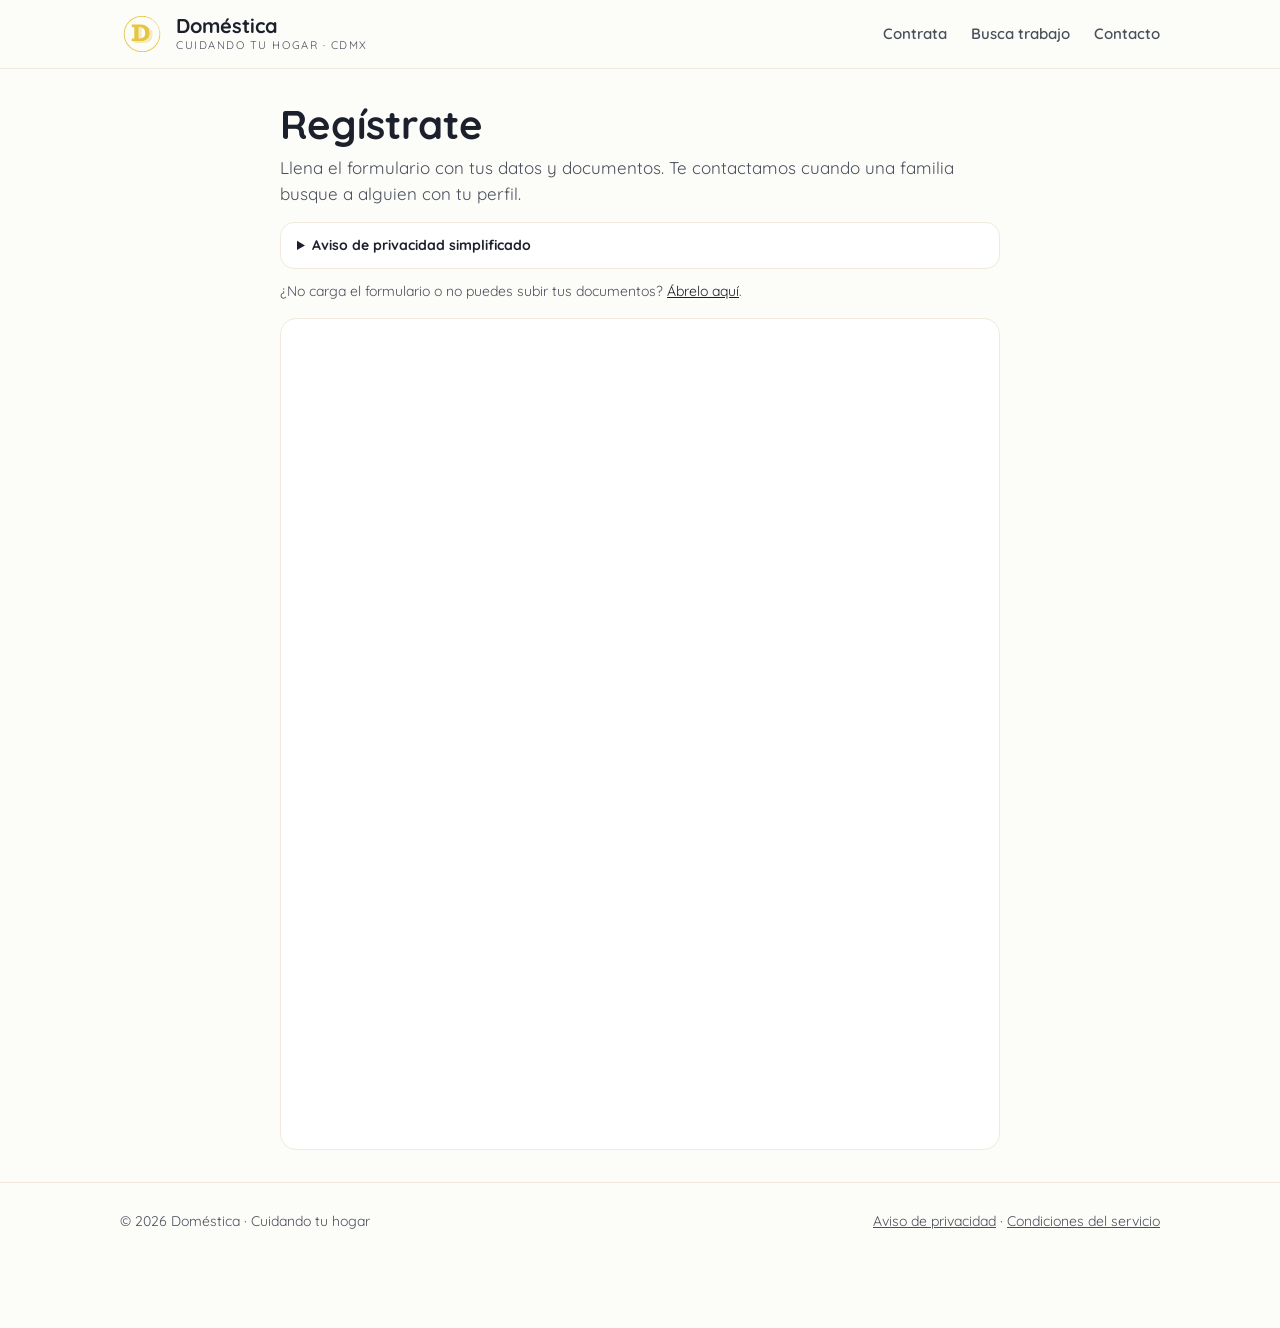
<file: registro.html>
<!doctype html>
<html lang="es-MX">
<head>
  <meta charset="utf-8">
  <meta name="viewport" content="width=device-width, initial-scale=1">
  <title>Regístrate · Doméstica</title>
  <meta name="description" content="Regístrate en Doméstica y te contactamos cuando una familia busque a alguien con tu perfil.">
  <meta property="og:title" content="Regístrate en Doméstica">
  <meta property="og:description" content="Si buscas trabajo en un hogar en CDMX, regístrate y te contactamos cuando una familia busque tu perfil.">
  <meta property="og:url" content="https://domestica.mx/registro">
  <meta property="og:locale" content="es_MX">
  <meta property="og:type" content="website">
  <meta property="og:site_name" content="Doméstica">
  <meta property="og:image" content="https://domestica.mx/assets/og.png">
  <meta property="og:image:width" content="1200">
  <meta property="og:image:height" content="630">
  <meta name="twitter:card" content="summary_large_image">
  <link rel="canonical" href="https://domestica.mx/registro">
  <link rel="icon" href="assets/logo.svg" type="image/svg+xml">
  <link rel="stylesheet" href="styles.css?v=2026-10-19d">
</head>
<body class="form-page">
  <header class="site-header">
    <div class="wrap">
      <a class="brand" href="index.html">
        <img src="assets/logo.svg" alt="" width="44" height="44">
        <div>
          <div class="brand-name">Doméstica</div>
          <div class="brand-tag">Cuidando tu hogar · CDMX</div>
        </div>
      </a>
      <nav class="nav" aria-label="Secciones">
        <a href="index.html#contratar">Contrata</a>
        <a href="index.html#trabajar">Busca trabajo</a>
        <a href="index.html#contacto">Contacto</a>
      </nav>
    </div>
  </header>

  <main class="wrap form-intro">
    <h1>Regístrate</h1>
    <p class="lead-sm">Llena el formulario con tus datos y documentos. Te contactamos cuando una familia busque a alguien con tu perfil.</p>

    <!-- Simplified privacy notice, shown where the data is collected (LFPDPPP art. 16-II). -->
    <details class="notice">
      <summary>Aviso de privacidad simplificado</summary>
      <p><strong>Organización Blacktrex, S.A. de C.V.</strong> (“Doméstica”) es responsable de tus datos personales. Los usamos para buscarte trabajo en un hogar: revisar tus documentos, contactar a tus referencias, elaborar tu ficha y presentarla a familias cuya solicitud coincida con tu perfil. Algunos datos son sensibles (constancia de antecedentes penales e información de salud) y solo los tratamos con tu consentimiento expreso. Tu ficha se comparte con familias interesadas.</p>
      <p>Consulta el <a href="privacidad.html">aviso de privacidad integral</a> y las <a href="condiciones.html">condiciones del servicio</a>. Para ejercer tus derechos escribe a <a href="mailto:contacto@domestica.mx">contacto@domestica.mx</a>.</p>
    </details>

    <p class="fallback">¿No carga el formulario o no puedes subir tus documentos? <a href="https://wkf.ms/4dyAI7B" target="_blank" rel="noopener">Ábrelo aquí</a>.</p>
  </main>

  <div class="embed">
    <iframe src="https://forms.monday.com/forms/embed/63d23540245c74c504f0bca350933242?r=use1" title="Formulario de registro de Doméstica" allow="camera; clipboard-write" loading="eager"></iframe>
  </div>

  <footer>
    <div class="wrap">
      <span>© 2026 Doméstica · Cuidando tu hogar</span>
      <span class="legal-links"><a href="privacidad.html">Aviso de privacidad</a> · <a href="condiciones.html">Condiciones del servicio</a></span>
    </div>
  </footer>
</body>
</html>
</file>
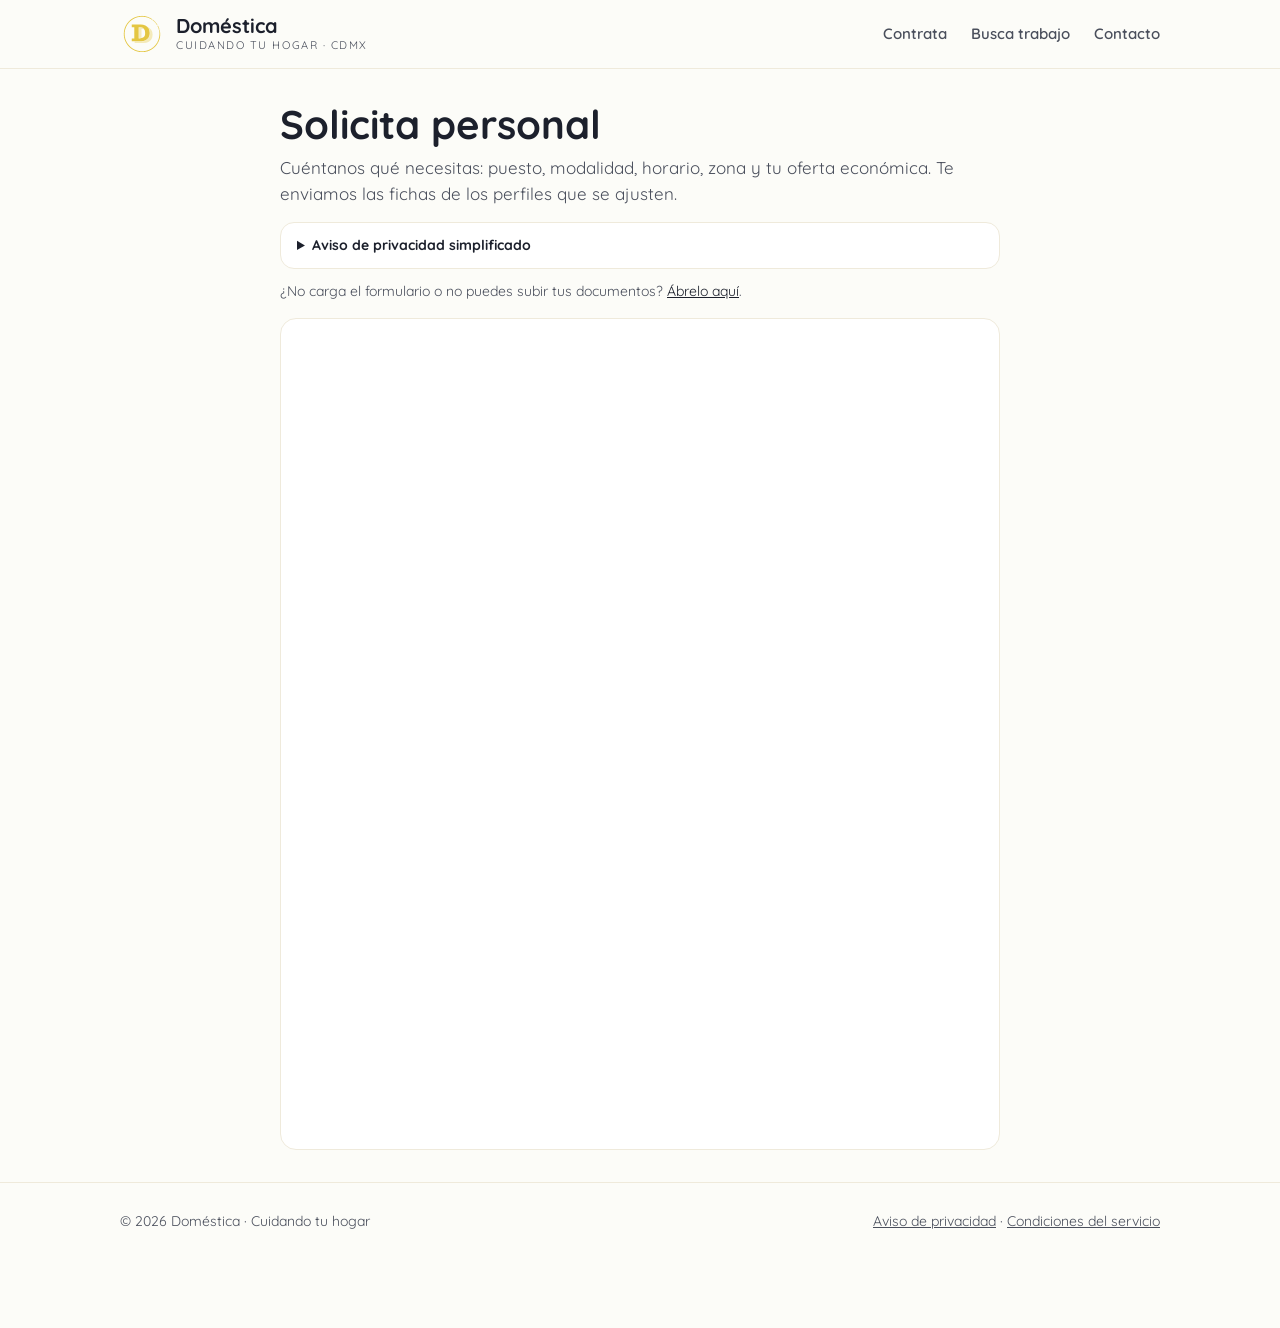
<file: solicitud.html>
<!doctype html>
<html lang="es-MX">
<head>
  <meta charset="utf-8">
  <meta name="viewport" content="width=device-width, initial-scale=1">
  <title>Solicita personal · Doméstica</title>
  <meta name="description" content="Cuéntanos qué necesitas y te enviamos fichas de perfiles que se ajusten a tu hogar.">
  <meta property="og:title" content="Solicita personal para tu hogar · Doméstica">
  <meta property="og:description" content="Cuéntanos qué necesitas y te enviamos fichas de perfiles verificados en CDMX.">
  <meta property="og:url" content="https://domestica.mx/solicitud">
  <meta property="og:locale" content="es_MX">
  <meta property="og:type" content="website">
  <meta property="og:site_name" content="Doméstica">
  <meta property="og:image" content="https://domestica.mx/assets/og.png">
  <meta property="og:image:width" content="1200">
  <meta property="og:image:height" content="630">
  <meta name="twitter:card" content="summary_large_image">
  <link rel="canonical" href="https://domestica.mx/solicitud">
  <link rel="icon" href="assets/logo.svg" type="image/svg+xml">
  <link rel="stylesheet" href="styles.css?v=2026-10-19d">
</head>
<body class="form-page">
  <header class="site-header">
    <div class="wrap">
      <a class="brand" href="index.html">
        <img src="assets/logo.svg" alt="" width="44" height="44">
        <div>
          <div class="brand-name">Doméstica</div>
          <div class="brand-tag">Cuidando tu hogar · CDMX</div>
        </div>
      </a>
      <nav class="nav" aria-label="Secciones">
        <a href="index.html#contratar">Contrata</a>
        <a href="index.html#trabajar">Busca trabajo</a>
        <a href="index.html#contacto">Contacto</a>
      </nav>
    </div>
  </header>

  <main class="wrap form-intro">
    <h1>Solicita personal</h1>
    <p class="lead-sm">Cuéntanos qué necesitas: puesto, modalidad, horario, zona y tu oferta económica. Te enviamos las fichas de los perfiles que se ajusten.</p>

    <!-- Simplified privacy notice, shown where the data is collected (LFPDPPP art. 16-II). -->
    <details class="notice">
      <summary>Aviso de privacidad simplificado</summary>
      <p><strong>Organización Blacktrex, S.A. de C.V.</strong> (“Doméstica”) es responsable de tus datos personales. Los usamos para atender tu solicitud, buscar perfiles, coordinar entrevistas, celebrar el contrato y dar cumplimiento a la garantía. Compartimos con las candidatas los datos de tu solicitud necesarios para que decidan si les interesa (zona, horario, tareas y oferta); tu domicilio completo y tu contacto, solo con la persona que elijas.</p>
      <p>Consulta el <a href="privacidad.html">aviso de privacidad integral</a> y las <a href="condiciones.html">condiciones del servicio</a>. Para ejercer tus derechos escribe a <a href="mailto:contacto@domestica.mx">contacto@domestica.mx</a>.</p>
    </details>

    <p class="fallback">¿No carga el formulario o no puedes subir tus documentos? <a href="https://wkf.ms/4jfbMWo" target="_blank" rel="noopener">Ábrelo aquí</a>.</p>
  </main>

  <div class="embed">
    <iframe src="https://forms.monday.com/forms/embed/28356a23a0ead652eed82471efdc04dd?r=use1" title="Formulario de solicitud de Doméstica" allow="camera; clipboard-write" loading="eager"></iframe>
  </div>

  <footer>
    <div class="wrap">
      <span>© 2026 Doméstica · Cuidando tu hogar</span>
      <span class="legal-links"><a href="privacidad.html">Aviso de privacidad</a> · <a href="condiciones.html">Condiciones del servicio</a></span>
    </div>
  </footer>
</body>
</html>
</file>
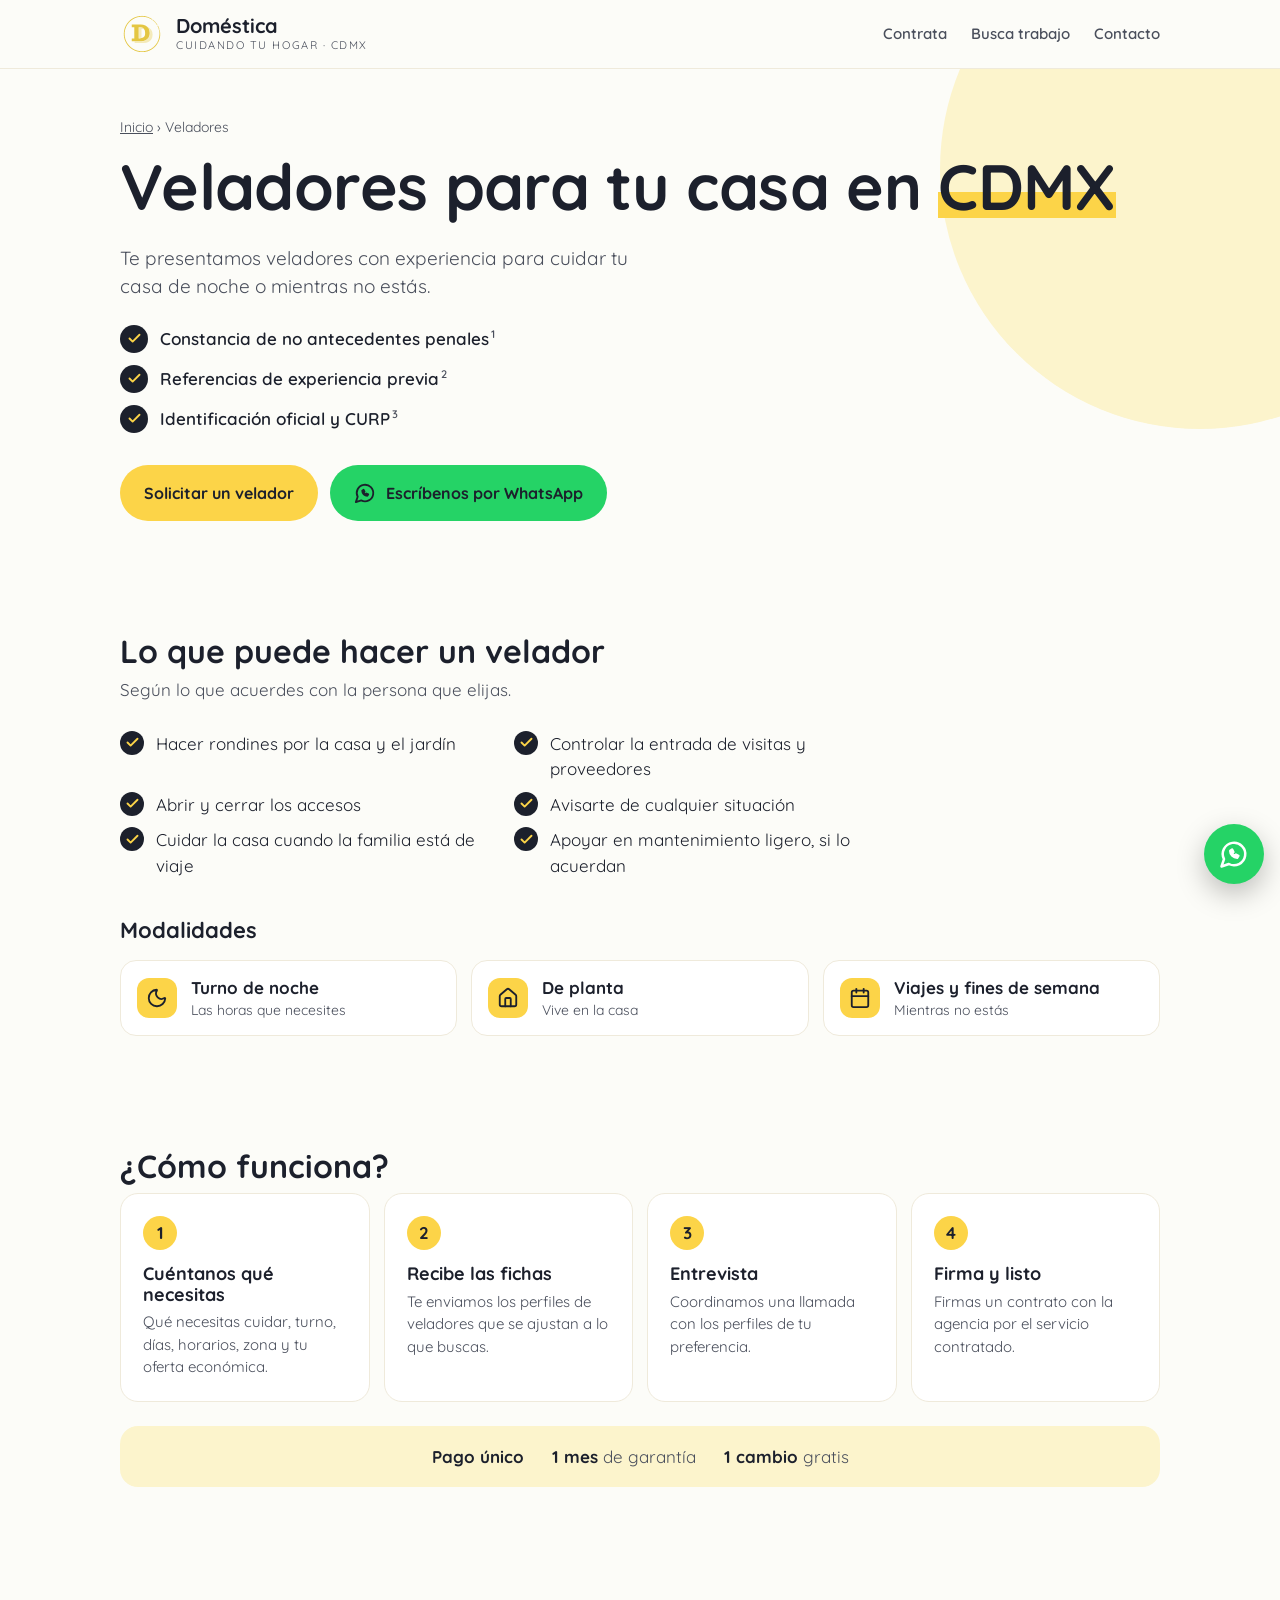
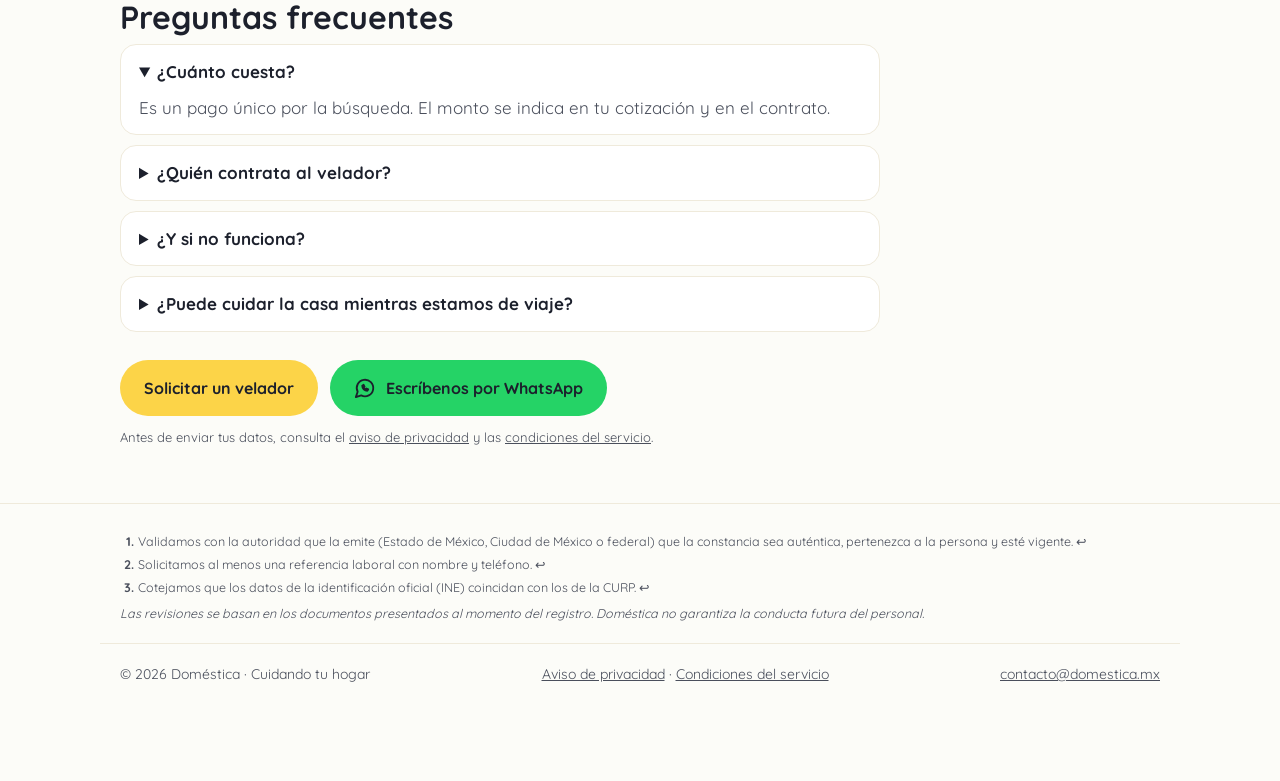
<file: veladores.html>
<!doctype html>
<html lang="es-MX">
<head>
  <meta charset="utf-8">
  <meta name="viewport" content="width=device-width, initial-scale=1">
  <title>Veladores para tu casa en CDMX · Doméstica</title>
  <meta name="description" content="Veladores en CDMX para cuidar tu casa de noche o mientras estás de viaje. Revisamos constancia de no antecedentes penales, referencias e identificación.">
  <meta property="og:title" content="Veladores para tu casa en CDMX · Doméstica">
  <meta property="og:description" content="Veladores en CDMX para cuidar tu casa de noche o mientras estás de viaje. Revisamos constancia de no antecedentes penales, referencias e identificación.">
  <meta property="og:url" content="https://domestica.mx/veladores">
  <meta property="og:locale" content="es_MX">
  <meta property="og:type" content="website">
  <meta property="og:site_name" content="Doméstica">
  <meta property="og:image" content="https://domestica.mx/assets/og.png">
  <meta property="og:image:width" content="1200">
  <meta property="og:image:height" content="630">
  <meta name="twitter:card" content="summary_large_image">
  <link rel="canonical" href="https://domestica.mx/veladores">
  <link rel="icon" href="assets/logo.svg" type="image/svg+xml">
  <link rel="preload" href="assets/fonts/quicksand.ttf" as="font" type="font/ttf" crossorigin>
  <link rel="stylesheet" href="styles.css?v=2026-10-19d">
</head>
<body>
  <!-- Icons: Lucide (ISC, assets/LICENSE-lucide.txt); whatsapp is a simplified outline. -->
  <svg width="0" height="0" style="position:absolute" aria-hidden="true">
    <symbol id="i-calendar" viewBox="0 0 24 24"><path d="M8 2v4"/><path d="M16 2v4"/><rect width="18" height="18" x="3" y="4" rx="2"/><path d="M3 10h18"/></symbol>
    <symbol id="i-check" viewBox="0 0 24 24"><path d="M20 6 9 17l-5-5"/></symbol>
    <symbol id="i-house" viewBox="0 0 24 24"><path d="M15 21v-8a1 1 0 0 0-1-1h-4a1 1 0 0 0-1 1v8"/><path d="M3 10a2 2 0 0 1 .709-1.528l7-6a2 2 0 0 1 2.582 0l7 6A2 2 0 0 1 21 10v9a2 2 0 0 1-2 2H5a2 2 0 0 1-2-2z"/></symbol>
    <symbol id="i-moon" viewBox="0 0 24 24"><path d="M20.985 12.486a9 9 0 1 1-9.473-9.472c.405-.022.617.46.402.803a6 6 0 0 0 8.268 8.268c.344-.215.825-.004.803.401"/></symbol>
    <symbol id="i-whatsapp" viewBox="0 0 24 24"><path d="M7.9 20A9 9 0 1 0 4 16.1L2 22Z"/><path d="M9 9.5c0 3 2.5 5.5 5.5 5.5l1-1.5-2-1-1 1c-1-.4-1.6-1-2-2l1-1-1-2L9 9.5Z"/></symbol>
  </svg>

  <header class="site-header">
    <div class="wrap">
      <a class="brand" href="index.html">
        <img src="assets/logo.svg" alt="" width="44" height="44">
        <div>
          <div class="brand-name">Doméstica</div>
          <div class="brand-tag">Cuidando tu hogar · CDMX</div>
        </div>
      </a>
      <nav class="nav" aria-label="Secciones">
        <a href="index.html#contratar">Contrata</a>
        <a href="index.html#trabajar">Busca trabajo</a>
        <a href="index.html#contacto">Contacto</a>
      </nav>
    </div>
  </header>

  <main>
    <section class="hero" id="inicio">
      <div class="wrap">
        <p class="crumbs"><a href="index.html">Inicio</a> › Veladores</p>
        <h1>Veladores para tu casa en <span class="mark">CDMX</span></h1>
        <p class="lead">Te presentamos veladores con experiencia para cuidar tu casa de noche o mientras no estás.</p>
        <ul class="checks">
          <li><span class="check-dot"><svg class="icon"><use href="#i-check"/></svg></span><span>Constancia de no antecedentes penales<sup><a href="#nota-1" id="ref-1">1</a></sup></span></li>
          <li><span class="check-dot"><svg class="icon"><use href="#i-check"/></svg></span><span>Referencias de experiencia previa<sup><a href="#nota-2" id="ref-2">2</a></sup></span></li>
          <li><span class="check-dot"><svg class="icon"><use href="#i-check"/></svg></span><span>Identificación oficial y CURP<sup><a href="#nota-3" id="ref-3">3</a></sup></span></li>
        </ul>
        <div class="btn-row">
          <a class="btn btn-primary" href="solicitud.html">Solicitar un velador</a>
          <a class="btn btn-wa" href="https://wa.me/525544602106?text=Hola%2C%20busco%20un%20velador%20para%20mi%20casa." target="_blank" rel="noopener"><svg class="icon"><use href="#i-whatsapp"/></svg>Escríbenos por WhatsApp</a>
        </div>
      </div>
    </section>

    <section>
      <div class="wrap">
        <h2 class="section-title">Lo que puede hacer un velador</h2>
        <p class="section-lead">Según lo que acuerdes con la persona que elijas.</p>
        <ul class="tasks">
          <li><span class="check-dot"><svg class="icon"><use href="#i-check"/></svg></span>Hacer rondines por la casa y el jardín</li>
          <li><span class="check-dot"><svg class="icon"><use href="#i-check"/></svg></span>Controlar la entrada de visitas y proveedores</li>
          <li><span class="check-dot"><svg class="icon"><use href="#i-check"/></svg></span>Abrir y cerrar los accesos</li>
          <li><span class="check-dot"><svg class="icon"><use href="#i-check"/></svg></span>Avisarte de cualquier situación</li>
          <li><span class="check-dot"><svg class="icon"><use href="#i-check"/></svg></span>Cuidar la casa cuando la familia está de viaje</li>
          <li><span class="check-dot"><svg class="icon"><use href="#i-check"/></svg></span>Apoyar en mantenimiento ligero, si lo acuerdan</li>
        </ul>

        <h2 class="section-title subhead">Modalidades</h2>
        <div class="tiles three">
          <div class="tile"><span class="tile-icon"><svg class="icon"><use href="#i-moon"/></svg></span><div>Turno de noche<small>Las horas que necesites</small></div></div>
          <div class="tile"><span class="tile-icon"><svg class="icon"><use href="#i-house"/></svg></span><div>De planta<small>Vive en la casa</small></div></div>
          <div class="tile"><span class="tile-icon"><svg class="icon"><use href="#i-calendar"/></svg></span><div>Viajes y fines de semana<small>Mientras no estás</small></div></div>
        </div>
      </div>
    </section>

    <section>
      <div class="wrap">
        <h2 class="section-title">¿Cómo funciona?</h2>
        <div class="steps">
          <div class="step"><h3>Cuéntanos qué necesitas</h3><p>Qué necesitas cuidar, turno, días, horarios, zona y tu oferta económica.</p></div>
          <div class="step"><h3>Recibe las fichas</h3><p>Te enviamos los perfiles de veladores que se ajustan a lo que buscas.</p></div>
          <div class="step"><h3>Entrevista</h3><p>Coordinamos una llamada con los perfiles de tu preferencia.</p></div>
          <div class="step"><h3>Firma y listo</h3><p>Firmas un contrato con la agencia por el servicio contratado.</p></div>
        </div>
        <p class="price">
          <span><b>Pago único</b></span>
          <span><b>1 mes</b> de garantía</span>
          <span><b>1 cambio</b> gratis</span>
        </p>
      </div>
    </section>

    <section>
      <div class="wrap">
        <h2 class="section-title">Preguntas frecuentes</h2>
        <div class="faq">
          <details open>
            <summary>¿Cuánto cuesta?</summary>
            <p>Es un pago único por la búsqueda. El monto se indica en tu cotización y en el contrato.</p>
          </details>
          <details>
            <summary>¿Quién contrata al velador?</summary>
            <p>Tú. La relación de trabajo es entre tu familia y la persona que eliges; nosotros hacemos la selección. Consulta las <a href="condiciones.html">condiciones del servicio</a>.</p>
          </details>
          <details>
            <summary>¿Y si no funciona?</summary>
            <p>Durante el primer mes puedes pedir un cambio gratis para el mismo puesto y en las mismas condiciones.</p>
          </details>
          <details>
            <summary>¿Puede cuidar la casa mientras estamos de viaje?</summary>
            <p>Sí. Dinos las fechas y los horarios y buscamos perfiles con esa disponibilidad.</p>
          </details>
        </div>
        <div class="btn-row cta">
          <a class="btn btn-primary" href="solicitud.html">Solicitar un velador</a>
          <a class="btn btn-wa" href="https://wa.me/525544602106?text=Hola%2C%20busco%20un%20velador%20para%20mi%20casa." target="_blank" rel="noopener"><svg class="icon"><use href="#i-whatsapp"/></svg>Escríbenos por WhatsApp</a>
        </div>
        <p class="form-note">Antes de enviar tus datos, consulta el <a href="privacidad.html">aviso de privacidad</a> y las <a href="condiciones.html">condiciones del servicio</a>.</p>
      </div>
    </section>
  </main>

  <footer>
    <div class="wrap notes">
      <ol class="footnotes">
        <li id="nota-1">Validamos con la autoridad que la emite (Estado de México, Ciudad de México o federal) que la constancia sea auténtica, pertenezca a la persona y esté vigente. <a href="#ref-1" aria-label="Volver">↩</a></li>
        <li id="nota-2">Solicitamos al menos una referencia laboral con nombre y teléfono. <a href="#ref-2" aria-label="Volver">↩</a></li>
        <li id="nota-3">Cotejamos que los datos de la identificación oficial (INE) coincidan con los de la CURP. <a href="#ref-3" aria-label="Volver">↩</a></li>
      </ol>
      <p class="disclaimer">Las revisiones se basan en los documentos presentados al momento del registro. Doméstica no garantiza la conducta futura del personal.</p>
    </div>
    <div class="wrap">
      <span>© 2026 Doméstica · Cuidando tu hogar</span>
      <span class="legal-links"><a href="privacidad.html">Aviso de privacidad</a> · <a href="condiciones.html">Condiciones del servicio</a></span>
      <a href="mailto:contacto@domestica.mx">contacto@domestica.mx</a>
    </div>
  </footer>

  <a class="fab" href="https://wa.me/525544602106" target="_blank" rel="noopener" aria-label="Escríbenos por WhatsApp"><svg class="icon"><use href="#i-whatsapp"/></svg></a>
</body>
</html>
</file>
<file: styles.css>
/* Palette and type follow the flyers (r-engine/templates/profile-sheet.typ in the domestica repo). */
@font-face {
  font-family: "Quicksand";
  src: url("assets/fonts/quicksand.ttf") format("truetype");
  font-weight: 300 700;
  font-display: swap;
}

:root {
  --bg: #fcfcf8;
  --surface: #ffffff;
  --soft: #fcf4cc;
  --yellow: #fcd448;
  --border: #efeadb;
  --muted: #4a4f5c;
  --ink: #1c202c;
  --green: #1f7a4d;
  --green-soft: #e3f3ea;
  --radius: 18px;
  --max: 1080px;
}

* { box-sizing: border-box; }
html { scroll-behavior: smooth; }
body {
  margin: 0;
  background: var(--bg);
  color: var(--ink);
  font-family: "Quicksand", system-ui, sans-serif;
  font-size: 17px;
  line-height: 1.5;
  -webkit-font-smoothing: antialiased;
}
img, svg { display: block; }
a { color: inherit; }
h1, h2, h3 { margin: 0; line-height: 1.15; }
p { margin: 0; }

.icon { width: 22px; height: 22px; fill: none; stroke: currentColor; stroke-width: 2; stroke-linecap: round; stroke-linejoin: round; flex: none; }
.wrap { max-width: var(--max); margin: 0 auto; padding: 0 20px; }
section { padding: 56px 0; scroll-margin-top: 72px; }
.section-title { font-size: clamp(26px, 4vw, 32px); font-weight: 700; margin-bottom: 8px; }
.section-lead { color: var(--muted); margin-bottom: 28px; max-width: 620px; }

/* Header */
.site-header { position: sticky; top: 0; z-index: 10; background: rgba(252, 252, 248, .92); backdrop-filter: blur(8px); border-bottom: 1px solid var(--border); }
.site-header .wrap { display: flex; align-items: center; justify-content: space-between; gap: 16px; height: 68px; }
.brand { display: flex; align-items: center; gap: 12px; text-decoration: none; }
.brand img { width: 44px; height: 44px; }
.brand-name { font-weight: 700; font-size: 20px; line-height: 1.1; }
.brand-tag { font-size: 11px; letter-spacing: .14em; text-transform: uppercase; color: var(--muted); }
.nav { display: flex; gap: 24px; font-weight: 600; font-size: 15px; }
.nav a { text-decoration: none; color: var(--muted); }
.nav a:hover { color: var(--ink); }

/* Buttons */
.btn { display: inline-flex; align-items: center; justify-content: center; gap: 10px; padding: 14px 22px; border-radius: 999px; font: inherit; font-weight: 700; font-size: 16px; text-decoration: none; border: 2px solid transparent; cursor: pointer; }
.btn-primary { background: var(--yellow); color: var(--ink); }
.btn-primary:hover { background: #f5c92e; }
.btn-dark { background: var(--ink); color: #fff; }
.btn-dark:hover { background: #2d3243; }
.btn-outline { background: var(--surface); border-color: var(--border); color: var(--ink); }
.btn-outline:hover { border-color: var(--yellow); }
/* WhatsApp buttons in WhatsApp's green; dark text keeps the contrast that white text would not. */
.btn-wa { background: #25d366; color: var(--ink); }
.btn-wa:hover { background: #1ebe5a; }
.btn-row { display: flex; flex-wrap: wrap; gap: 12px; }

/* Hero */
.hero { padding-top: 48px; position: relative; overflow: hidden; }
.hero::before { content: ""; position: absolute; right: -180px; top: -160px; width: 520px; height: 520px; border-radius: 50%; background: var(--soft); z-index: -1; }
.hero-grid { display: grid; grid-template-columns: 1.1fr 1fr; gap: 48px; align-items: center; }
.hero h1 { font-size: clamp(40px, 6vw, 64px); font-weight: 700; letter-spacing: -.01em; }
.mark { background: linear-gradient(transparent 58%, var(--yellow) 58%, var(--yellow) 90%, transparent 90%); }
.hero .lead { font-size: 19px; color: var(--muted); margin: 20px 0 24px; max-width: 520px; }
.checks { list-style: none; padding: 0; margin: 0 0 32px; display: grid; gap: 12px; }
.checks sup { font-size: 11px; margin-left: 2px; }
.checks sup a { color: var(--muted); text-decoration: none; }
.footnotes { margin: 0 0 8px; padding-left: 18px; font-size: 12.5px; line-height: 1.5; display: grid; gap: 4px; }
.footnotes a { text-decoration: none; }
.footnotes li::marker { font-weight: 700; }
.disclaimer { font-size: 12.5px; line-height: 1.5; font-style: italic; }
footer .wrap.notes { display: block; border-bottom: 1px solid var(--border); padding-bottom: 20px; margin-bottom: 20px; }
[id^="nota-"], [id^="ref-"] { scroll-margin-top: 90px; }
.checks li { display: flex; align-items: center; gap: 12px; font-weight: 600; }
.check-dot { width: 28px; height: 28px; border-radius: 50%; background: var(--ink); color: var(--yellow); display: grid; place-items: center; flex: none; }
.check-dot .icon { width: 15px; height: 15px; stroke-width: 3; }

.hero-art { position: relative; background: var(--yellow); border-radius: 32px; min-height: 480px; padding: 28px; }
.hero-art .house { position: absolute; inset: 0; margin: auto; width: 60%; height: 60%; color: rgba(255, 255, 255, .35); stroke-width: 1.2; }
.hero-art .caption { position: absolute; left: 0; right: 0; bottom: 24px; text-align: center; font-weight: 700; padding: 0 16px; }
.person-card { position: absolute; display: flex; align-items: center; gap: 14px; background: var(--surface); border-radius: 20px; padding: 16px 20px; box-shadow: 0 14px 36px rgba(28, 32, 44, .12); }
.person-card:nth-of-type(1) { top: 36px; left: -28px; }
.person-card:nth-of-type(2) { top: 168px; right: -28px; }
.person-card:nth-of-type(3) { top: 296px; left: -12px; }
.person-card .avatar { width: 52px; height: 52px; border-radius: 50%; background: var(--soft); display: grid; place-items: center; }
.person-card strong { display: block; font-size: 18px; }
.person-card span { font-size: 14px; color: var(--muted); }
.badge { display: inline-flex; align-items: center; gap: 4px; margin-top: 6px; padding: 2px 10px; border-radius: 999px; background: var(--green-soft); color: var(--green); font-size: 12px; font-weight: 700; }
.badge .icon { width: 12px; height: 12px; stroke-width: 3; }

/* Audience split */
.split { display: grid; grid-template-columns: 1fr 1fr; gap: 16px; margin-top: 8px; }
.split a { display: flex; align-items: center; gap: 16px; padding: 20px 22px; border-radius: var(--radius); text-decoration: none; border: 1px solid var(--border); background: var(--surface); }
.split a:hover { border-color: var(--yellow); }
.split .tile-icon { width: 48px; height: 48px; }
.split strong { display: block; font-size: 18px; }
.split span { color: var(--muted); font-size: 15px; }

/* Tiles and steps */
.tiles { display: grid; grid-template-columns: repeat(4, 1fr); gap: 14px; }
.tile { display: flex; align-items: center; gap: 14px; padding: 14px 16px; border: 1px solid var(--border); border-radius: 16px; background: var(--surface); font-weight: 700; }
.tile.more { background: var(--soft); border-color: var(--soft); }
.tile-icon { width: 40px; height: 40px; border-radius: 12px; background: var(--yellow); color: var(--ink); display: grid; place-items: center; flex: none; }
.tile.more .tile-icon { background: var(--surface); }

.steps { display: grid; grid-template-columns: repeat(4, 1fr); gap: 14px; counter-reset: step; }
.step { padding: 22px; border: 1px solid var(--border); border-radius: var(--radius); background: var(--surface); }
.step::before { counter-increment: step; content: counter(step); display: grid; place-items: center; width: 34px; height: 34px; border-radius: 50%; background: var(--yellow); font-weight: 700; margin-bottom: 14px; }
.step h3 { font-size: 18px; margin-bottom: 6px; }
.step p { color: var(--muted); font-size: 15px; }

.price { margin-top: 24px; display: flex; flex-wrap: wrap; justify-content: center; gap: 8px 28px; padding: 18px 24px; border-radius: var(--radius); background: var(--soft); color: var(--muted); text-align: center; }
.price b { color: var(--ink); }

.cta { margin-top: 28px; }

/* Workers */
.workers { background: var(--ink); color: #fff; }
.workers .section-lead { color: #c9ccd6; }
.workers .tile { background: #262b3a; border-color: #333949; color: #fff; }
.workers .step { background: #262b3a; border-color: #333949; }
.workers .step p { color: #c9ccd6; }
.workers .step::before { color: var(--ink); }
.workers .btn-outline { background: transparent; border-color: #4a5165; color: #fff; }
.workers .btn-outline:hover { border-color: var(--yellow); }
.docs { margin-top: 28px; }
.docs h3 { font-size: 20px; margin-bottom: 14px; }
.docs ul { list-style: none; padding: 0; margin: 0; display: grid; grid-template-columns: 1fr 1fr; gap: 10px 28px; }
.docs li { display: flex; gap: 10px; align-items: flex-start; color: #e6e8ee; }
.docs li .icon { color: var(--yellow); width: 20px; height: 20px; margin-top: 2px; stroke-width: 3; }
.subhead { font-size: 22px; margin: 40px 0 16px; }

/* Contact */
.contact-grid { display: grid; grid-template-columns: repeat(2, 1fr); gap: 14px; }
.contact-item { display: flex; align-items: center; gap: 14px; padding: 18px; border: 1px solid var(--border); border-radius: var(--radius); background: var(--surface); text-decoration: none; min-width: 0; }
a.contact-item:hover { border-color: var(--yellow); }
.contact-item .tile-icon { border-radius: 50%; }
.contact-item small { display: block; color: var(--muted); font-size: 13px; }
.contact-item strong { display: block; overflow-wrap: anywhere; }

footer { border-top: 1px solid var(--border); padding: 28px 0; color: var(--muted); font-size: 14px; }
footer .wrap { display: flex; flex-wrap: wrap; justify-content: space-between; gap: 12px; }

/* Floating WhatsApp, every screen size. The footer leaves room for it. */
.fab { display: grid; position: fixed; right: max(16px, env(safe-area-inset-right, 0px)); bottom: calc(16px + env(safe-area-inset-bottom, 0px)); z-index: 20; width: 60px; height: 60px; border-radius: 50%; background: #25d366; color: #fff; place-items: center; box-shadow: 0 10px 28px rgba(0, 0, 0, .25); }
.fab .icon { width: 30px; height: 30px; }
.fab:hover { background: #1ebe5a; }
.fab:focus-visible { outline: 3px solid var(--ink); outline-offset: 3px; }
footer { padding-bottom: 96px; }

@media (max-width: 900px) {
  .hero-grid { grid-template-columns: 1fr; }
  .hero-art { min-height: 400px; margin: 0 8px; }
  .person-card:nth-of-type(1) { left: -8px; }
  .person-card:nth-of-type(2) { right: -8px; }
  .person-card:nth-of-type(3) { left: 4px; }
  .tiles, .steps { grid-template-columns: repeat(2, 1fr); }
  .nav { display: none; }
}

@media (max-width: 600px) {
  body { font-size: 16px; }
  section { padding: 44px 0; }
  .split, .docs ul { grid-template-columns: 1fr; }
  .tiles { gap: 10px; }
  .tile { padding: 12px; gap: 10px; font-size: 15px; }
  .tile-icon { width: 34px; height: 34px; }
  .steps, .contact-grid { grid-template-columns: 1fr; }
  .btn-row .btn { width: 100%; }
  .hero-art { min-height: 480px; }
  .person-card { padding: 12px 14px; gap: 10px; }
  .person-card .avatar { width: 42px; height: 42px; }
  .person-card:nth-of-type(2) { top: 150px; }
  .person-card:nth-of-type(3) { top: 264px; }
  .brand-tag { display: none; }
}

/* Legal pages and links */
.legal { max-width: 760px; padding-top: 40px; padding-bottom: 64px; }
.legal h1 { font-size: clamp(30px, 5vw, 40px); font-weight: 700; margin-bottom: 6px; }
.legal h2, .legal h3 { font-weight: 700; }
.legal h2 { font-size: 21px; margin: 32px 0 10px; }
.legal h3 { font-size: 17px; margin: 18px 0 6px; }
.legal p, .legal li { color: var(--muted); }
.legal p { margin: 0 0 10px; }
.legal ul { padding-left: 20px; margin: 0 0 10px; display: grid; gap: 6px; }
.legal strong { color: var(--ink); }
.legal-meta { font-size: 14px; }
.legal-links a, .form-note a { color: inherit; }
.form-note { margin-top: 12px; font-size: 13px; color: var(--muted); }
.workers .form-note { color: #c9ccd6; }

/* Form pages: the monday form fills the screen below the sticky header and
   scrolls on its own, because monday sends no height to resize the iframe. */
.form-intro { max-width: 760px; padding-top: 32px; padding-bottom: 16px; }
.form-intro h1 { font-size: clamp(30px, 5vw, 40px); font-weight: 700; margin-bottom: 8px; }
.lead-sm { color: var(--muted); margin-bottom: 16px; }
.notice { border: 1px solid var(--border); border-radius: 14px; background: var(--surface); padding: 12px 16px; margin-bottom: 12px; font-size: 14px; color: var(--muted); }
.notice summary { cursor: pointer; font-weight: 700; color: var(--ink); }
.notice p { margin: 10px 0 0; }
.notice a, .fallback a { color: var(--ink); }
.fallback { font-size: 14px; color: var(--muted); }
.embed { max-width: 760px; margin: 0 auto 32px; padding: 0 20px; }
.embed iframe { display: block; width: 100%; height: calc(100dvh - 68px); min-height: 560px; border: 1px solid var(--border); border-radius: 16px; background: var(--surface); }
@media (max-width: 600px) {
  .embed { padding: 0; margin-bottom: 0; }
  .embed iframe { border-radius: 0; border-left: 0; border-right: 0; }
}

/* Service pages (one per role: /nanas, /choferes, ...): one template, same
   verification list and footnotes as the landing page. */
.crumbs { font-size: 14px; color: var(--muted); margin-bottom: 12px; }
.crumbs a { color: var(--muted); }
.tasks { display: grid; grid-template-columns: repeat(2, minmax(0, 1fr)); gap: 10px 28px; list-style: none; padding: 0; margin: 0; max-width: 760px; }
.tasks li { display: flex; gap: 12px; align-items: flex-start; }
.tasks .check-dot { width: 24px; height: 24px; }
.tiles.three { grid-template-columns: repeat(3, minmax(0, 1fr)); }
.tile small { display: block; font-weight: 400; color: var(--muted); font-size: 14px; }
.faq { display: grid; gap: 10px; max-width: 760px; }
.faq details { border: 1px solid var(--border); border-radius: 16px; background: var(--surface); padding: 14px 18px; }
.faq summary { font-weight: 700; cursor: pointer; }
.faq summary:focus-visible { outline: 2px solid var(--ink); outline-offset: 4px; border-radius: 6px; }
.faq p { margin: 10px 0 0; color: var(--muted); }
.faq a { color: var(--ink); }
@media (max-width: 760px) {
  .tasks, .tiles.three { grid-template-columns: minmax(0, 1fr); }
}
a.tile { color: inherit; text-decoration: none; }
a.tile:hover { border-color: var(--yellow); }
a.tile:focus-visible { outline: 2px solid var(--ink); outline-offset: 3px; }
</file>
